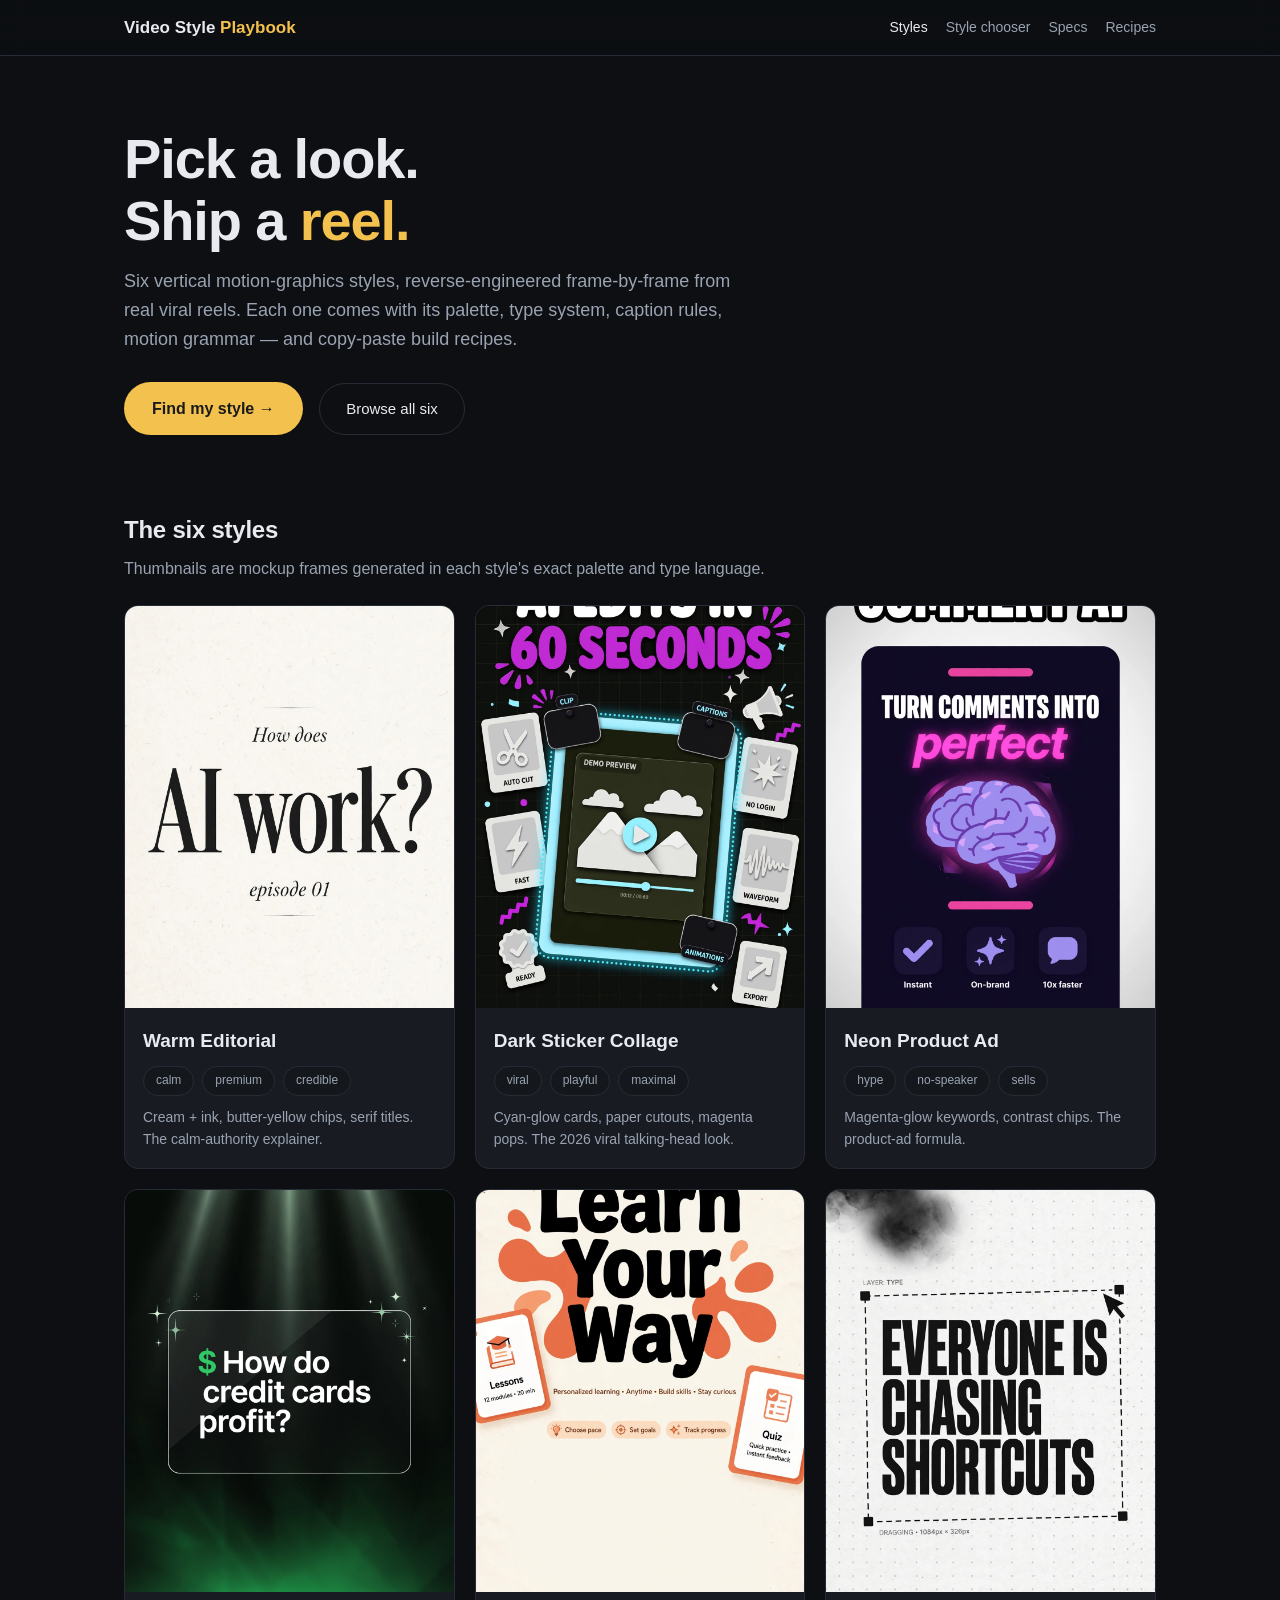
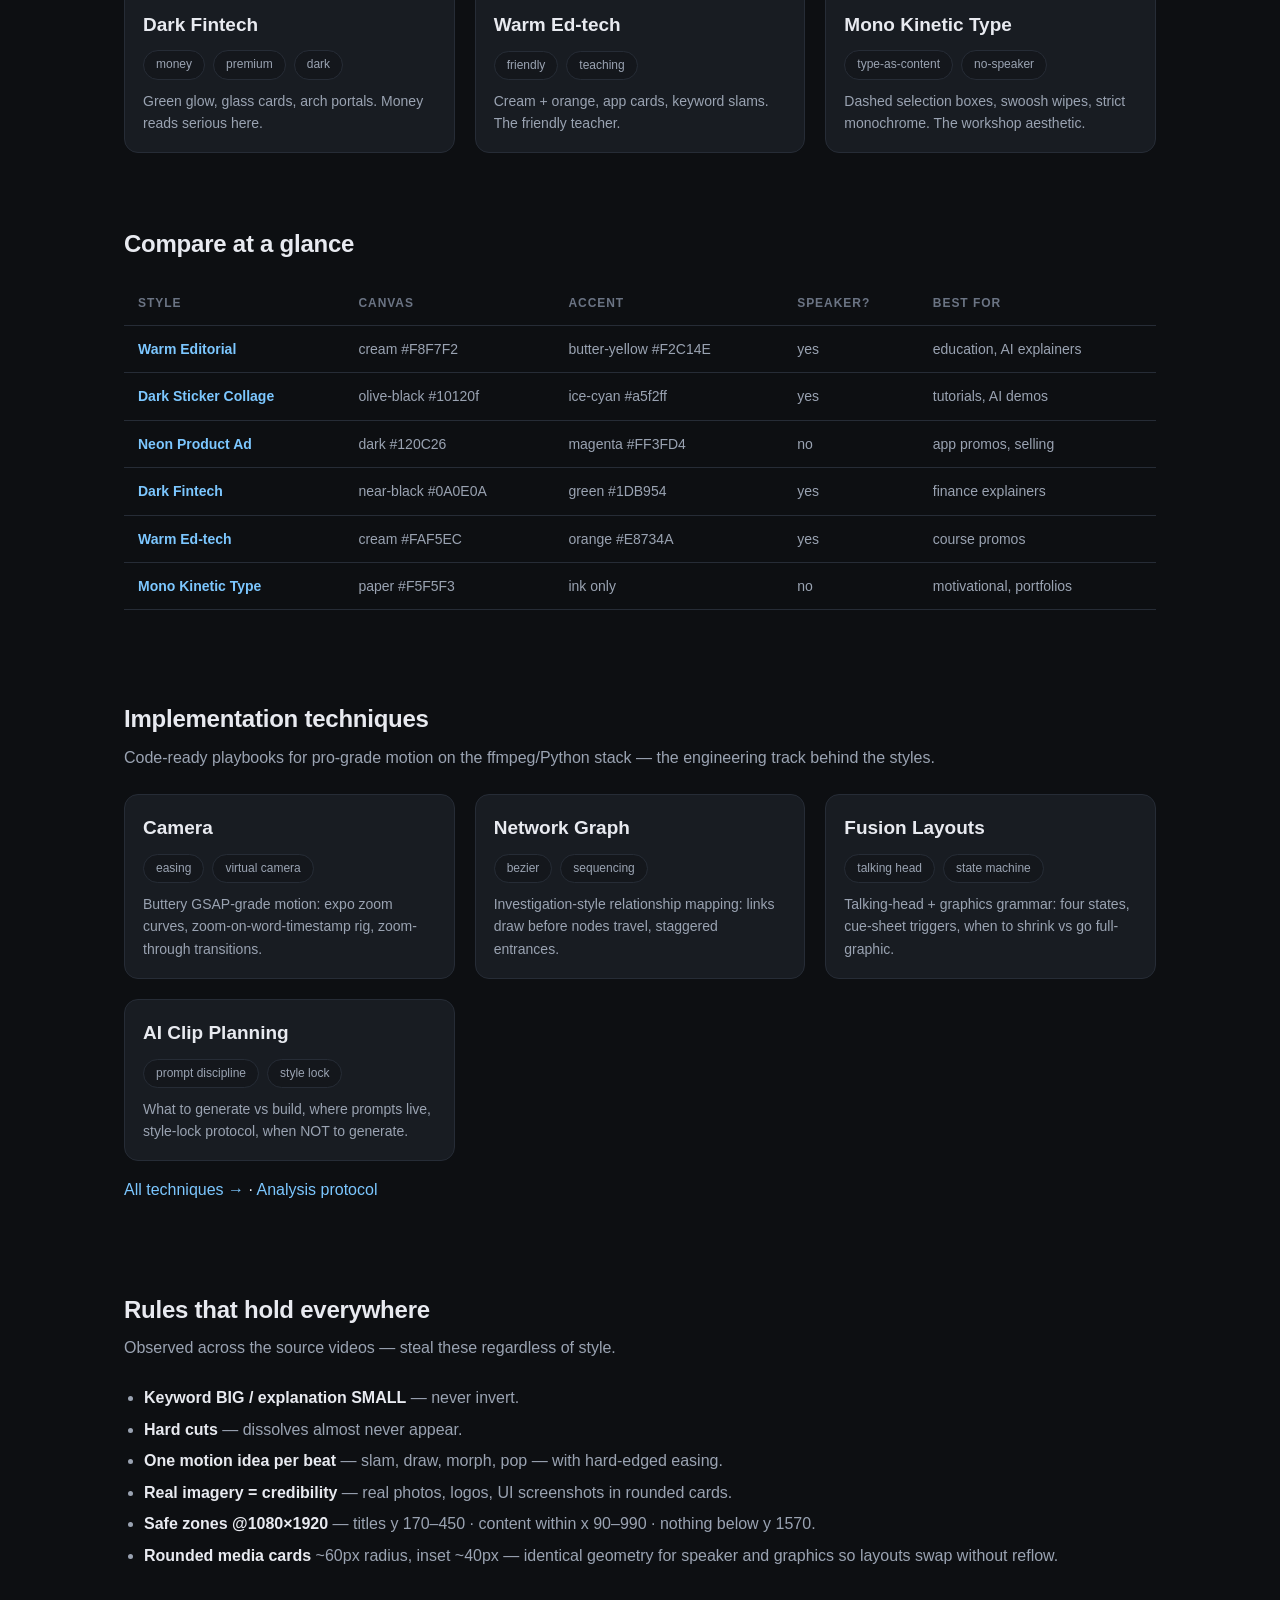
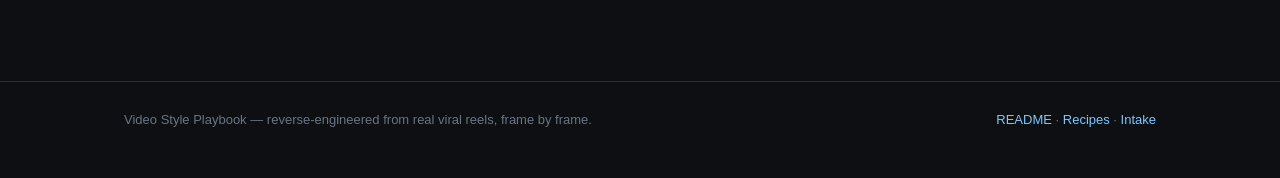
<file: docs/index.html>
<!DOCTYPE html>
<html lang="en">
<head>
<meta charset="utf-8">
<meta name="viewport" content="width=device-width, initial-scale=1">
<title>Video Style Playbook — pick a look, ship a reel</title>
<link rel="stylesheet" href="assets/style.css">
</head>
<body>
<nav class="nav"><div class="nav-inner">
  <a class="brand" href="index.html">Video Style <span>Playbook</span></a>
  <div class="nav-links">
    <a href="index.html" class="active">Styles</a>
    <a href="chooser.html">Style chooser</a>
    <a href="../STYLES.md">Specs</a>
    <a href="../RECIPES.md">Recipes</a>
  </div>
</div></nav>

<div class="wrap">
  <header class="hero">
    <h1>Pick a look.<br>Ship a <em>reel.</em></h1>
    <p>Six vertical motion-graphics styles, reverse-engineered frame-by-frame
    from real viral reels. Each one comes with its palette, type system,
    caption rules, motion grammar — and copy-paste build recipes.</p>
    <a class="btn" href="chooser.html">Find my style →</a>
    <a class="btn-ghost" href="#styles">Browse all six</a>
  </header>

  <section class="block" id="styles">
    <h2 class="sec">The six styles</h2>
    <p class="lead">Thumbnails are mockup frames generated in each style's exact palette and type language.</p>
    <div class="grid">
      <div class="card">
        <a href="styles/warm-editorial.html"><img src="examples/warm-editorial/01-hook.webp" alt="Warm Editorial"></a>
        <div class="card-body">
          <h3><a href="styles/warm-editorial.html">Warm Editorial</a></h3>
          <div class="tags"><span class="tag">calm</span><span class="tag">premium</span><span class="tag">credible</span></div>
          <p>Cream + ink, butter-yellow chips, serif titles. The calm-authority explainer.</p>
        </div>
      </div>
      <div class="card">
        <a href="styles/dark-sticker-collage.html"><img src="examples/dark-sticker-collage/01-hook.webp" alt="Dark Sticker Collage"></a>
        <div class="card-body">
          <h3><a href="styles/dark-sticker-collage.html">Dark Sticker Collage</a></h3>
          <div class="tags"><span class="tag">viral</span><span class="tag">playful</span><span class="tag">maximal</span></div>
          <p>Cyan-glow cards, paper cutouts, magenta pops. The 2026 viral talking-head look.</p>
        </div>
      </div>
      <div class="card">
        <a href="styles/neon-product-ad.html"><img src="examples/neon-product-ad/01-hook.webp" alt="Neon Product Ad"></a>
        <div class="card-body">
          <h3><a href="styles/neon-product-ad.html">Neon Product Ad</a></h3>
          <div class="tags"><span class="tag">hype</span><span class="tag">no-speaker</span><span class="tag">sells</span></div>
          <p>Magenta-glow keywords, contrast chips. The product-ad formula.</p>
        </div>
      </div>
      <div class="card">
        <a href="styles/dark-fintech.html"><img src="examples/dark-fintech/01-hook.webp" alt="Dark Fintech"></a>
        <div class="card-body">
          <h3><a href="styles/dark-fintech.html">Dark Fintech</a></h3>
          <div class="tags"><span class="tag">money</span><span class="tag">premium</span><span class="tag">dark</span></div>
          <p>Green glow, glass cards, arch portals. Money reads serious here.</p>
        </div>
      </div>
      <div class="card">
        <a href="styles/warm-edtech.html"><img src="examples/warm-edtech/01-hook.webp" alt="Warm Ed-tech"></a>
        <div class="card-body">
          <h3><a href="styles/warm-edtech.html">Warm Ed-tech</a></h3>
          <div class="tags"><span class="tag">friendly</span><span class="tag">teaching</span></div>
          <p>Cream + orange, app cards, keyword slams. The friendly teacher.</p>
        </div>
      </div>
      <div class="card">
        <a href="styles/mono-kinetic.html"><img src="examples/mono-kinetic/01-hook.webp" alt="Mono Kinetic Type"></a>
        <div class="card-body">
          <h3><a href="styles/mono-kinetic.html">Mono Kinetic Type</a></h3>
          <div class="tags"><span class="tag">type-as-content</span><span class="tag">no-speaker</span></div>
          <p>Dashed selection boxes, swoosh wipes, strict monochrome. The workshop aesthetic.</p>
        </div>
      </div>
    </div>
  </section>

  <section class="block">
    <h2 class="sec">Compare at a glance</h2>
    <table class="cmp">
      <tr><th>Style</th><th>Canvas</th><th>Accent</th><th>Speaker?</th><th>Best for</th></tr>
      <tr><td><a href="styles/warm-editorial.html">Warm Editorial</a></td><td>cream #F8F7F2</td><td>butter-yellow #F2C14E</td><td>yes</td><td>education, AI explainers</td></tr>
      <tr><td><a href="styles/dark-sticker-collage.html">Dark Sticker Collage</a></td><td>olive-black #10120f</td><td>ice-cyan #a5f2ff</td><td>yes</td><td>tutorials, AI demos</td></tr>
      <tr><td><a href="styles/neon-product-ad.html">Neon Product Ad</a></td><td>dark #120C26</td><td>magenta #FF3FD4</td><td>no</td><td>app promos, selling</td></tr>
      <tr><td><a href="styles/dark-fintech.html">Dark Fintech</a></td><td>near-black #0A0E0A</td><td>green #1DB954</td><td>yes</td><td>finance explainers</td></tr>
      <tr><td><a href="styles/warm-edtech.html">Warm Ed-tech</a></td><td>cream #FAF5EC</td><td>orange #E8734A</td><td>yes</td><td>course promos</td></tr>
      <tr><td><a href="styles/mono-kinetic.html">Mono Kinetic Type</a></td><td>paper #F5F5F3</td><td>ink only</td><td>no</td><td>motivational, portfolios</td></tr>
    </table>
  </section>

  <section class="block">
    <h2 class="sec">Implementation techniques</h2>
    <p class="lead">Code-ready playbooks for pro-grade motion on the ffmpeg/Python stack — the engineering track behind the styles.</p>
    <div class="grid">
      <div class="card"><div class="card-body">
        <h3><a href="techniques/camera.html">Camera</a></h3>
        <div class="tags"><span class="tag">easing</span><span class="tag">virtual camera</span></div>
        <p>Buttery GSAP-grade motion: expo zoom curves, zoom-on-word-timestamp rig, zoom-through transitions.</p>
      </div></div>
      <div class="card"><div class="card-body">
        <h3><a href="techniques/network-graph.html">Network Graph</a></h3>
        <div class="tags"><span class="tag">bezier</span><span class="tag">sequencing</span></div>
        <p>Investigation-style relationship mapping: links draw before nodes travel, staggered entrances.</p>
      </div></div>
      <div class="card"><div class="card-body">
        <h3><a href="techniques/fusion-layouts.html">Fusion Layouts</a></h3>
        <div class="tags"><span class="tag">talking head</span><span class="tag">state machine</span></div>
        <p>Talking-head + graphics grammar: four states, cue-sheet triggers, when to shrink vs go full-graphic.</p>
      </div></div>
      <div class="card"><div class="card-body">
        <h3><a href="techniques/ai-clip-planning.html">AI Clip Planning</a></h3>
        <div class="tags"><span class="tag">prompt discipline</span><span class="tag">style lock</span></div>
        <p>What to generate vs build, where prompts live, style-lock protocol, when NOT to generate.</p>
      </div></div>
    </div>
    <p style="margin-top:16px"><a href="techniques/index.html">All techniques →</a> · <a href="techniques/ANALYSIS-PROTOCOL.html">Analysis protocol</a></p>
  </section>

  <section class="block">
    <h2 class="sec">Rules that hold everywhere</h2>
    <p class="lead">Observed across the source videos — steal these regardless of style.</p>
    <ul class="tight">
      <li><b>Keyword BIG / explanation SMALL</b> — never invert.</li>
      <li><b>Hard cuts</b> — dissolves almost never appear.</li>
      <li><b>One motion idea per beat</b> — slam, draw, morph, pop — with hard-edged easing.</li>
      <li><b>Real imagery = credibility</b> — real photos, logos, UI screenshots in rounded cards.</li>
      <li><b>Safe zones @1080×1920</b> — titles y 170–450 · content within x 90–990 · nothing below y 1570.</li>
      <li><b>Rounded media cards</b> ~60px radius, inset ~40px — identical geometry for speaker and graphics so layouts swap without reflow.</li>
    </ul>
  </section>
</div>

<footer><div class="wrap">
  <span>Video Style Playbook — reverse-engineered from real viral reels, frame by frame.</span>
  <span><a href="../README.md">README</a> · <a href="../RECIPES.md">Recipes</a> · <a href="../INTAKE.md">Intake</a></span>
</div></footer>
<script src="assets/site.js"></script>
</body>
</html>
</file>
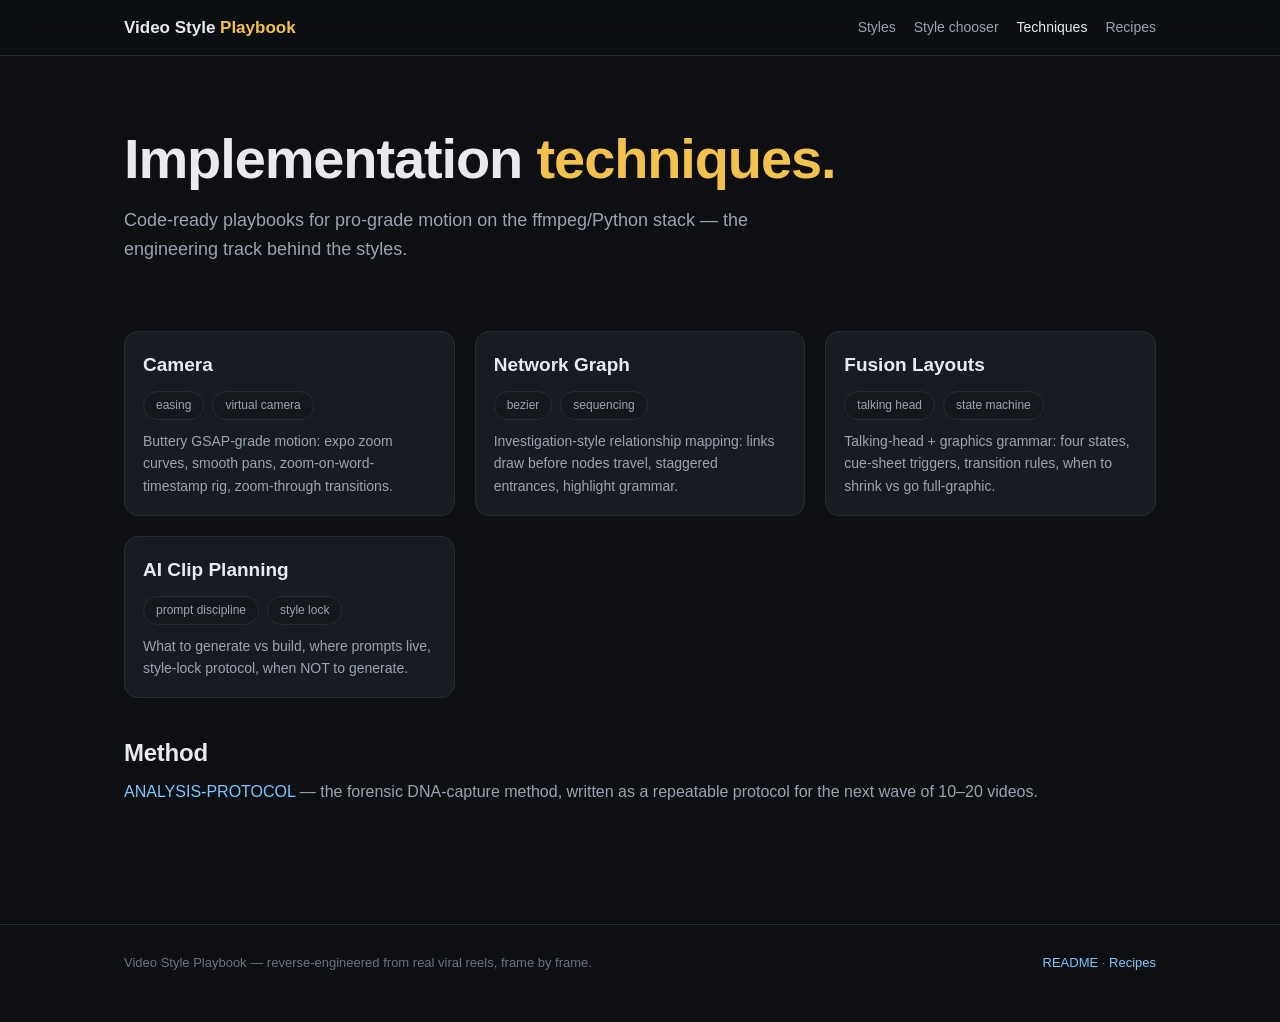
<file: docs/techniques/index.html>
<!DOCTYPE html>
<html lang="en">
<head>
<meta charset="utf-8">
<meta name="viewport" content="width=device-width, initial-scale=1">
<title>Techniques — Video Style Playbook</title>
<link rel="stylesheet" href="../assets/style.css">
</head>
<body>
<nav class="nav"><div class="nav-inner">
  <a class="brand" href="../index.html">Video Style <span>Playbook</span></a>
  <div class="nav-links">
    <a href="../index.html">Styles</a>
    <a href="../chooser.html">Style chooser</a>
    <a href="index.html" class="active">Techniques</a>
    <a href="../../RECIPES.md">Recipes</a>
  </div>
</div></nav>
<div class="wrap">
  <header class="hero">
    <h1>Implementation <em>techniques.</em></h1>
    <p>Code-ready playbooks for pro-grade motion on the ffmpeg/Python stack — the engineering track behind the styles.</p>
  </header>
  <div class="grid">
    <div class="card"><div class="card-body">
      <h3><a href="camera.html">Camera</a></h3>
      <div class="tags"><span class="tag">easing</span><span class="tag">virtual camera</span></div>
      <p>Buttery GSAP-grade motion: expo zoom curves, smooth pans, zoom-on-word-timestamp rig, zoom-through transitions.</p>
    </div></div>
    <div class="card"><div class="card-body">
      <h3><a href="network-graph.html">Network Graph</a></h3>
      <div class="tags"><span class="tag">bezier</span><span class="tag">sequencing</span></div>
      <p>Investigation-style relationship mapping: links draw before nodes travel, staggered entrances, highlight grammar.</p>
    </div></div>
    <div class="card"><div class="card-body">
      <h3><a href="fusion-layouts.html">Fusion Layouts</a></h3>
      <div class="tags"><span class="tag">talking head</span><span class="tag">state machine</span></div>
      <p>Talking-head + graphics grammar: four states, cue-sheet triggers, transition rules, when to shrink vs go full-graphic.</p>
    </div></div>
    <div class="card"><div class="card-body">
      <h3><a href="ai-clip-planning.html">AI Clip Planning</a></h3>
      <div class="tags"><span class="tag">prompt discipline</span><span class="tag">style lock</span></div>
      <p>What to generate vs build, where prompts live, style-lock protocol, when NOT to generate.</p>
    </div></div>
  </div>
  <section class="block">
    <h2 class="sec">Method</h2>
    <p class="lead"><a href="analysis-protocol.html">ANALYSIS-PROTOCOL</a> — the forensic DNA-capture method, written as a repeatable protocol for the next wave of 10–20 videos.</p>
  </section>
</div>
<footer><div class="wrap">
  <span>Video Style Playbook — reverse-engineered from real viral reels, frame by frame.</span>
  <span><a href="../../README.md">README</a> · <a href="../../RECIPES.md">Recipes</a></span>
</div></footer>
<script src="../assets/site.js"></script>
</body>
</html>
</file>
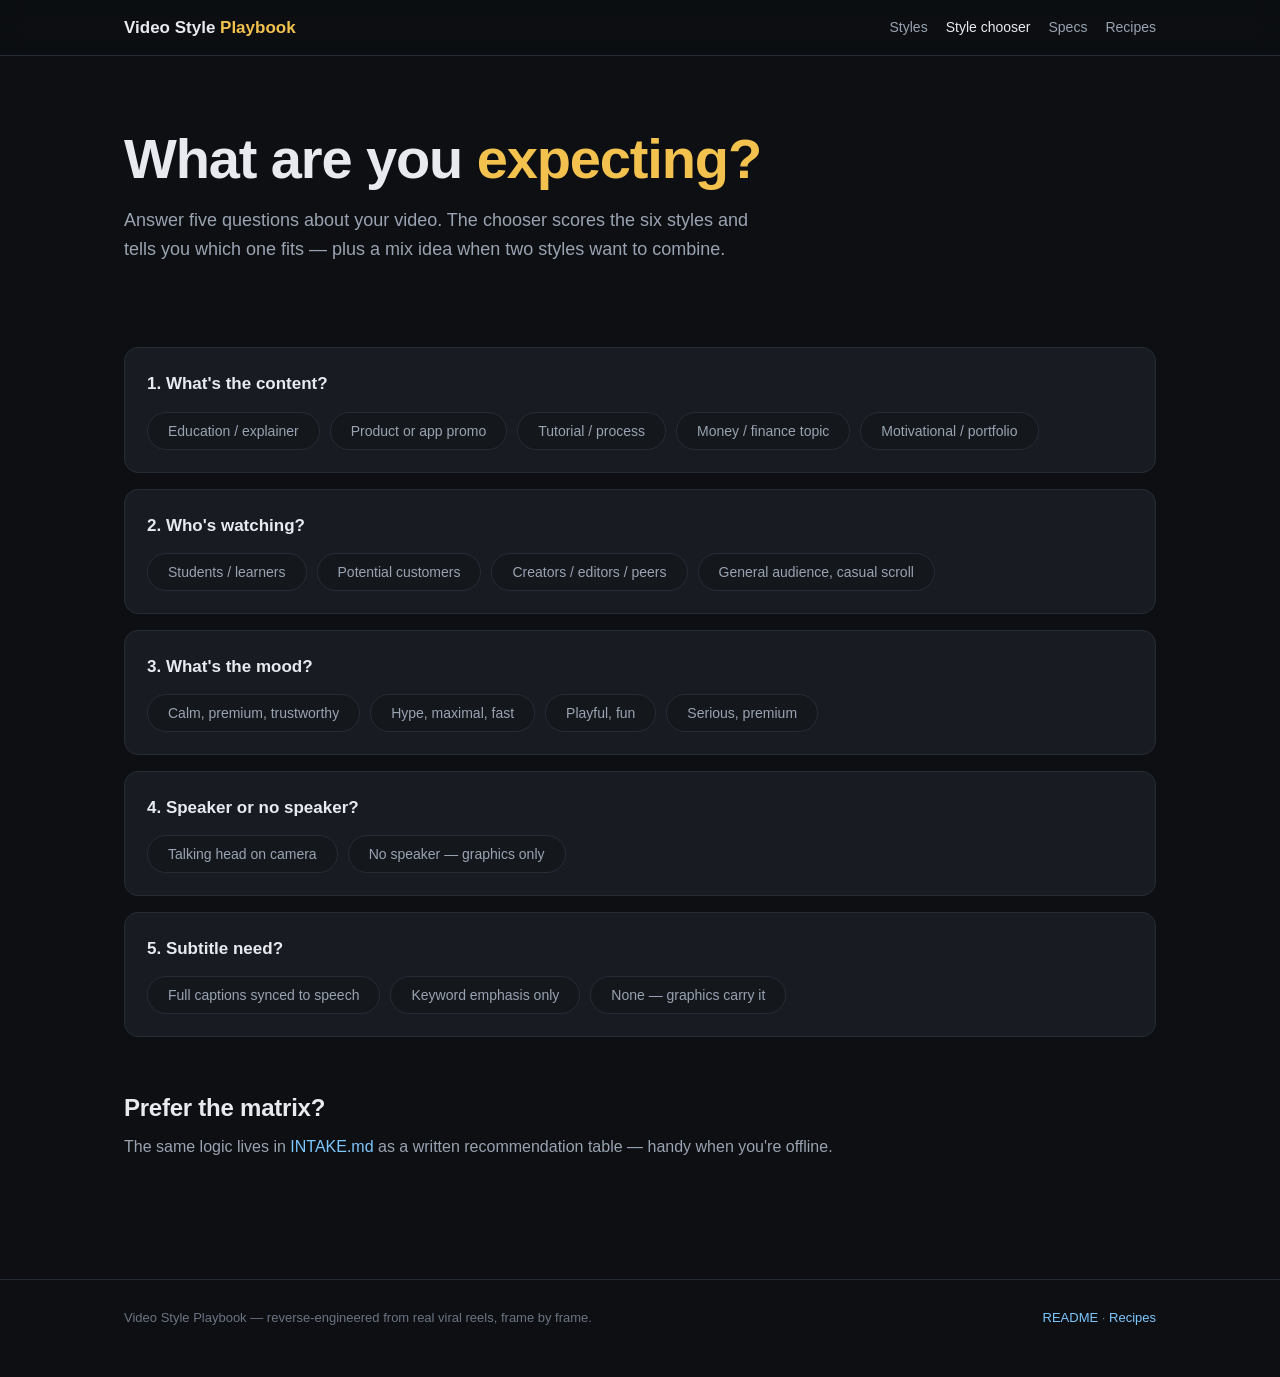
<file: docs/chooser.html>
<!DOCTYPE html>
<html lang="en">
<head>
<meta charset="utf-8">
<meta name="viewport" content="width=device-width, initial-scale=1">
<title>Style chooser — Video Style Playbook</title>
<link rel="stylesheet" href="assets/style.css">
</head>
<body>
<nav class="nav"><div class="nav-inner">
  <a class="brand" href="index.html">Video Style <span>Playbook</span></a>
  <div class="nav-links">
    <a href="index.html">Styles</a>
    <a href="chooser.html" class="active">Style chooser</a>
    <a href="../STYLES.md">Specs</a>
    <a href="../RECIPES.md">Recipes</a>
  </div>
</div></nav>

<div class="wrap" id="chooser">
  <header class="hero">
    <h1>What are you <em>expecting?</em></h1>
    <p>Answer five questions about your video. The chooser scores the six
    styles and tells you which one fits — plus a mix idea when two styles
    want to combine.</p>
  </header>

  <div class="q" data-q="q1">
    <h3>1. What's the content?</h3>
    <div class="opts">
      <button class="opt" data-v="education">Education / explainer</button>
      <button class="opt" data-v="product">Product or app promo</button>
      <button class="opt" data-v="tutorial">Tutorial / process</button>
      <button class="opt" data-v="money">Money / finance topic</button>
      <button class="opt" data-v="motivate">Motivational / portfolio</button>
    </div>
  </div>

  <div class="q" data-q="q2">
    <h3>2. Who's watching?</h3>
    <div class="opts">
      <button class="opt" data-v="learners">Students / learners</button>
      <button class="opt" data-v="customers">Potential customers</button>
      <button class="opt" data-v="creators">Creators / editors / peers</button>
      <button class="opt" data-v="casual">General audience, casual scroll</button>
    </div>
  </div>

  <div class="q" data-q="q3">
    <h3>3. What's the mood?</h3>
    <div class="opts">
      <button class="opt" data-v="calm">Calm, premium, trustworthy</button>
      <button class="opt" data-v="hype">Hype, maximal, fast</button>
      <button class="opt" data-v="playful">Playful, fun</button>
      <button class="opt" data-v="serious">Serious, premium</button>
    </div>
  </div>

  <div class="q" data-q="q4">
    <h3>4. Speaker or no speaker?</h3>
    <div class="opts">
      <button class="opt" data-v="speaker">Talking head on camera</button>
      <button class="opt" data-v="nospeaker">No speaker — graphics only</button>
    </div>
  </div>

  <div class="q" data-q="q5">
    <h3>5. Subtitle need?</h3>
    <div class="opts">
      <button class="opt" data-v="full">Full captions synced to speech</button>
      <button class="opt" data-v="keywords">Keyword emphasis only</button>
      <button class="opt" data-v="none">None — graphics carry it</button>
    </div>
  </div>

  <div id="result"></div>

  <section class="block">
    <h2 class="sec">Prefer the matrix?</h2>
    <p class="lead">The same logic lives in <a href="../INTAKE.md">INTAKE.md</a> as a written recommendation table — handy when you're offline.</p>
  </section>
</div>

<footer><div class="wrap">
  <span>Video Style Playbook — reverse-engineered from real viral reels, frame by frame.</span>
  <span><a href="../README.md">README</a> · <a href="../RECIPES.md">Recipes</a></span>
</div></footer>
<script src="assets/site.js"></script>
</body>
</html>
</file>
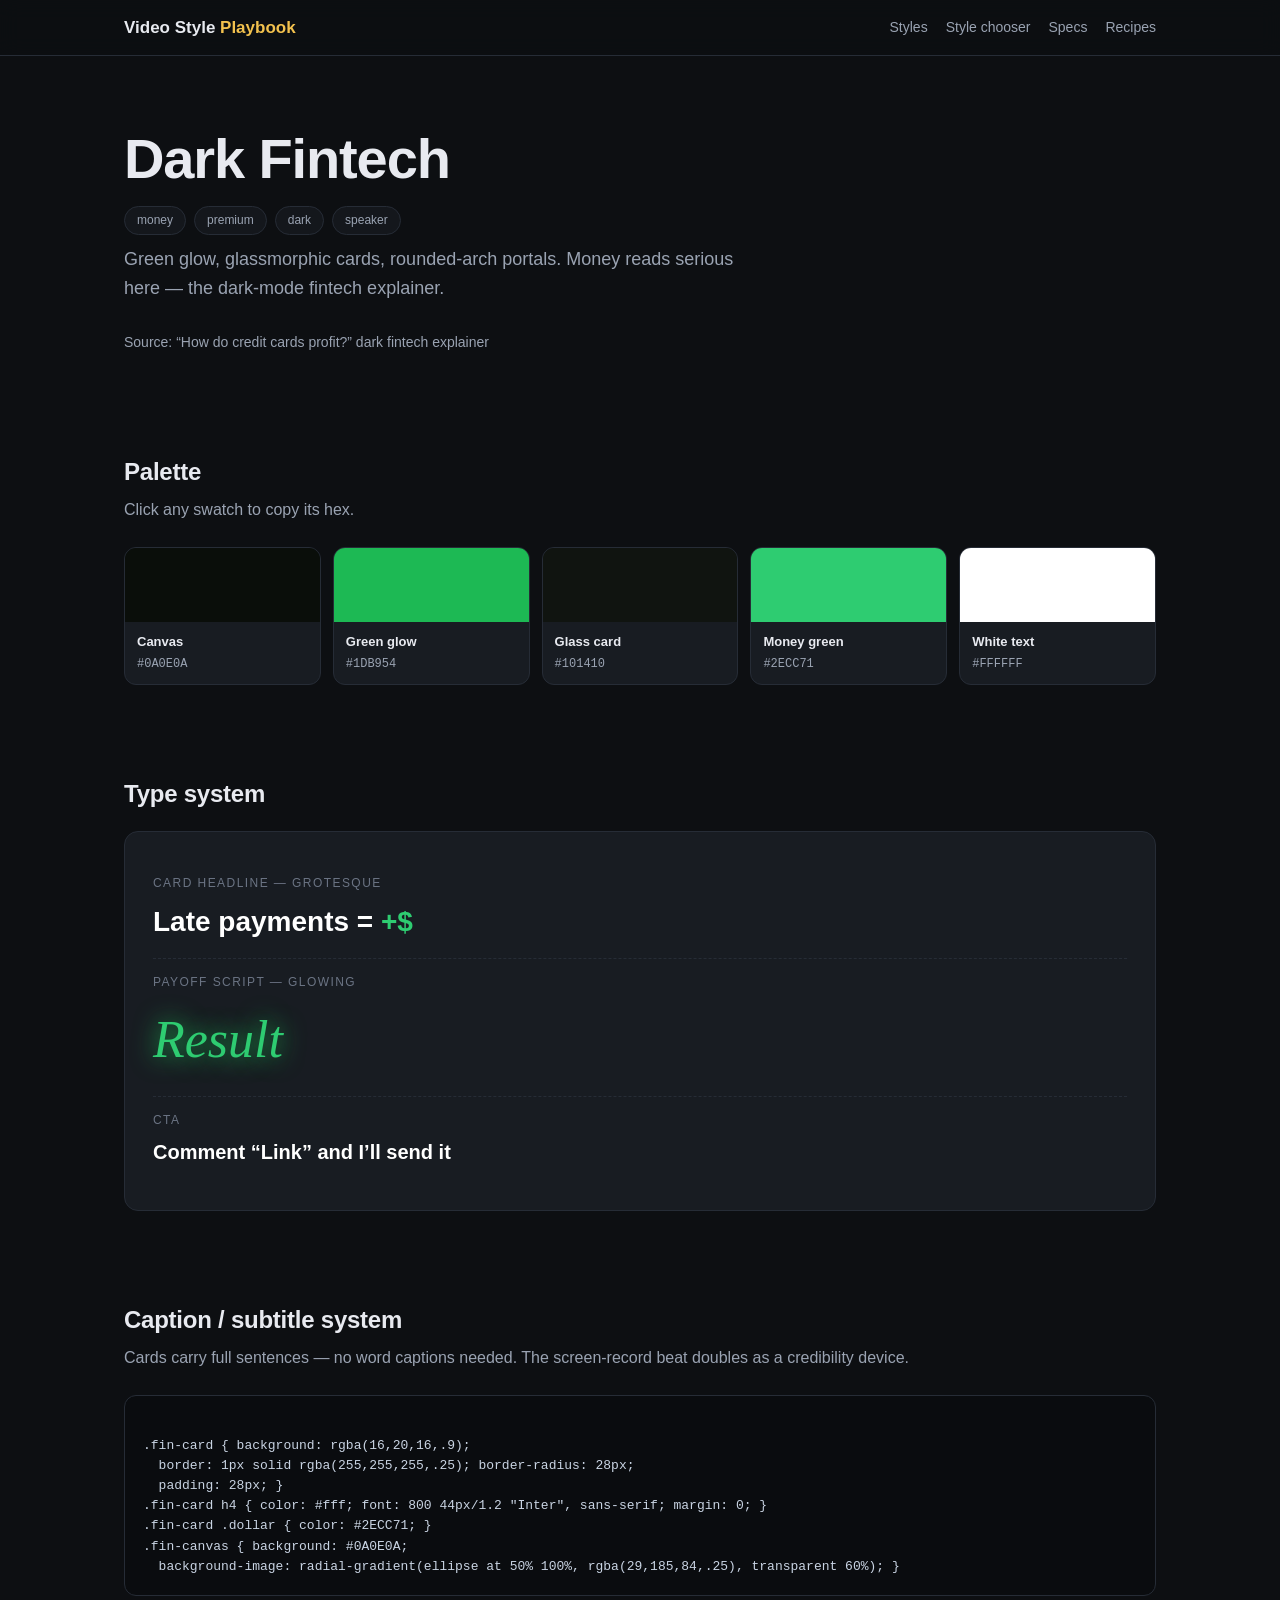
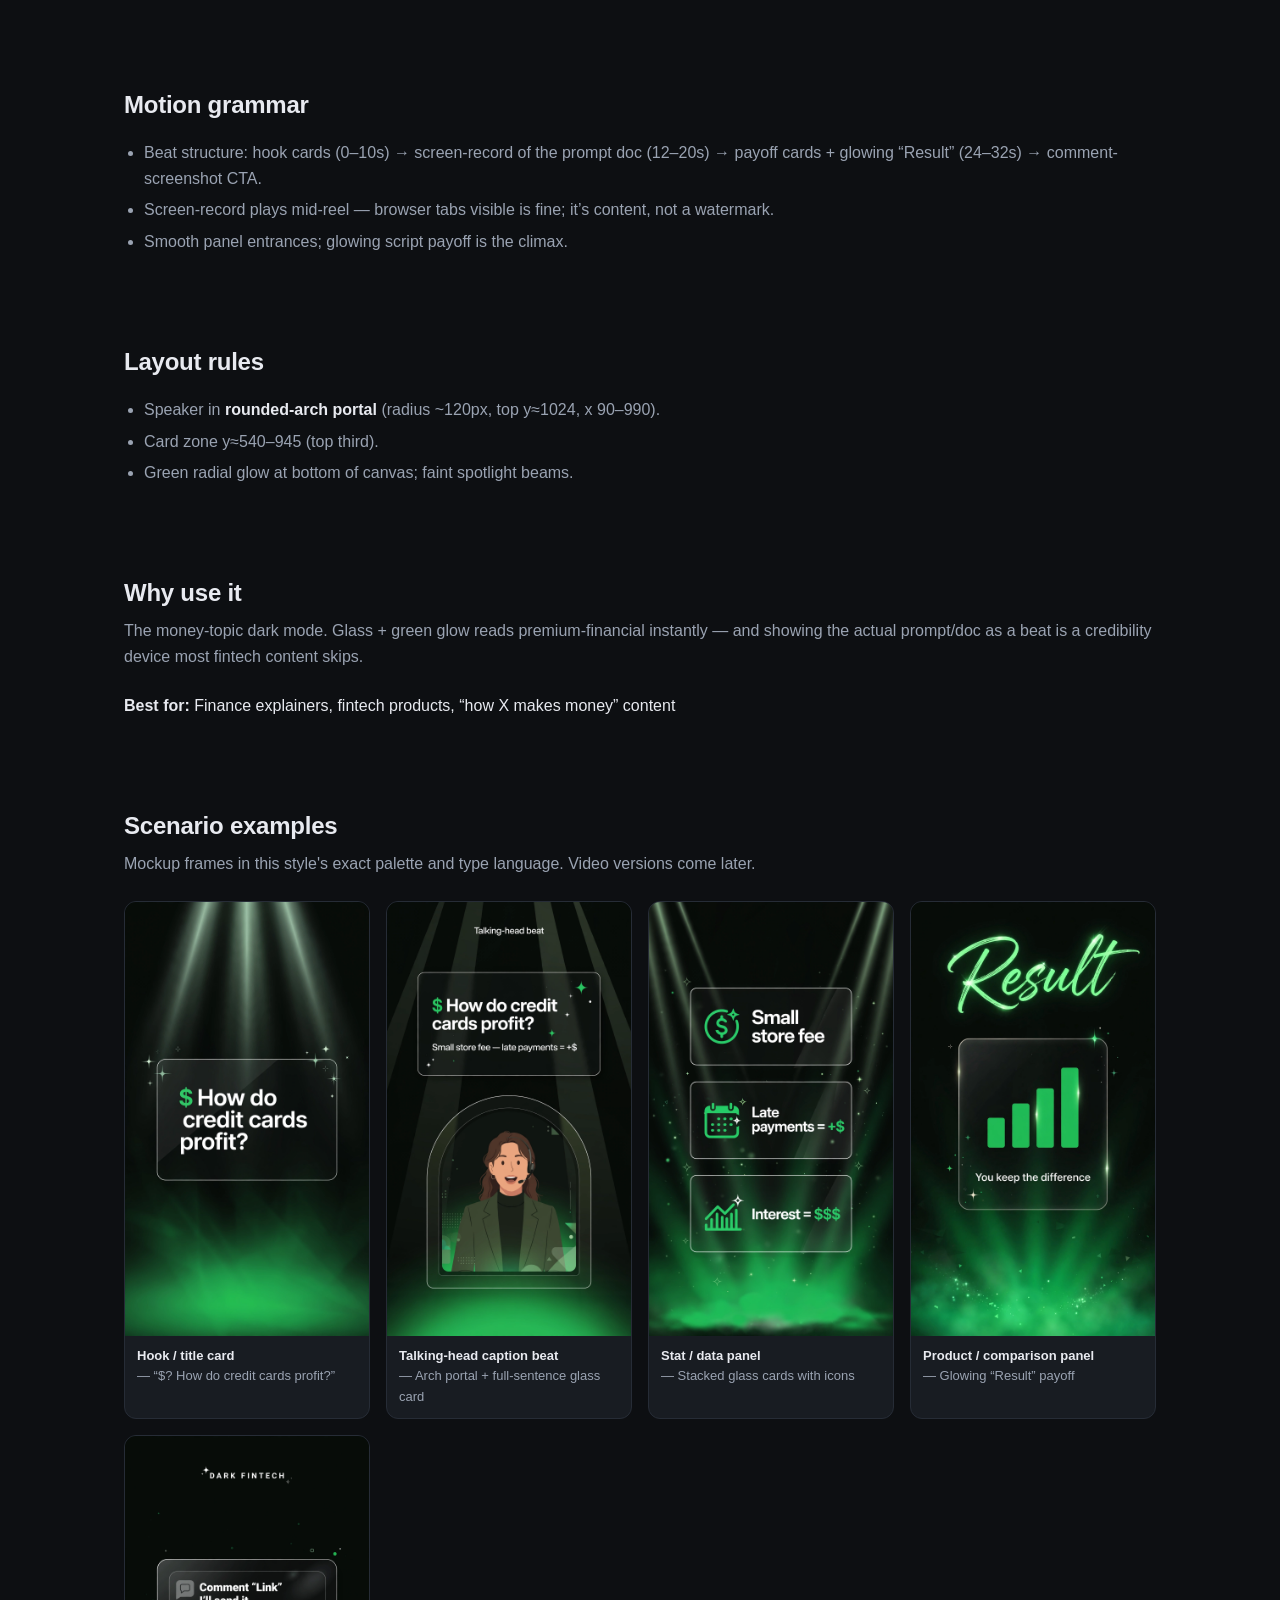
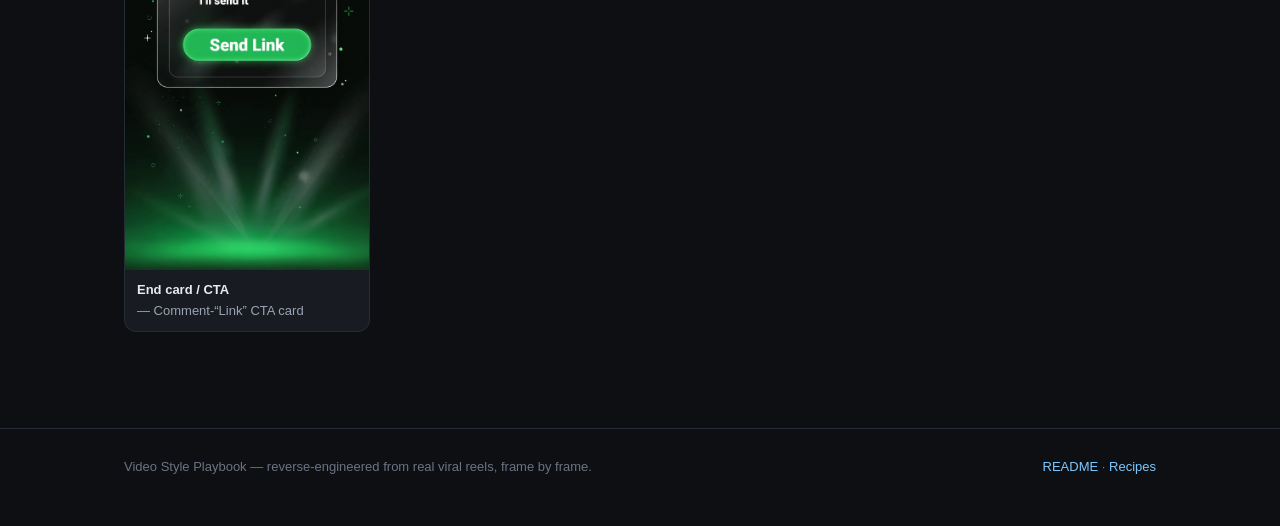
<file: docs/styles/dark-fintech.html>
<!DOCTYPE html>
<html lang="en">
<head>
<meta charset="utf-8">
<meta name="viewport" content="width=device-width, initial-scale=1">
<title>Dark Fintech — Video Style Playbook</title>
<link rel="stylesheet" href="../assets/style.css">
</head>
<body>
<nav class="nav"><div class="nav-inner">
  <a class="brand" href="../index.html">Video Style <span>Playbook</span></a>
  <div class="nav-links">
    <a href="../index.html">Styles</a>
    <a href="../chooser.html">Style chooser</a>
    <a href="../../STYLES.md">Specs</a>
    <a href="../../RECIPES.md">Recipes</a>
  </div>
</div></nav>
<div class="wrap">
  <header class="hero">
    <h1>Dark Fintech</h1>
    <div class="tags"><span class="tag">money</span><span class="tag">premium</span><span class="tag">dark</span><span class="tag">speaker</span></div>
    <p>Green glow, glassmorphic cards, rounded-arch portals. Money reads serious here — the dark-mode fintech explainer.</p>
    <p class="lead" style="font-size:14px">Source: “How do credit cards profit?” dark fintech explainer</p>
  </header>

  <section class="block">
    <h2 class="sec">Palette</h2>
    <p class="lead">Click any swatch to copy its hex.</p>
    <div class="swatches">
      <div class="swatch" data-copy="#0A0E0A">
        <div class="color" style="background:#0A0E0A"></div>
        <div class="meta"><b>Canvas</b><code>#0A0E0A</code></div>
      </div>
      <div class="swatch" data-copy="#1DB954">
        <div class="color" style="background:#1DB954"></div>
        <div class="meta"><b>Green glow</b><code>#1DB954</code></div>
      </div>
      <div class="swatch" data-copy="#101410">
        <div class="color" style="background:#101410"></div>
        <div class="meta"><b>Glass card</b><code>#101410</code></div>
      </div>
      <div class="swatch" data-copy="#2ECC71">
        <div class="color" style="background:#2ECC71"></div>
        <div class="meta"><b>Money green</b><code>#2ECC71</code></div>
      </div>
      <div class="swatch" data-copy="#FFFFFF">
        <div class="color" style="background:#FFFFFF"></div>
        <div class="meta"><b>White text</b><code>#FFFFFF</code></div>
      </div>
    </div>
  </section>

  <section class="block">
    <h2 class="sec">Type system</h2>
    <div class="specimen">
      <div class="row">
        <div class="lbl">Card headline — grotesque</div>
        <div style="font-family: Arial, sans-serif; font-weight: 800; font-size: 28px; color: #fff">Late payments = <span style='color:#2ECC71'>+$</span></div>
      </div>
      <div class="row">
        <div class="lbl">Payoff script — glowing</div>
        <div style="font-family: Georgia, serif; font-style: italic; font-size: 52px; color: #2ECC71; text-shadow: 0 0 24px #1DB954">Result</div>
      </div>
      <div class="row">
        <div class="lbl">CTA</div>
        <div style="font-family: Arial, sans-serif; font-weight: 700; font-size: 20px; color: #fff">Comment “Link” and I’ll send it</div>
      </div>
    </div>
  </section>

  <section class="block">
    <h2 class="sec">Caption / subtitle system</h2>
    <p class="lead">Cards carry full sentences — no word captions needed. The screen-record beat doubles as a credibility device.</p>
    <div class="code-wrap">
      <button class="copy-btn" data-copy=".fin-card { background: rgba(16,20,16,.9);
  border: 1px solid rgba(255,255,255,.25); border-radius: 28px;
  padding: 28px; }
.fin-card h4 { color: #fff; font: 800 44px/1.2 &quot;Inter&quot;, sans-serif; margin: 0; }
.fin-card .dollar { color: #2ECC71; }
.fin-canvas { background: #0A0E0A;
  background-image: radial-gradient(ellipse at 50% 100%, rgba(29,185,84,.25), transparent 60%); }">Copy CSS</button>
      <pre class="code">.fin-card { background: rgba(16,20,16,.9);
  border: 1px solid rgba(255,255,255,.25); border-radius: 28px;
  padding: 28px; }
.fin-card h4 { color: #fff; font: 800 44px/1.2 &quot;Inter&quot;, sans-serif; margin: 0; }
.fin-card .dollar { color: #2ECC71; }
.fin-canvas { background: #0A0E0A;
  background-image: radial-gradient(ellipse at 50% 100%, rgba(29,185,84,.25), transparent 60%); }</pre>
    </div>
  </section>

  <section class="block">
    <h2 class="sec">Motion grammar</h2>
    <ul class="tight">
      <li>Beat structure: hook cards (0–10s) → screen-record of the prompt doc (12–20s) → payoff cards + glowing “Result” (24–32s) → comment-screenshot CTA.</li>
      <li>Screen-record plays mid-reel — browser tabs visible is fine; it’s content, not a watermark.</li>
      <li>Smooth panel entrances; glowing script payoff is the climax.</li>
    </ul>
  </section>

  <section class="block">
    <h2 class="sec">Layout rules</h2>
    <ul class="tight">
      <li>Speaker in <b>rounded-arch portal</b> (radius ~120px, top y≈1024, x 90–990).</li>
      <li>Card zone y≈540–945 (top third).</li>
      <li>Green radial glow at bottom of canvas; faint spotlight beams.</li>
    </ul>
  </section>

  <section class="block why">
    <h2 class="sec">Why use it</h2>
    <p class="lead">The money-topic dark mode. Glass + green glow reads premium-financial instantly — and showing the actual prompt/doc as a beat is a credibility device most fintech content skips.</p>
    <p><b>Best for:</b> Finance explainers, fintech products, “how X makes money” content</p>
  </section>

  <section class="block">
    <h2 class="sec">Scenario examples</h2>
    <p class="lead">Mockup frames in this style's exact palette and type language. Video versions come later.</p>
    <div class="scen-grid">
      <div class="scen">
        <img src="../examples/dark-fintech/01-hook.webp" alt="Hook / title card">
        <div class="cap"><b>Hook / title card</b> — “$? How do credit cards profit?”</div>
      </div>
      <div class="scen">
        <img src="../examples/dark-fintech/02-caption-beat.webp" alt="Talking-head caption beat">
        <div class="cap"><b>Talking-head caption beat</b> — Arch portal + full-sentence glass card</div>
      </div>
      <div class="scen">
        <img src="../examples/dark-fintech/03-data-panel.webp" alt="Stat / data panel">
        <div class="cap"><b>Stat / data panel</b> — Stacked glass cards with icons</div>
      </div>
      <div class="scen">
        <img src="../examples/dark-fintech/04-comparison-panel.webp" alt="Product / comparison panel">
        <div class="cap"><b>Product / comparison panel</b> — Glowing “Result” payoff</div>
      </div>
      <div class="scen">
        <img src="../examples/dark-fintech/05-end-card.webp" alt="End card / CTA">
        <div class="cap"><b>End card / CTA</b> — Comment-“Link” CTA card</div>
      </div>
    </div>
  </section>
</div>
<footer><div class="wrap">
  <span>Video Style Playbook — reverse-engineered from real viral reels, frame by frame.</span>
  <span><a href="../../README.md">README</a> · <a href="../../RECIPES.md">Recipes</a></span>
</div></footer>
<script src="../assets/site.js"></script>
</body>
</html>
</file>
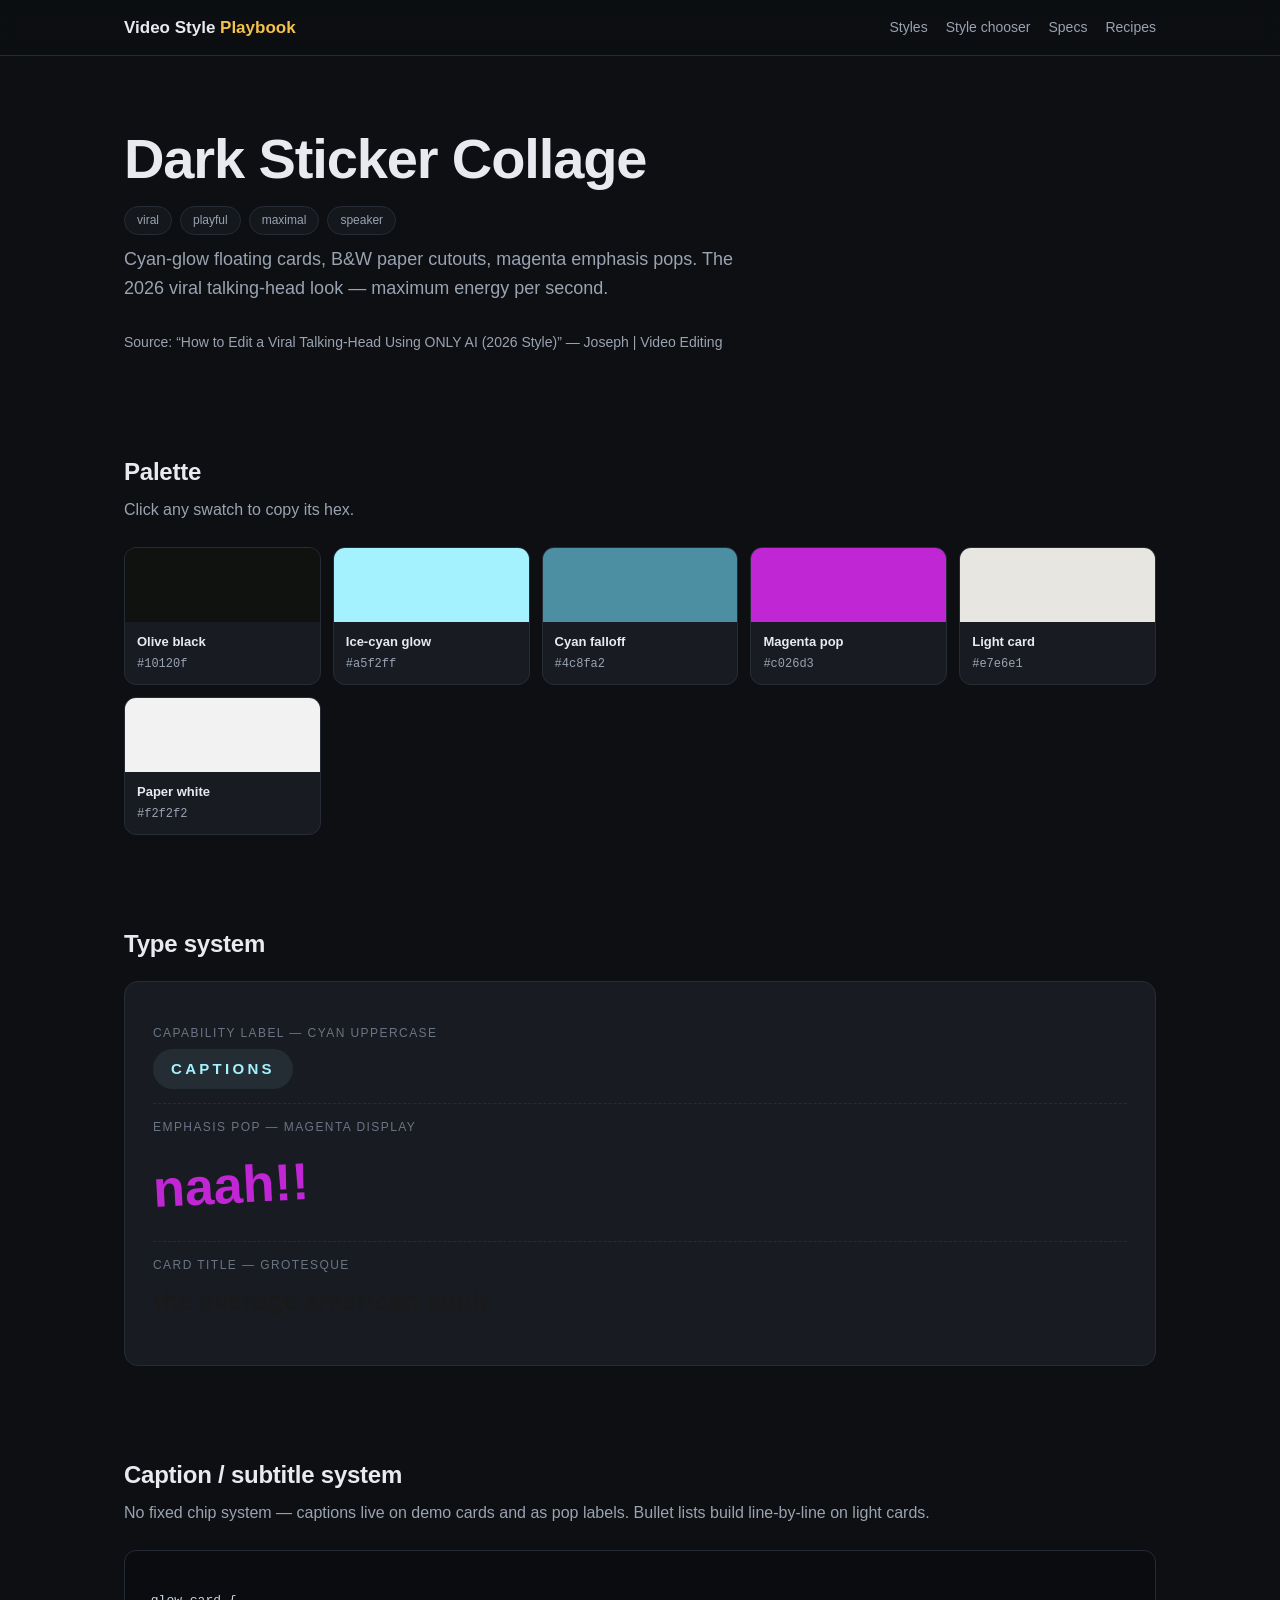
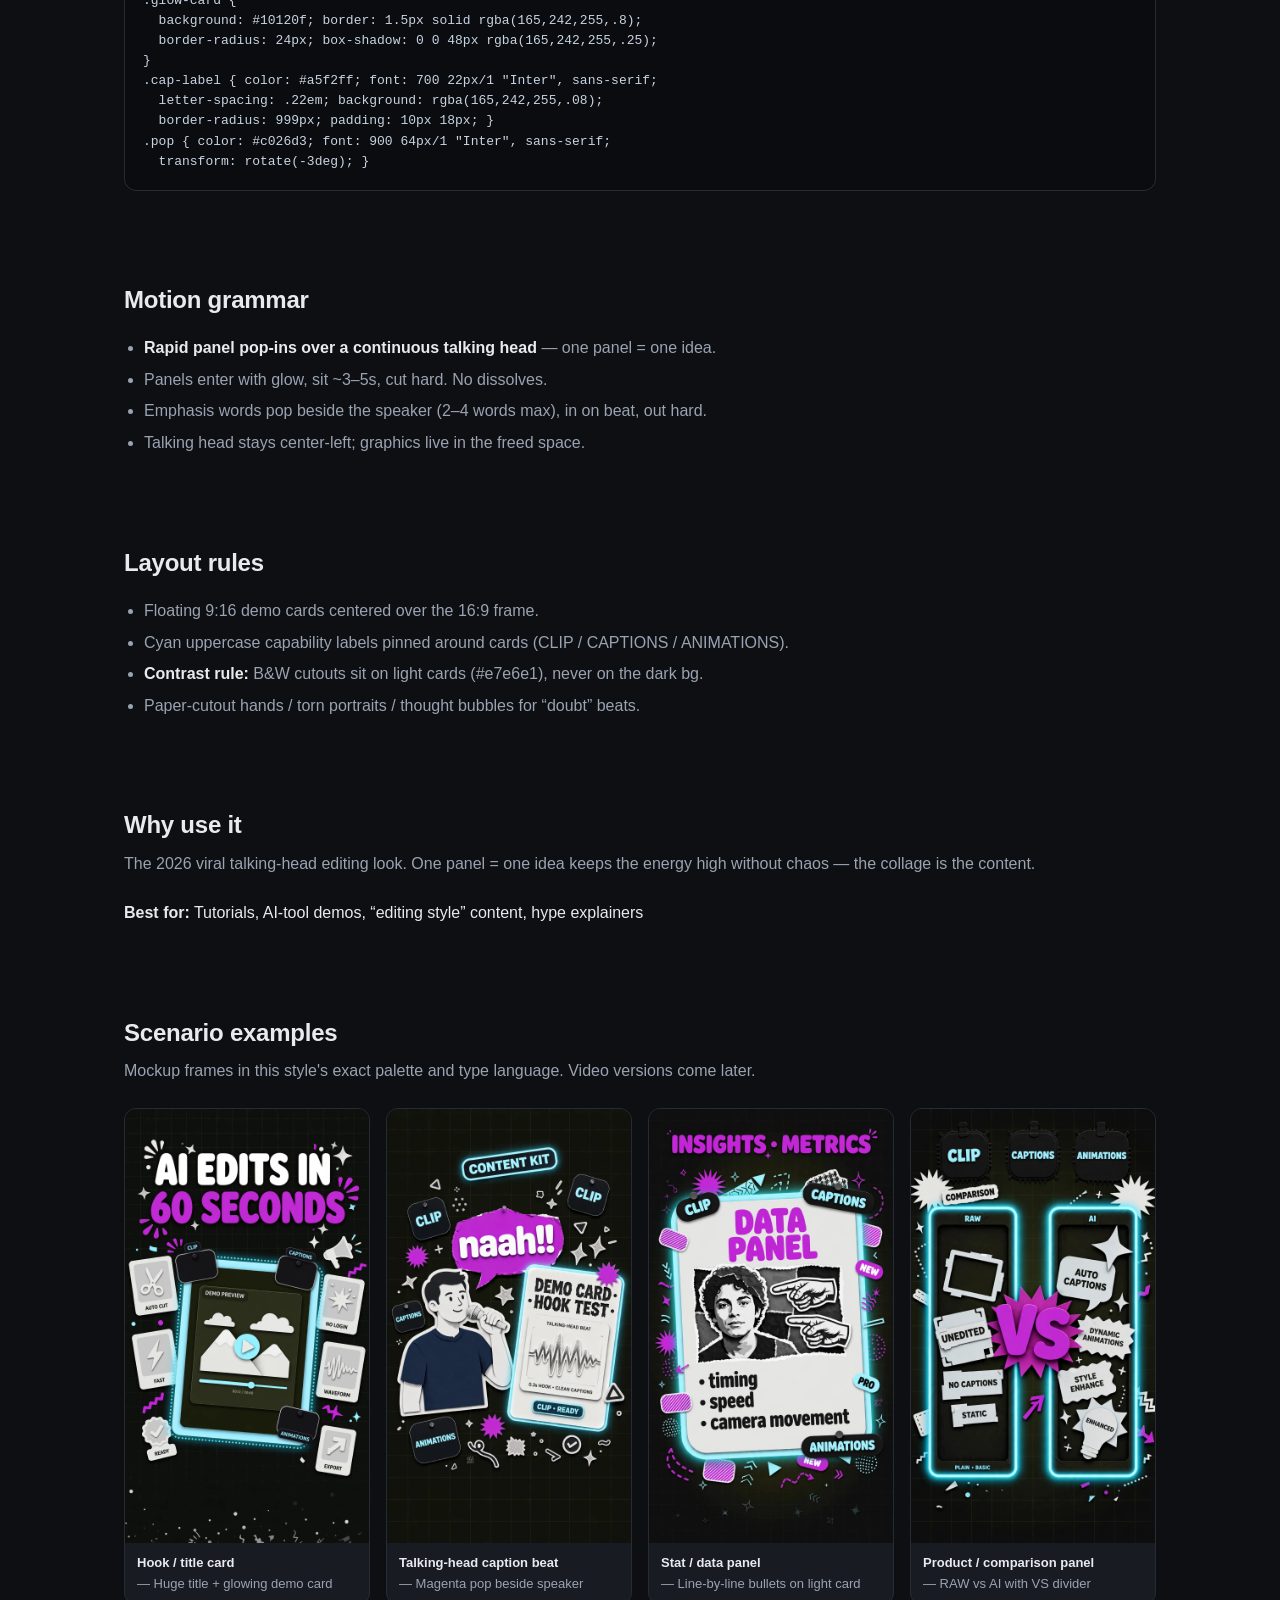
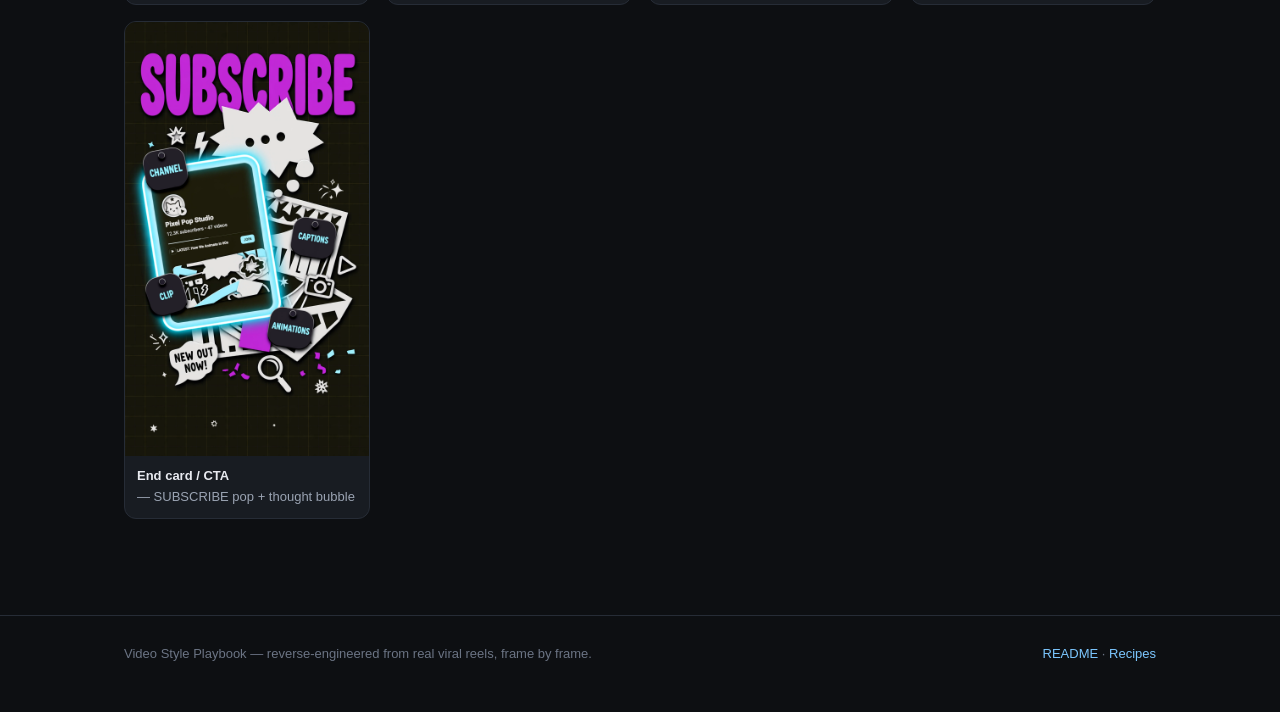
<file: docs/styles/dark-sticker-collage.html>
<!DOCTYPE html>
<html lang="en">
<head>
<meta charset="utf-8">
<meta name="viewport" content="width=device-width, initial-scale=1">
<title>Dark Sticker Collage — Video Style Playbook</title>
<link rel="stylesheet" href="../assets/style.css">
</head>
<body>
<nav class="nav"><div class="nav-inner">
  <a class="brand" href="../index.html">Video Style <span>Playbook</span></a>
  <div class="nav-links">
    <a href="../index.html">Styles</a>
    <a href="../chooser.html">Style chooser</a>
    <a href="../../STYLES.md">Specs</a>
    <a href="../../RECIPES.md">Recipes</a>
  </div>
</div></nav>
<div class="wrap">
  <header class="hero">
    <h1>Dark Sticker Collage</h1>
    <div class="tags"><span class="tag">viral</span><span class="tag">playful</span><span class="tag">maximal</span><span class="tag">speaker</span></div>
    <p>Cyan-glow floating cards, B&amp;W paper cutouts, magenta emphasis pops. The 2026 viral talking-head look — maximum energy per second.</p>
    <p class="lead" style="font-size:14px">Source: “How to Edit a Viral Talking-Head Using ONLY AI (2026 Style)” — Joseph | Video Editing</p>
  </header>

  <section class="block">
    <h2 class="sec">Palette</h2>
    <p class="lead">Click any swatch to copy its hex.</p>
    <div class="swatches">
      <div class="swatch" data-copy="#10120f">
        <div class="color" style="background:#10120f"></div>
        <div class="meta"><b>Olive black</b><code>#10120f</code></div>
      </div>
      <div class="swatch" data-copy="#a5f2ff">
        <div class="color" style="background:#a5f2ff"></div>
        <div class="meta"><b>Ice-cyan glow</b><code>#a5f2ff</code></div>
      </div>
      <div class="swatch" data-copy="#4c8fa2">
        <div class="color" style="background:#4c8fa2"></div>
        <div class="meta"><b>Cyan falloff</b><code>#4c8fa2</code></div>
      </div>
      <div class="swatch" data-copy="#c026d3">
        <div class="color" style="background:#c026d3"></div>
        <div class="meta"><b>Magenta pop</b><code>#c026d3</code></div>
      </div>
      <div class="swatch" data-copy="#e7e6e1">
        <div class="color" style="background:#e7e6e1"></div>
        <div class="meta"><b>Light card</b><code>#e7e6e1</code></div>
      </div>
      <div class="swatch" data-copy="#f2f2f2">
        <div class="color" style="background:#f2f2f2"></div>
        <div class="meta"><b>Paper white</b><code>#f2f2f2</code></div>
      </div>
    </div>
  </section>

  <section class="block">
    <h2 class="sec">Type system</h2>
    <div class="specimen">
      <div class="row">
        <div class="lbl">Capability label — cyan uppercase</div>
        <div style="font-family: Arial, sans-serif; font-weight: 700; font-size: 15px; letter-spacing: .22em; color: #a5f2ff; background: rgba(165,242,255,.08); display: inline-block; padding: 8px 18px; border-radius: 999px">CAPTIONS</div>
      </div>
      <div class="row">
        <div class="lbl">Emphasis pop — magenta display</div>
        <div style="font-family: Arial, sans-serif; font-weight: 900; font-size: 52px; color: #c026d3; transform: rotate(-3deg); display: inline-block">naah!!</div>
      </div>
      <div class="row">
        <div class="lbl">Card title — grotesque</div>
        <div style="font-family: Arial, sans-serif; font-weight: 800; font-size: 26px; color: #1a1a1a">the average american adult</div>
      </div>
    </div>
  </section>

  <section class="block">
    <h2 class="sec">Caption / subtitle system</h2>
    <p class="lead">No fixed chip system — captions live on demo cards and as pop labels. Bullet lists build line-by-line on light cards.</p>
    <div class="code-wrap">
      <button class="copy-btn" data-copy=".glow-card {
  background: #10120f; border: 1.5px solid rgba(165,242,255,.8);
  border-radius: 24px; box-shadow: 0 0 48px rgba(165,242,255,.25);
}
.cap-label { color: #a5f2ff; font: 700 22px/1 &quot;Inter&quot;, sans-serif;
  letter-spacing: .22em; background: rgba(165,242,255,.08);
  border-radius: 999px; padding: 10px 18px; }
.pop { color: #c026d3; font: 900 64px/1 &quot;Inter&quot;, sans-serif;
  transform: rotate(-3deg); }">Copy CSS</button>
      <pre class="code">.glow-card {
  background: #10120f; border: 1.5px solid rgba(165,242,255,.8);
  border-radius: 24px; box-shadow: 0 0 48px rgba(165,242,255,.25);
}
.cap-label { color: #a5f2ff; font: 700 22px/1 &quot;Inter&quot;, sans-serif;
  letter-spacing: .22em; background: rgba(165,242,255,.08);
  border-radius: 999px; padding: 10px 18px; }
.pop { color: #c026d3; font: 900 64px/1 &quot;Inter&quot;, sans-serif;
  transform: rotate(-3deg); }</pre>
    </div>
  </section>

  <section class="block">
    <h2 class="sec">Motion grammar</h2>
    <ul class="tight">
      <li><b>Rapid panel pop-ins over a continuous talking head</b> — one panel = one idea.</li>
      <li>Panels enter with glow, sit ~3–5s, cut hard. No dissolves.</li>
      <li>Emphasis words pop beside the speaker (2–4 words max), in on beat, out hard.</li>
      <li>Talking head stays center-left; graphics live in the freed space.</li>
    </ul>
  </section>

  <section class="block">
    <h2 class="sec">Layout rules</h2>
    <ul class="tight">
      <li>Floating 9:16 demo cards centered over the 16:9 frame.</li>
      <li>Cyan uppercase capability labels pinned around cards (CLIP / CAPTIONS / ANIMATIONS).</li>
      <li><b>Contrast rule:</b> B&W cutouts sit on light cards (#e7e6e1), never on the dark bg.</li>
      <li>Paper-cutout hands / torn portraits / thought bubbles for “doubt” beats.</li>
    </ul>
  </section>

  <section class="block why">
    <h2 class="sec">Why use it</h2>
    <p class="lead">The 2026 viral talking-head editing look. One panel = one idea keeps the energy high without chaos — the collage is the content.</p>
    <p><b>Best for:</b> Tutorials, AI-tool demos, “editing style” content, hype explainers</p>
  </section>

  <section class="block">
    <h2 class="sec">Scenario examples</h2>
    <p class="lead">Mockup frames in this style's exact palette and type language. Video versions come later.</p>
    <div class="scen-grid">
      <div class="scen">
        <img src="../examples/dark-sticker-collage/01-hook.webp" alt="Hook / title card">
        <div class="cap"><b>Hook / title card</b> — Huge title + glowing demo card</div>
      </div>
      <div class="scen">
        <img src="../examples/dark-sticker-collage/02-caption-beat.webp" alt="Talking-head caption beat">
        <div class="cap"><b>Talking-head caption beat</b> — Magenta pop beside speaker</div>
      </div>
      <div class="scen">
        <img src="../examples/dark-sticker-collage/03-data-panel.webp" alt="Stat / data panel">
        <div class="cap"><b>Stat / data panel</b> — Line-by-line bullets on light card</div>
      </div>
      <div class="scen">
        <img src="../examples/dark-sticker-collage/04-comparison-panel.webp" alt="Product / comparison panel">
        <div class="cap"><b>Product / comparison panel</b> — RAW vs AI with VS divider</div>
      </div>
      <div class="scen">
        <img src="../examples/dark-sticker-collage/05-end-card.webp" alt="End card / CTA">
        <div class="cap"><b>End card / CTA</b> — SUBSCRIBE pop + thought bubble</div>
      </div>
    </div>
  </section>
</div>
<footer><div class="wrap">
  <span>Video Style Playbook — reverse-engineered from real viral reels, frame by frame.</span>
  <span><a href="../../README.md">README</a> · <a href="../../RECIPES.md">Recipes</a></span>
</div></footer>
<script src="../assets/site.js"></script>
</body>
</html>
</file>
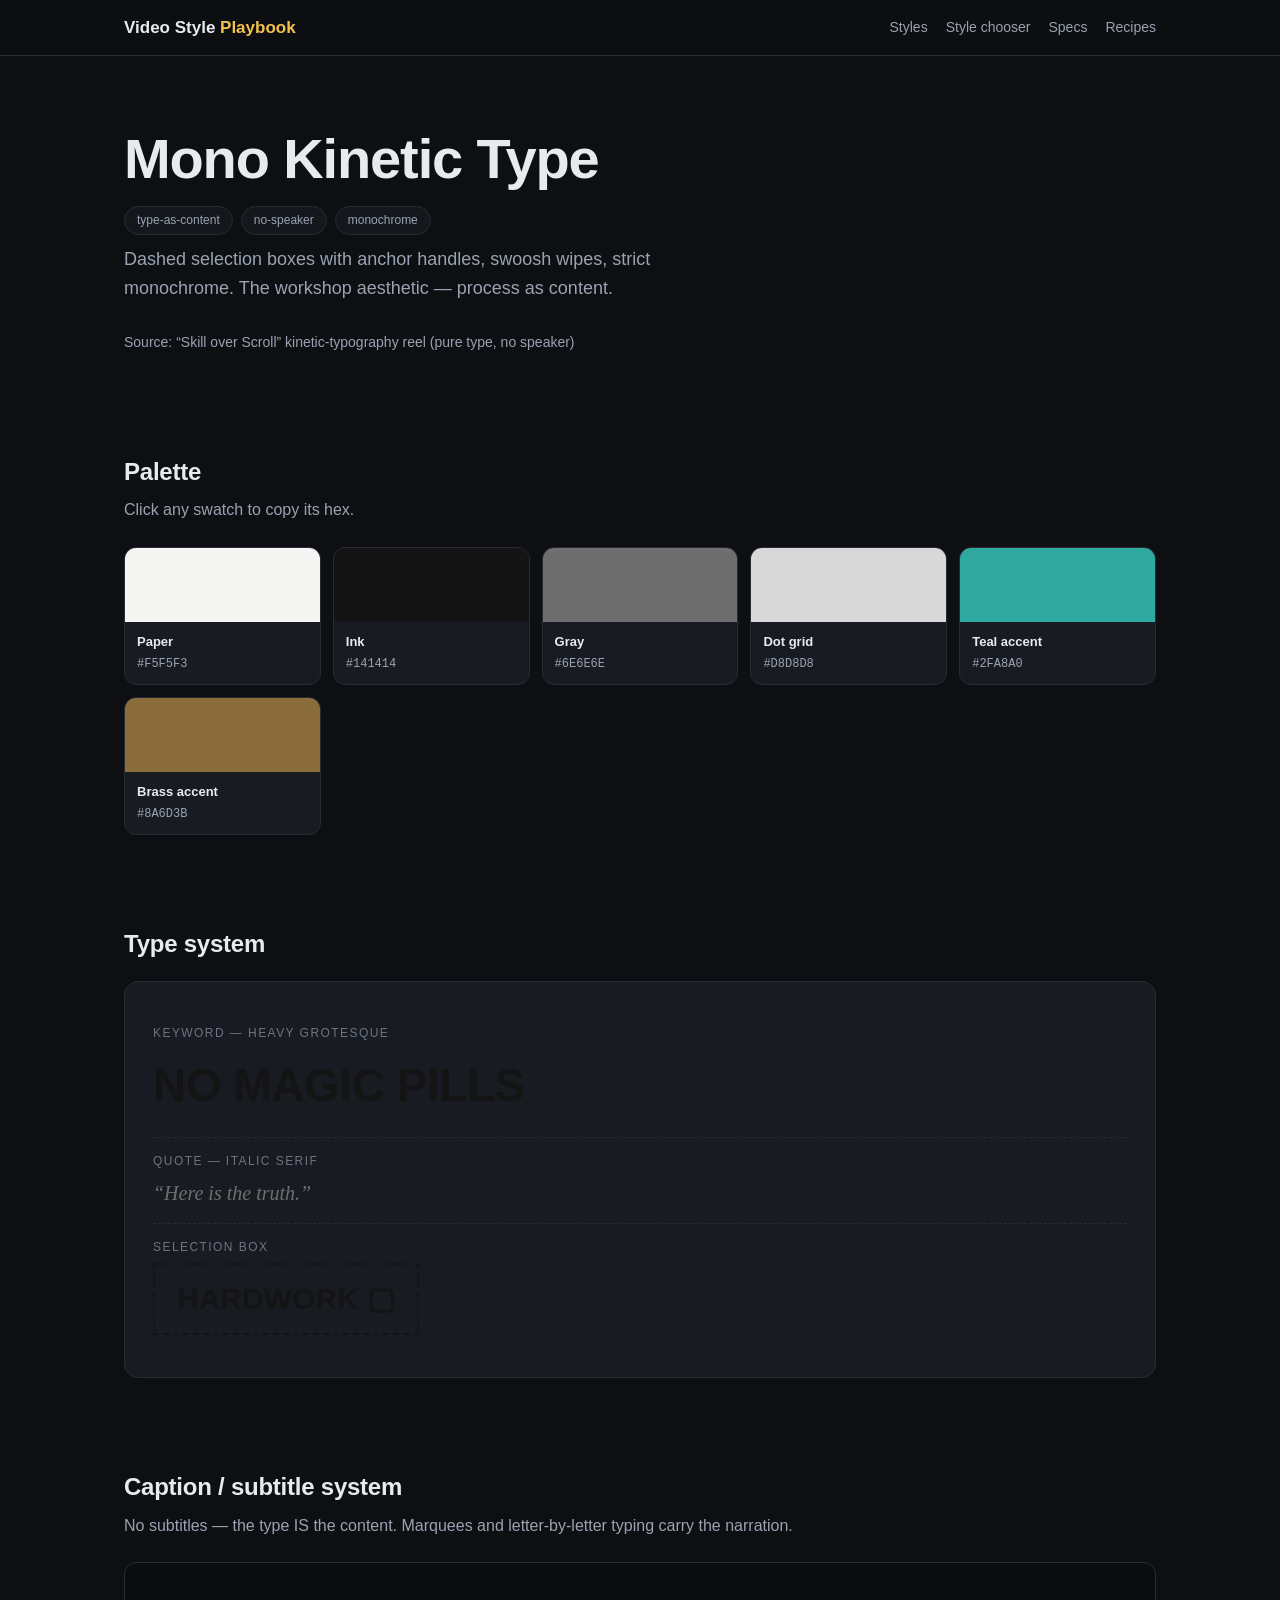
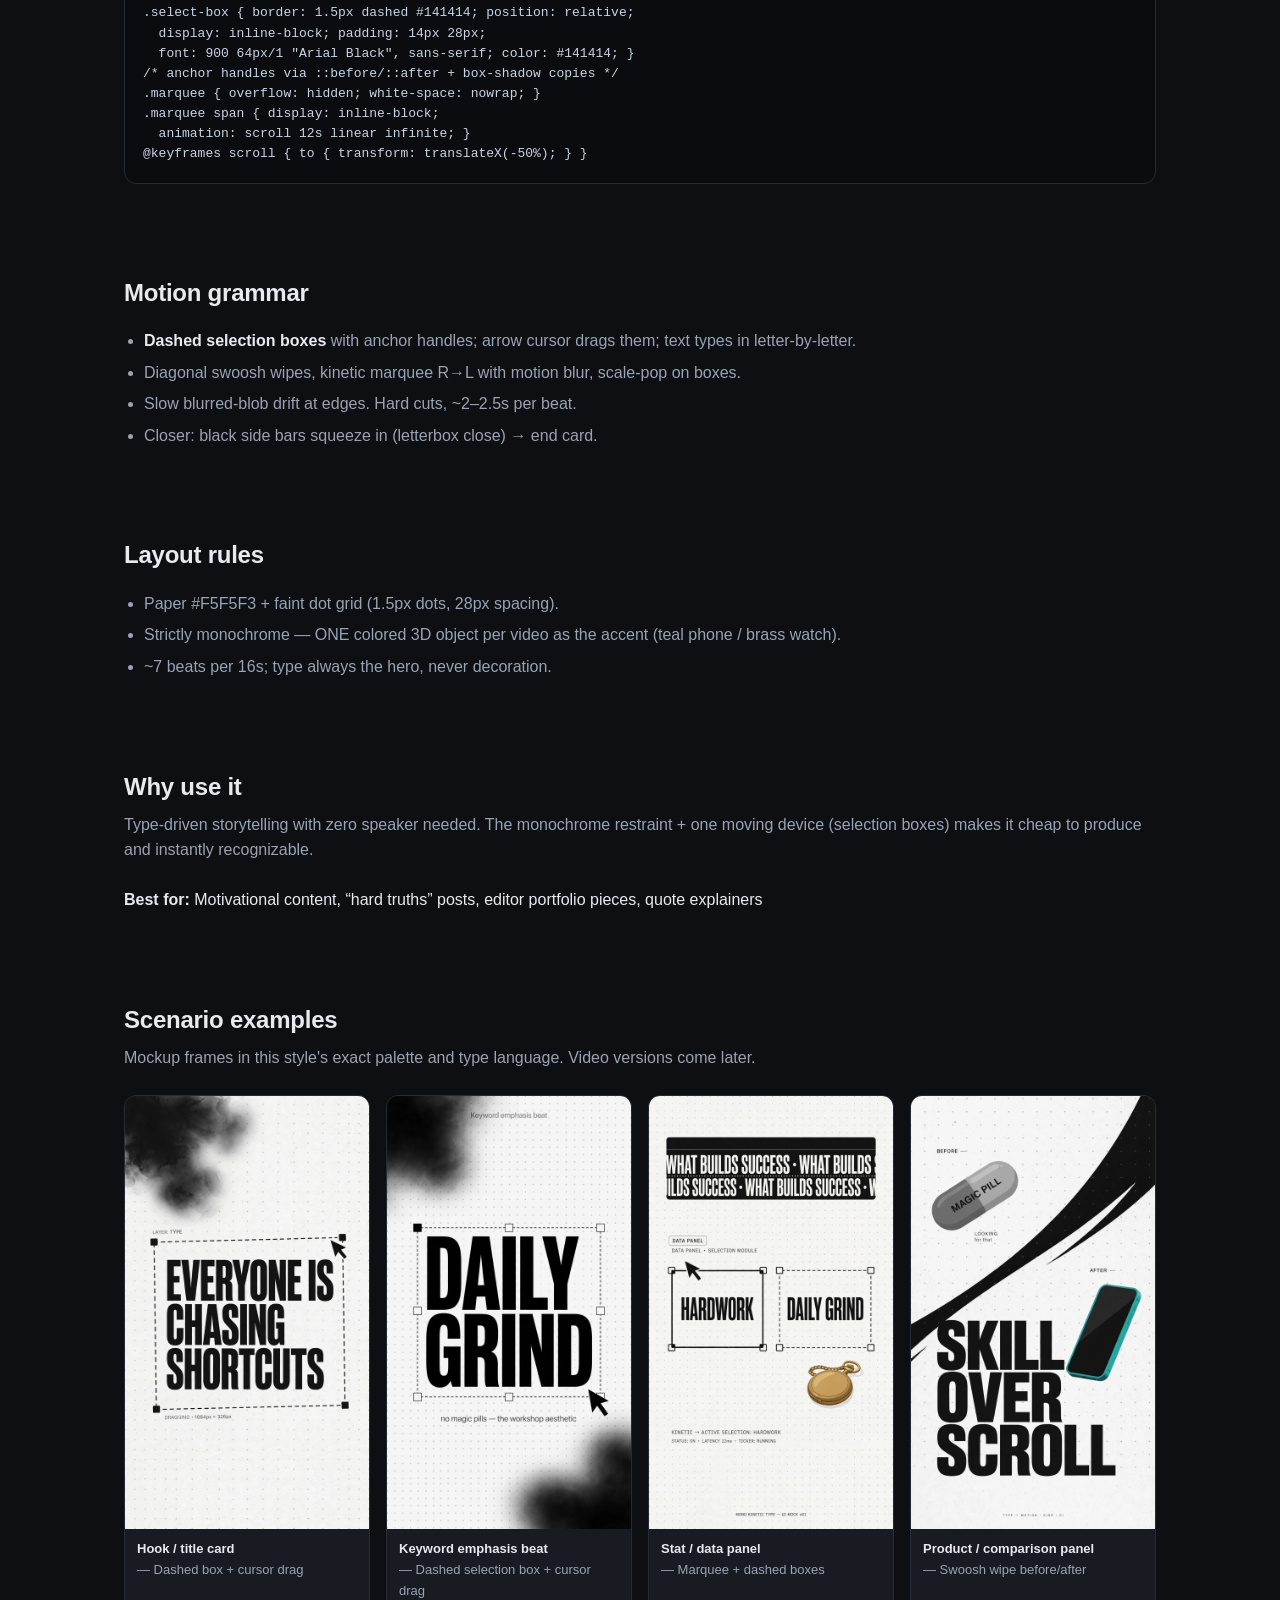
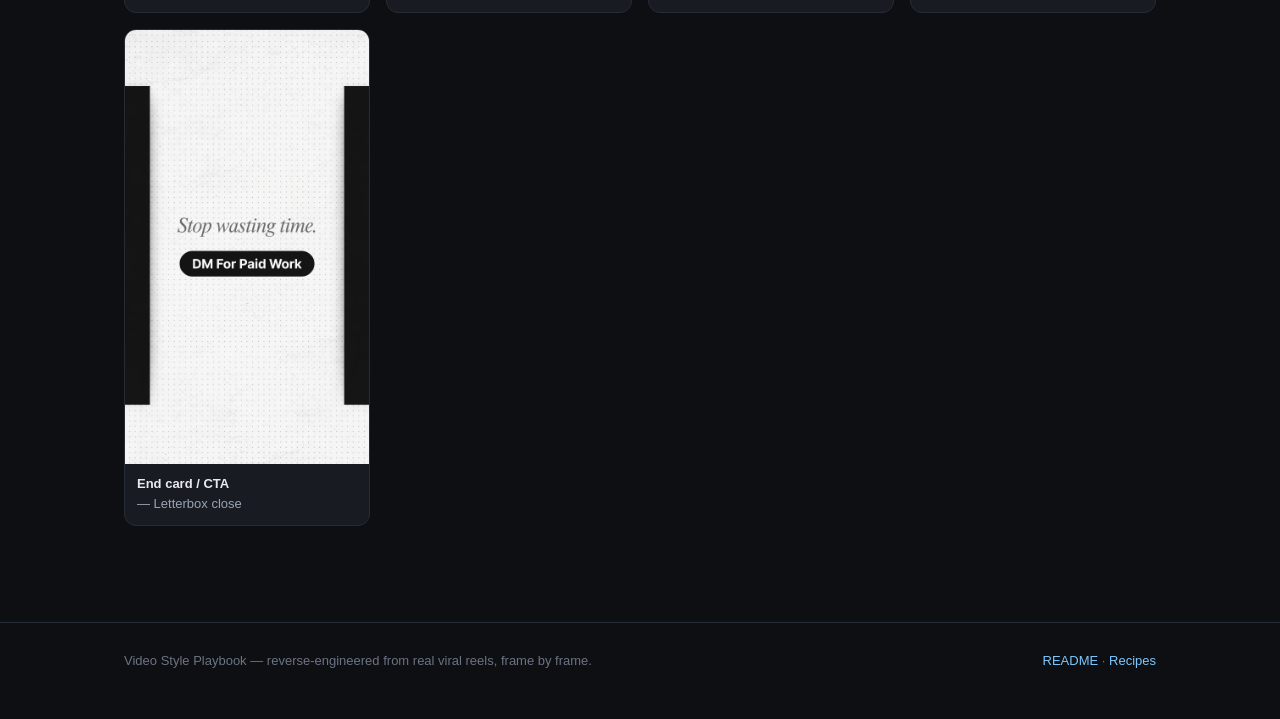
<file: docs/styles/mono-kinetic.html>
<!DOCTYPE html>
<html lang="en">
<head>
<meta charset="utf-8">
<meta name="viewport" content="width=device-width, initial-scale=1">
<title>Mono Kinetic Type — Video Style Playbook</title>
<link rel="stylesheet" href="../assets/style.css">
</head>
<body>
<nav class="nav"><div class="nav-inner">
  <a class="brand" href="../index.html">Video Style <span>Playbook</span></a>
  <div class="nav-links">
    <a href="../index.html">Styles</a>
    <a href="../chooser.html">Style chooser</a>
    <a href="../../STYLES.md">Specs</a>
    <a href="../../RECIPES.md">Recipes</a>
  </div>
</div></nav>
<div class="wrap">
  <header class="hero">
    <h1>Mono Kinetic Type</h1>
    <div class="tags"><span class="tag">type-as-content</span><span class="tag">no-speaker</span><span class="tag">monochrome</span></div>
    <p>Dashed selection boxes with anchor handles, swoosh wipes, strict monochrome. The workshop aesthetic — process as content.</p>
    <p class="lead" style="font-size:14px">Source: “Skill over Scroll” kinetic-typography reel (pure type, no speaker)</p>
  </header>

  <section class="block">
    <h2 class="sec">Palette</h2>
    <p class="lead">Click any swatch to copy its hex.</p>
    <div class="swatches">
      <div class="swatch" data-copy="#F5F5F3">
        <div class="color" style="background:#F5F5F3"></div>
        <div class="meta"><b>Paper</b><code>#F5F5F3</code></div>
      </div>
      <div class="swatch" data-copy="#141414">
        <div class="color" style="background:#141414"></div>
        <div class="meta"><b>Ink</b><code>#141414</code></div>
      </div>
      <div class="swatch" data-copy="#6E6E6E">
        <div class="color" style="background:#6E6E6E"></div>
        <div class="meta"><b>Gray</b><code>#6E6E6E</code></div>
      </div>
      <div class="swatch" data-copy="#D8D8D8">
        <div class="color" style="background:#D8D8D8"></div>
        <div class="meta"><b>Dot grid</b><code>#D8D8D8</code></div>
      </div>
      <div class="swatch" data-copy="#2FA8A0">
        <div class="color" style="background:#2FA8A0"></div>
        <div class="meta"><b>Teal accent</b><code>#2FA8A0</code></div>
      </div>
      <div class="swatch" data-copy="#8A6D3B">
        <div class="color" style="background:#8A6D3B"></div>
        <div class="meta"><b>Brass accent</b><code>#8A6D3B</code></div>
      </div>
    </div>
  </section>

  <section class="block">
    <h2 class="sec">Type system</h2>
    <div class="specimen">
      <div class="row">
        <div class="lbl">Keyword — heavy grotesque</div>
        <div style="font-family: 'Arial Black', Arial, sans-serif; font-weight: 900; font-size: 46px; color: #141414; letter-spacing: -.01em">NO MAGIC PILLS</div>
      </div>
      <div class="row">
        <div class="lbl">Quote — italic serif</div>
        <div style="font-family: Georgia, serif; font-style: italic; font-size: 20px; color: #6E6E6E">“Here is the truth.”</div>
      </div>
      <div class="row">
        <div class="lbl">Selection box</div>
        <div style="font-family: 'Arial Black', Arial, sans-serif; font-weight: 900; font-size: 30px; color: #141414; border: 2px dashed #141414; display: inline-block; padding: 10px 22px; position: relative">HARDWORK ▢</div>
      </div>
    </div>
  </section>

  <section class="block">
    <h2 class="sec">Caption / subtitle system</h2>
    <p class="lead">No subtitles — the type IS the content. Marquees and letter-by-letter typing carry the narration.</p>
    <div class="code-wrap">
      <button class="copy-btn" data-copy=".select-box { border: 1.5px dashed #141414; position: relative;
  display: inline-block; padding: 14px 28px;
  font: 900 64px/1 &quot;Arial Black&quot;, sans-serif; color: #141414; }
/* anchor handles via ::before/::after + box-shadow copies */
.marquee { overflow: hidden; white-space: nowrap; }
.marquee span { display: inline-block;
  animation: scroll 12s linear infinite; }
@keyframes scroll { to { transform: translateX(-50%); } }">Copy CSS</button>
      <pre class="code">.select-box { border: 1.5px dashed #141414; position: relative;
  display: inline-block; padding: 14px 28px;
  font: 900 64px/1 &quot;Arial Black&quot;, sans-serif; color: #141414; }
/* anchor handles via ::before/::after + box-shadow copies */
.marquee { overflow: hidden; white-space: nowrap; }
.marquee span { display: inline-block;
  animation: scroll 12s linear infinite; }
@keyframes scroll { to { transform: translateX(-50%); } }</pre>
    </div>
  </section>

  <section class="block">
    <h2 class="sec">Motion grammar</h2>
    <ul class="tight">
      <li><b>Dashed selection boxes</b> with anchor handles; arrow cursor drags them; text types in letter-by-letter.</li>
      <li>Diagonal swoosh wipes, kinetic marquee R→L with motion blur, scale-pop on boxes.</li>
      <li>Slow blurred-blob drift at edges. Hard cuts, ~2–2.5s per beat.</li>
      <li>Closer: black side bars squeeze in (letterbox close) → end card.</li>
    </ul>
  </section>

  <section class="block">
    <h2 class="sec">Layout rules</h2>
    <ul class="tight">
      <li>Paper #F5F5F3 + faint dot grid (1.5px dots, 28px spacing).</li>
      <li>Strictly monochrome — ONE colored 3D object per video as the accent (teal phone / brass watch).</li>
      <li>~7 beats per 16s; type always the hero, never decoration.</li>
    </ul>
  </section>

  <section class="block why">
    <h2 class="sec">Why use it</h2>
    <p class="lead">Type-driven storytelling with zero speaker needed. The monochrome restraint + one moving device (selection boxes) makes it cheap to produce and instantly recognizable.</p>
    <p><b>Best for:</b> Motivational content, “hard truths” posts, editor portfolio pieces, quote explainers</p>
  </section>

  <section class="block">
    <h2 class="sec">Scenario examples</h2>
    <p class="lead">Mockup frames in this style's exact palette and type language. Video versions come later.</p>
    <div class="scen-grid">
      <div class="scen">
        <img src="../examples/mono-kinetic/01-hook.webp" alt="Hook / title card">
        <div class="cap"><b>Hook / title card</b> — Dashed box + cursor drag</div>
      </div>
      <div class="scen">
        <img src="../examples/mono-kinetic/02-caption-beat.webp" alt="Keyword emphasis beat">
        <div class="cap"><b>Keyword emphasis beat</b> — Dashed selection box + cursor drag</div>
      </div>
      <div class="scen">
        <img src="../examples/mono-kinetic/03-data-panel.webp" alt="Stat / data panel">
        <div class="cap"><b>Stat / data panel</b> — Marquee + dashed boxes</div>
      </div>
      <div class="scen">
        <img src="../examples/mono-kinetic/04-comparison-panel.webp" alt="Product / comparison panel">
        <div class="cap"><b>Product / comparison panel</b> — Swoosh wipe before/after</div>
      </div>
      <div class="scen">
        <img src="../examples/mono-kinetic/05-end-card.webp" alt="End card / CTA">
        <div class="cap"><b>End card / CTA</b> — Letterbox close</div>
      </div>
    </div>
  </section>
</div>
<footer><div class="wrap">
  <span>Video Style Playbook — reverse-engineered from real viral reels, frame by frame.</span>
  <span><a href="../../README.md">README</a> · <a href="../../RECIPES.md">Recipes</a></span>
</div></footer>
<script src="../assets/site.js"></script>
</body>
</html>
</file>
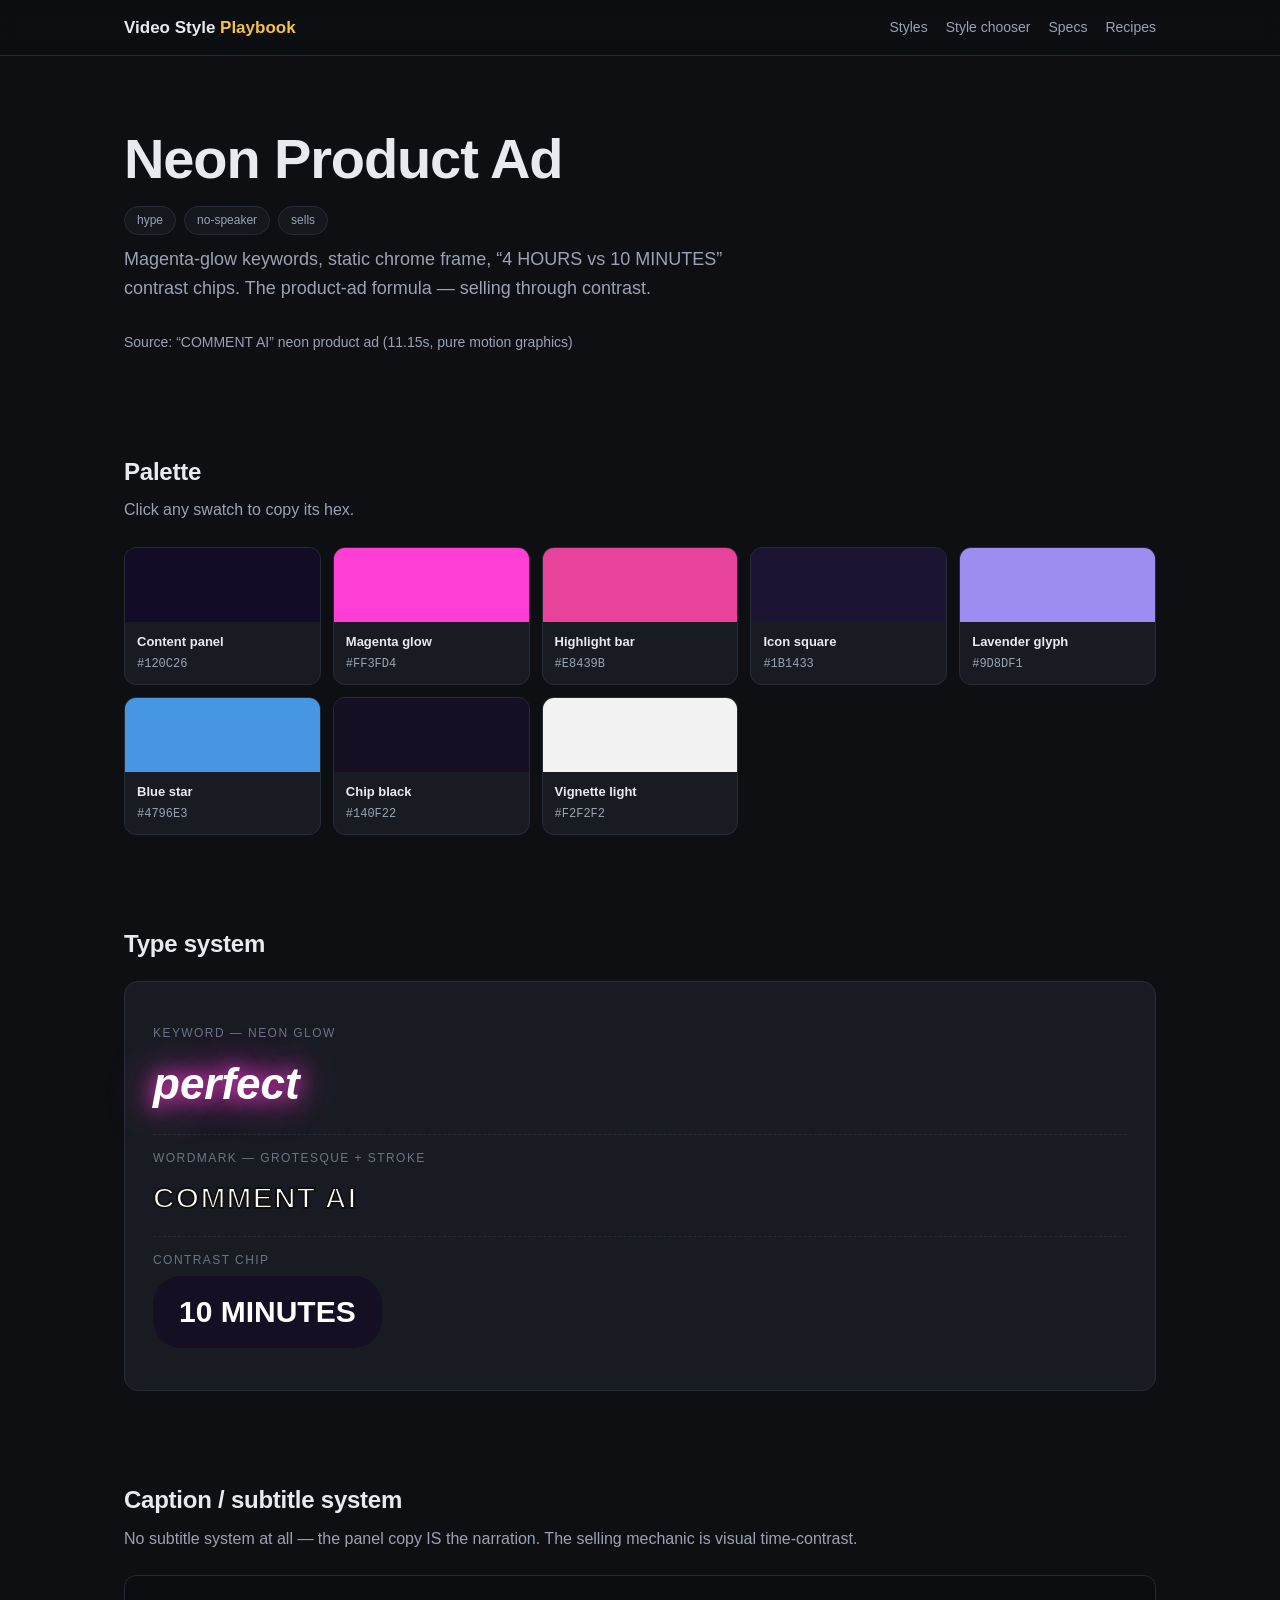
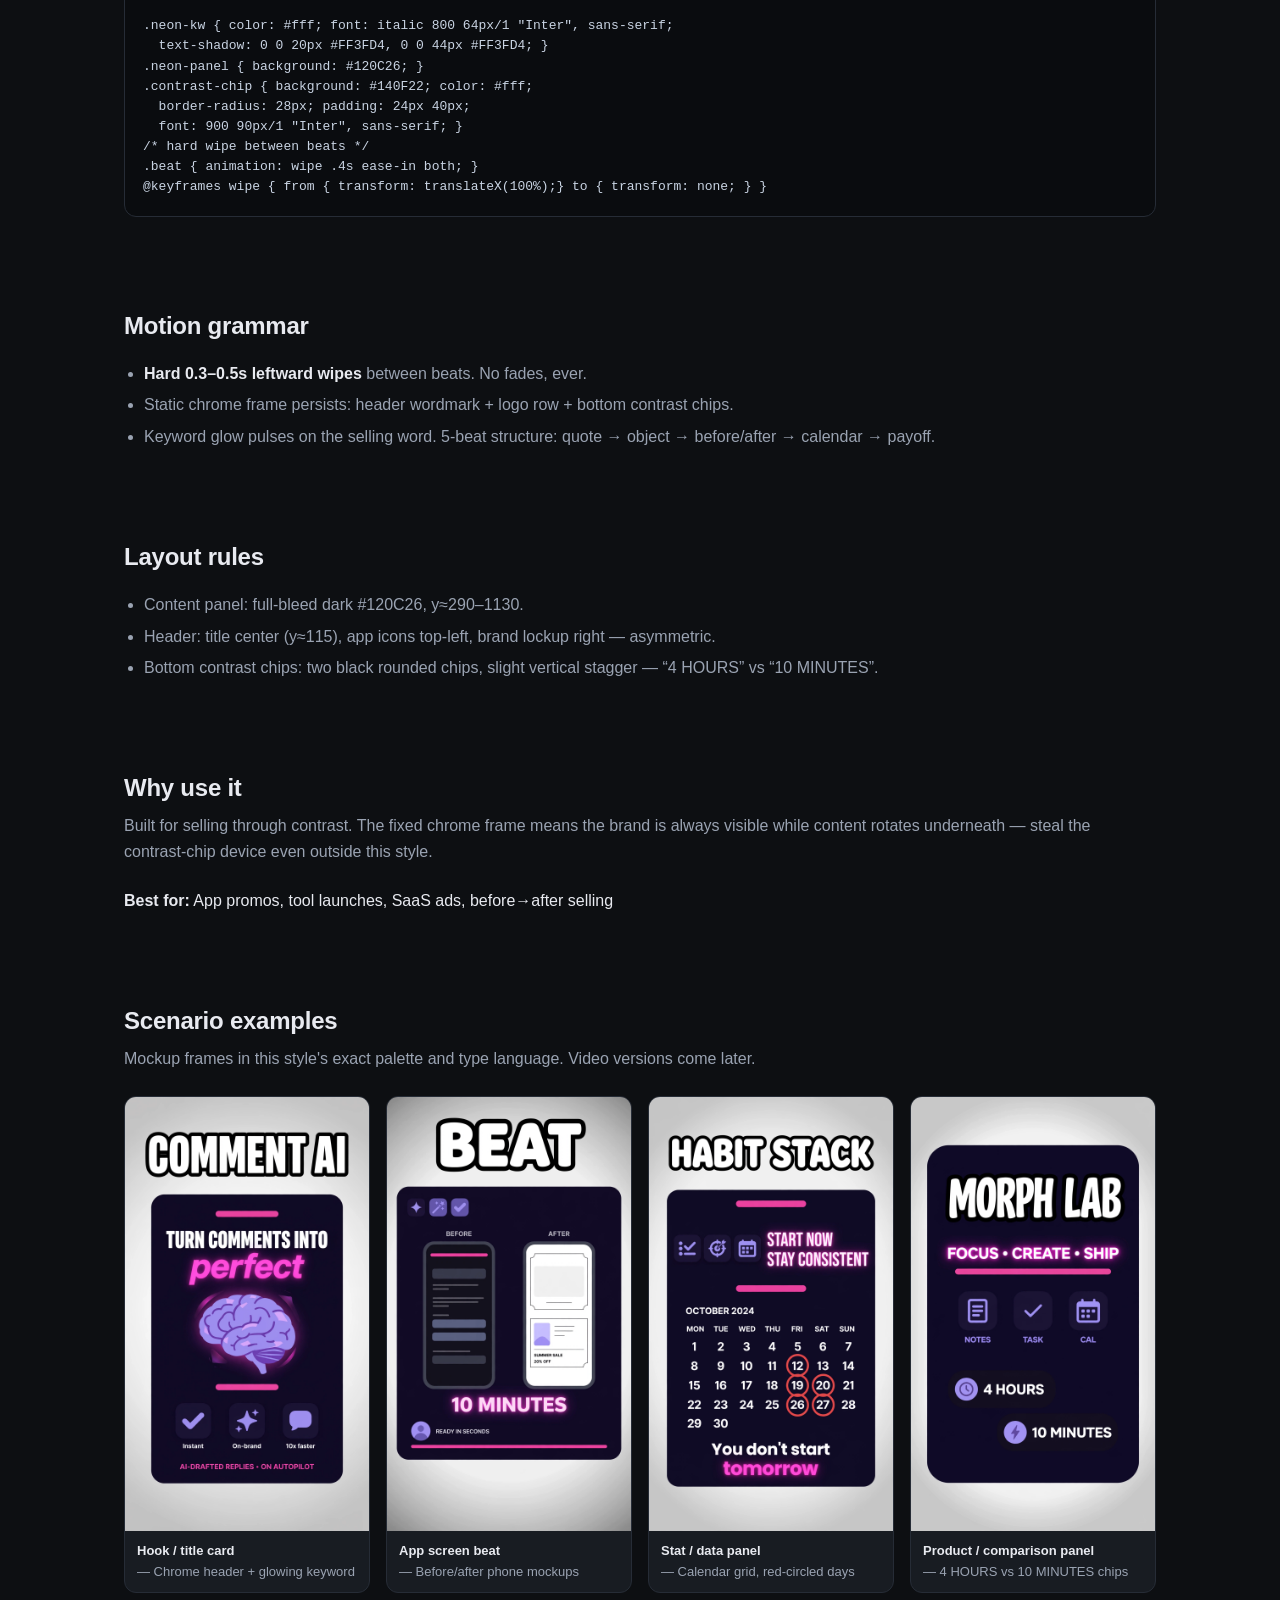
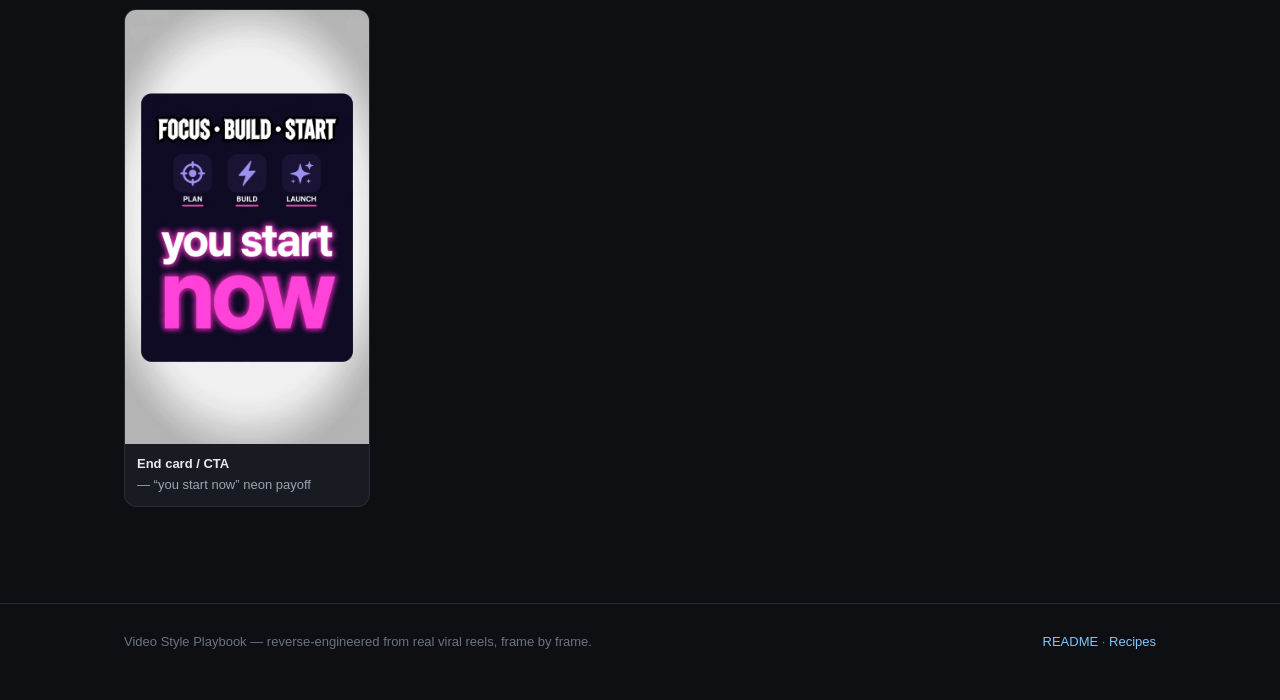
<file: docs/styles/neon-product-ad.html>
<!DOCTYPE html>
<html lang="en">
<head>
<meta charset="utf-8">
<meta name="viewport" content="width=device-width, initial-scale=1">
<title>Neon Product Ad — Video Style Playbook</title>
<link rel="stylesheet" href="../assets/style.css">
</head>
<body>
<nav class="nav"><div class="nav-inner">
  <a class="brand" href="../index.html">Video Style <span>Playbook</span></a>
  <div class="nav-links">
    <a href="../index.html">Styles</a>
    <a href="../chooser.html">Style chooser</a>
    <a href="../../STYLES.md">Specs</a>
    <a href="../../RECIPES.md">Recipes</a>
  </div>
</div></nav>
<div class="wrap">
  <header class="hero">
    <h1>Neon Product Ad</h1>
    <div class="tags"><span class="tag">hype</span><span class="tag">no-speaker</span><span class="tag">sells</span></div>
    <p>Magenta-glow keywords, static chrome frame, “4 HOURS vs 10 MINUTES” contrast chips. The product-ad formula — selling through contrast.</p>
    <p class="lead" style="font-size:14px">Source: “COMMENT AI” neon product ad (11.15s, pure motion graphics)</p>
  </header>

  <section class="block">
    <h2 class="sec">Palette</h2>
    <p class="lead">Click any swatch to copy its hex.</p>
    <div class="swatches">
      <div class="swatch" data-copy="#120C26">
        <div class="color" style="background:#120C26"></div>
        <div class="meta"><b>Content panel</b><code>#120C26</code></div>
      </div>
      <div class="swatch" data-copy="#FF3FD4">
        <div class="color" style="background:#FF3FD4"></div>
        <div class="meta"><b>Magenta glow</b><code>#FF3FD4</code></div>
      </div>
      <div class="swatch" data-copy="#E8439B">
        <div class="color" style="background:#E8439B"></div>
        <div class="meta"><b>Highlight bar</b><code>#E8439B</code></div>
      </div>
      <div class="swatch" data-copy="#1B1433">
        <div class="color" style="background:#1B1433"></div>
        <div class="meta"><b>Icon square</b><code>#1B1433</code></div>
      </div>
      <div class="swatch" data-copy="#9D8DF1">
        <div class="color" style="background:#9D8DF1"></div>
        <div class="meta"><b>Lavender glyph</b><code>#9D8DF1</code></div>
      </div>
      <div class="swatch" data-copy="#4796E3">
        <div class="color" style="background:#4796E3"></div>
        <div class="meta"><b>Blue star</b><code>#4796E3</code></div>
      </div>
      <div class="swatch" data-copy="#140F22">
        <div class="color" style="background:#140F22"></div>
        <div class="meta"><b>Chip black</b><code>#140F22</code></div>
      </div>
      <div class="swatch" data-copy="#F2F2F2">
        <div class="color" style="background:#F2F2F2"></div>
        <div class="meta"><b>Vignette light</b><code>#F2F2F2</code></div>
      </div>
    </div>
  </section>

  <section class="block">
    <h2 class="sec">Type system</h2>
    <div class="specimen">
      <div class="row">
        <div class="lbl">Keyword — neon glow</div>
        <div style="font-family: Arial, sans-serif; font-weight: 800; font-style: italic; font-size: 44px; color: #fff; text-shadow: 0 0 20px #FF3FD4, 0 0 44px #FF3FD4">perfect</div>
      </div>
      <div class="row">
        <div class="lbl">Wordmark — grotesque + stroke</div>
        <div style="font-family: Arial, sans-serif; font-weight: 900; font-size: 30px; color: #fff; -webkit-text-stroke: 2px #111; letter-spacing: .04em">COMMENT AI</div>
      </div>
      <div class="row">
        <div class="lbl">Contrast chip</div>
        <div style="font-family: Arial, sans-serif; font-weight: 900; font-size: 30px; color: #fff; background: #140F22; display: inline-block; padding: 12px 26px; border-radius: 28px">10 MINUTES</div>
      </div>
    </div>
  </section>

  <section class="block">
    <h2 class="sec">Caption / subtitle system</h2>
    <p class="lead">No subtitle system at all — the panel copy IS the narration. The selling mechanic is visual time-contrast.</p>
    <div class="code-wrap">
      <button class="copy-btn" data-copy=".neon-kw { color: #fff; font: italic 800 64px/1 &quot;Inter&quot;, sans-serif;
  text-shadow: 0 0 20px #FF3FD4, 0 0 44px #FF3FD4; }
.neon-panel { background: #120C26; }
.contrast-chip { background: #140F22; color: #fff;
  border-radius: 28px; padding: 24px 40px;
  font: 900 90px/1 &quot;Inter&quot;, sans-serif; }
/* hard wipe between beats */
.beat { animation: wipe .4s ease-in both; }
@keyframes wipe { from { transform: translateX(100%);} to { transform: none; } }">Copy CSS</button>
      <pre class="code">.neon-kw { color: #fff; font: italic 800 64px/1 &quot;Inter&quot;, sans-serif;
  text-shadow: 0 0 20px #FF3FD4, 0 0 44px #FF3FD4; }
.neon-panel { background: #120C26; }
.contrast-chip { background: #140F22; color: #fff;
  border-radius: 28px; padding: 24px 40px;
  font: 900 90px/1 &quot;Inter&quot;, sans-serif; }
/* hard wipe between beats */
.beat { animation: wipe .4s ease-in both; }
@keyframes wipe { from { transform: translateX(100%);} to { transform: none; } }</pre>
    </div>
  </section>

  <section class="block">
    <h2 class="sec">Motion grammar</h2>
    <ul class="tight">
      <li><b>Hard 0.3–0.5s leftward wipes</b> between beats. No fades, ever.</li>
      <li>Static chrome frame persists: header wordmark + logo row + bottom contrast chips.</li>
      <li>Keyword glow pulses on the selling word. 5-beat structure: quote → object → before/after → calendar → payoff.</li>
    </ul>
  </section>

  <section class="block">
    <h2 class="sec">Layout rules</h2>
    <ul class="tight">
      <li>Content panel: full-bleed dark #120C26, y≈290–1130.</li>
      <li>Header: title center (y≈115), app icons top-left, brand lockup right — asymmetric.</li>
      <li>Bottom contrast chips: two black rounded chips, slight vertical stagger — “4 HOURS” vs “10 MINUTES”.</li>
    </ul>
  </section>

  <section class="block why">
    <h2 class="sec">Why use it</h2>
    <p class="lead">Built for selling through contrast. The fixed chrome frame means the brand is always visible while content rotates underneath — steal the contrast-chip device even outside this style.</p>
    <p><b>Best for:</b> App promos, tool launches, SaaS ads, before→after selling</p>
  </section>

  <section class="block">
    <h2 class="sec">Scenario examples</h2>
    <p class="lead">Mockup frames in this style's exact palette and type language. Video versions come later.</p>
    <div class="scen-grid">
      <div class="scen">
        <img src="../examples/neon-product-ad/01-hook.webp" alt="Hook / title card">
        <div class="cap"><b>Hook / title card</b> — Chrome header + glowing keyword</div>
      </div>
      <div class="scen">
        <img src="../examples/neon-product-ad/02-app-beat.webp" alt="App screen beat">
        <div class="cap"><b>App screen beat</b> — Before/after phone mockups</div>
      </div>
      <div class="scen">
        <img src="../examples/neon-product-ad/03-data-panel.webp" alt="Stat / data panel">
        <div class="cap"><b>Stat / data panel</b> — Calendar grid, red-circled days</div>
      </div>
      <div class="scen">
        <img src="../examples/neon-product-ad/04-comparison-panel.webp" alt="Product / comparison panel">
        <div class="cap"><b>Product / comparison panel</b> — 4 HOURS vs 10 MINUTES chips</div>
      </div>
      <div class="scen">
        <img src="../examples/neon-product-ad/05-end-card.webp" alt="End card / CTA">
        <div class="cap"><b>End card / CTA</b> — “you start now” neon payoff</div>
      </div>
    </div>
  </section>
</div>
<footer><div class="wrap">
  <span>Video Style Playbook — reverse-engineered from real viral reels, frame by frame.</span>
  <span><a href="../../README.md">README</a> · <a href="../../RECIPES.md">Recipes</a></span>
</div></footer>
<script src="../assets/site.js"></script>
</body>
</html>
</file>
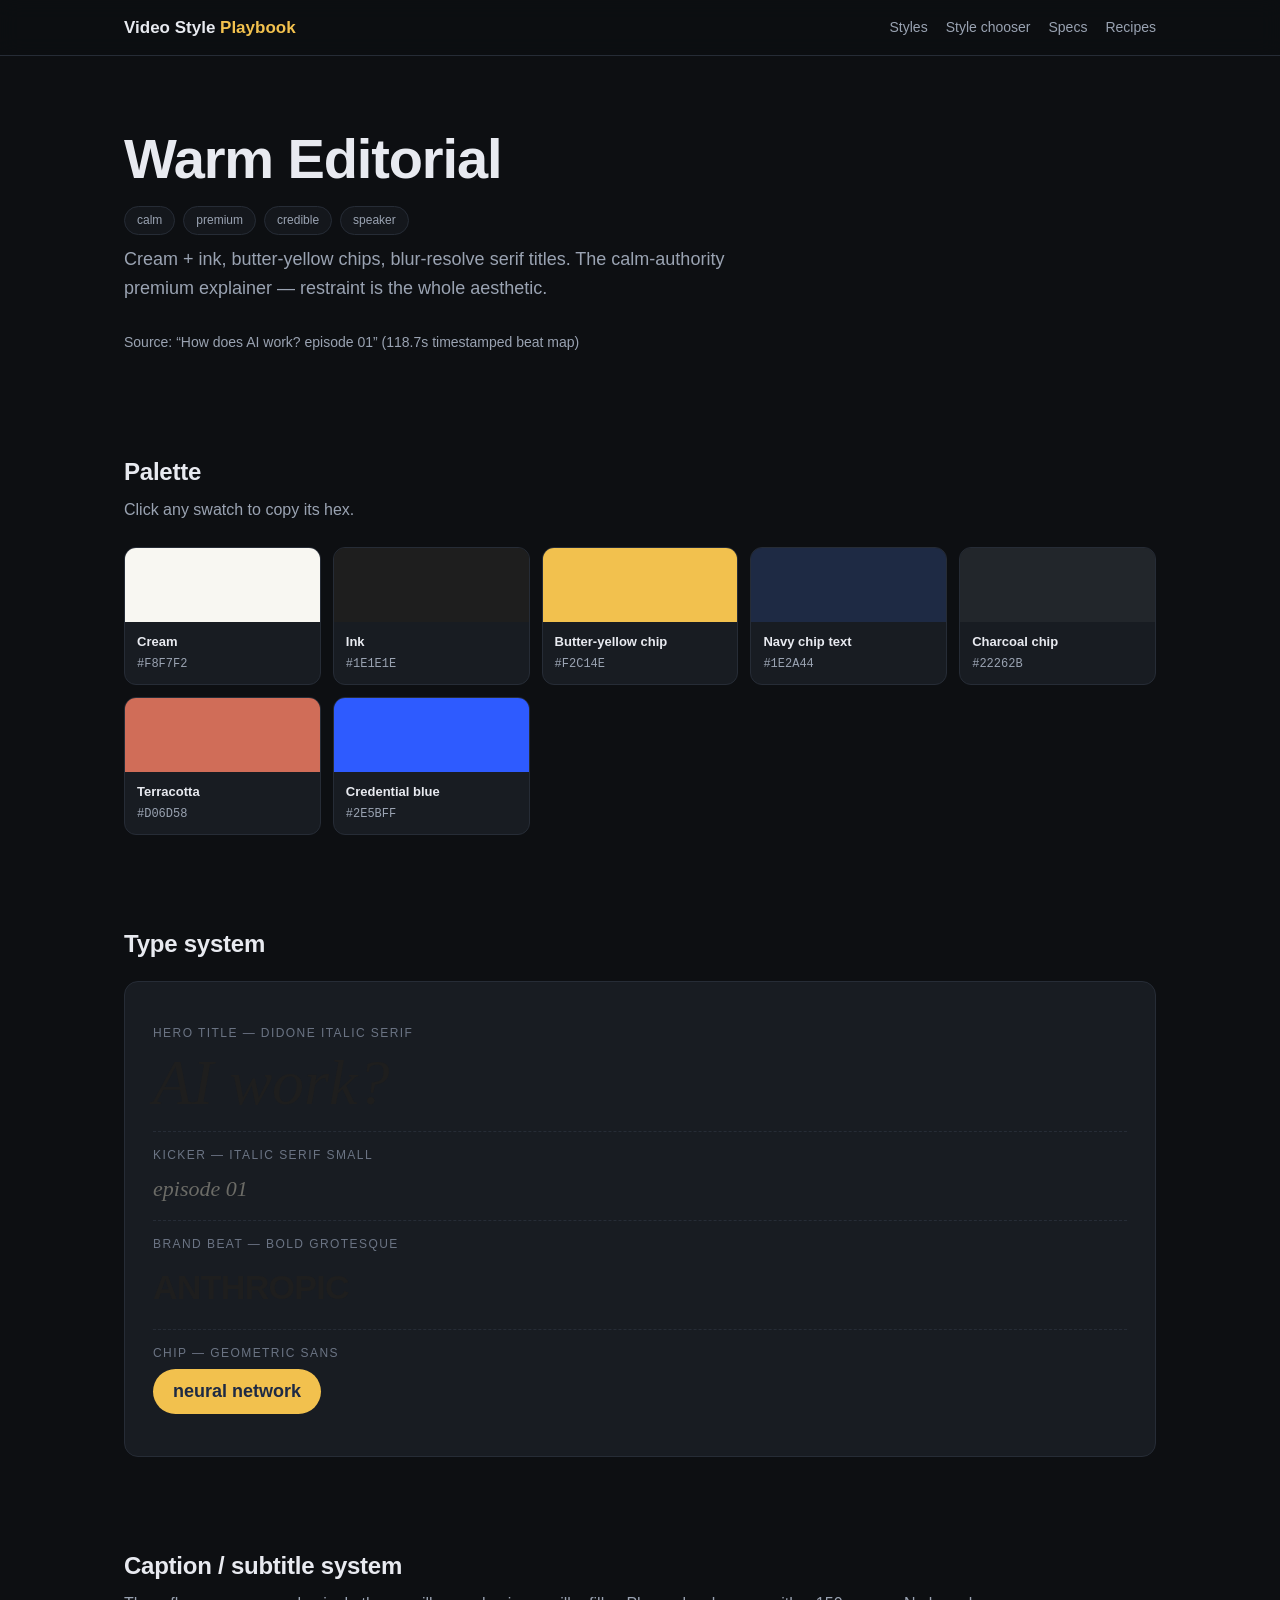
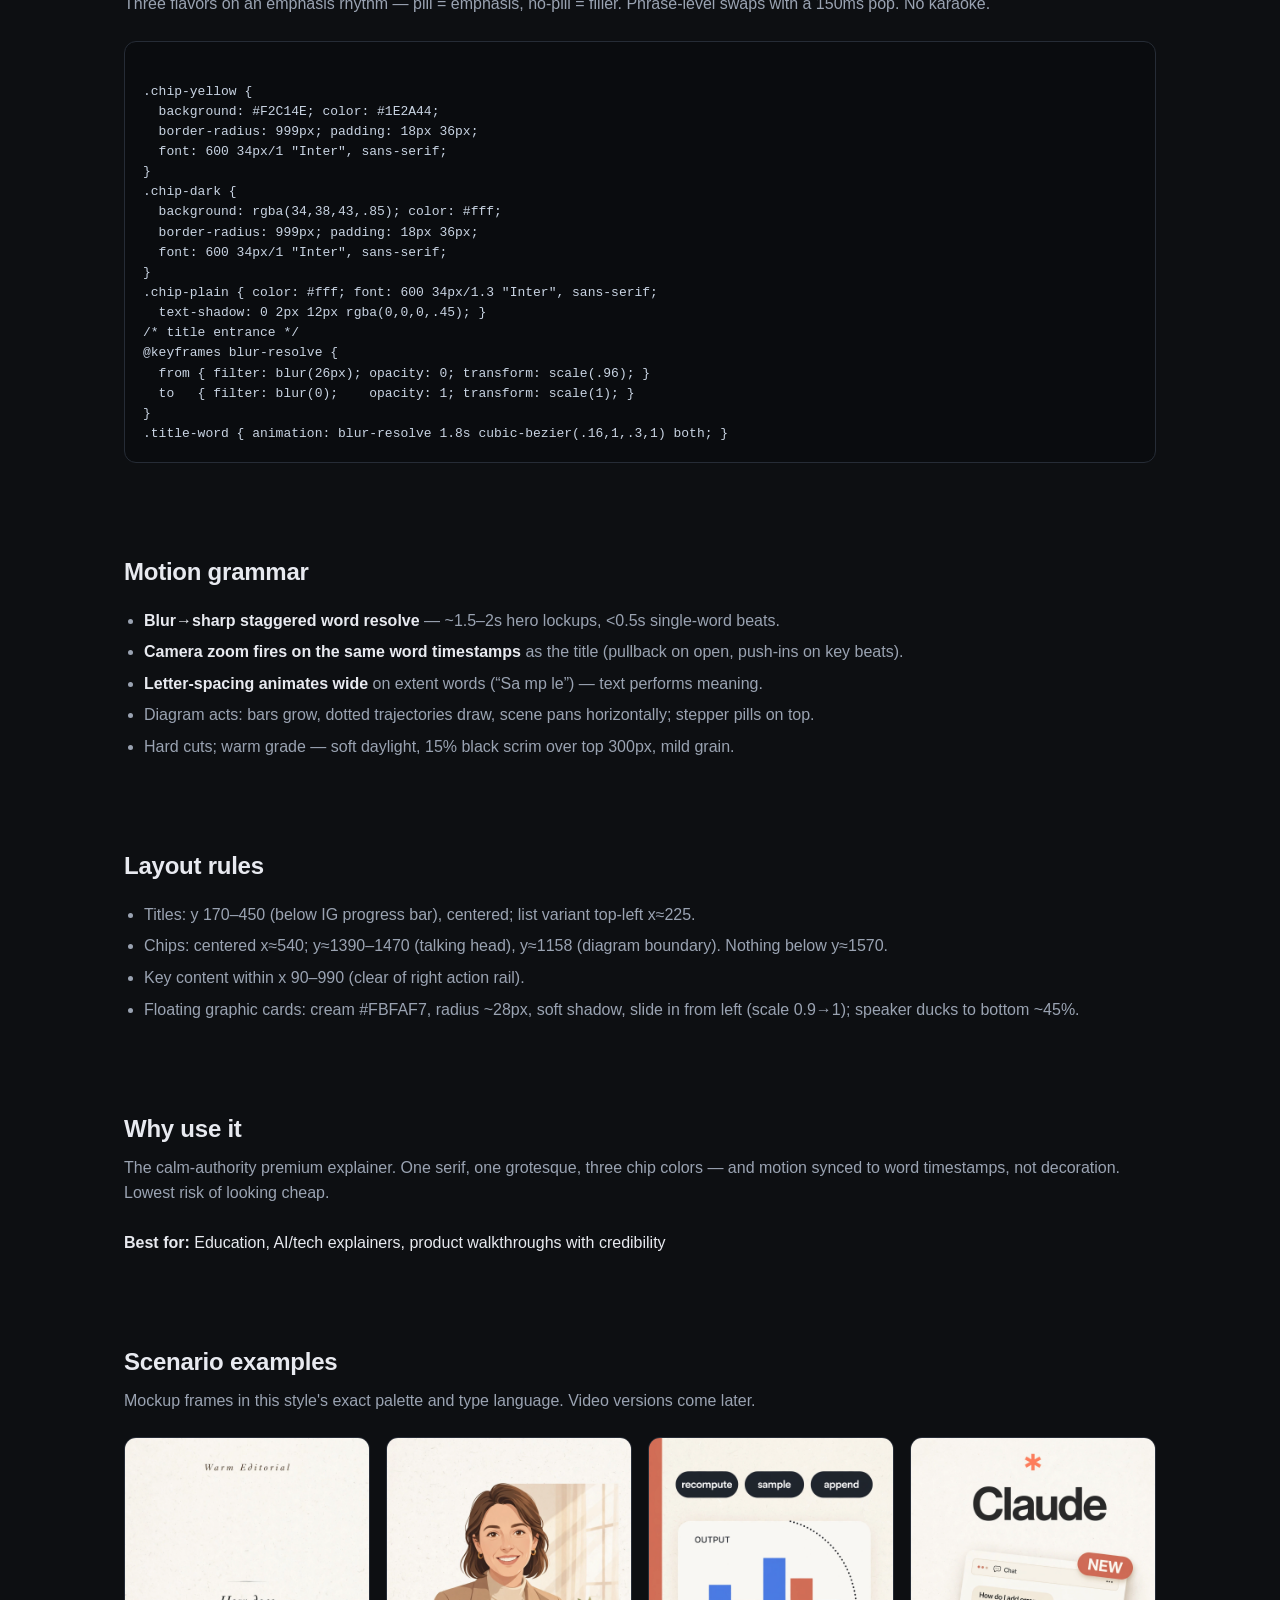
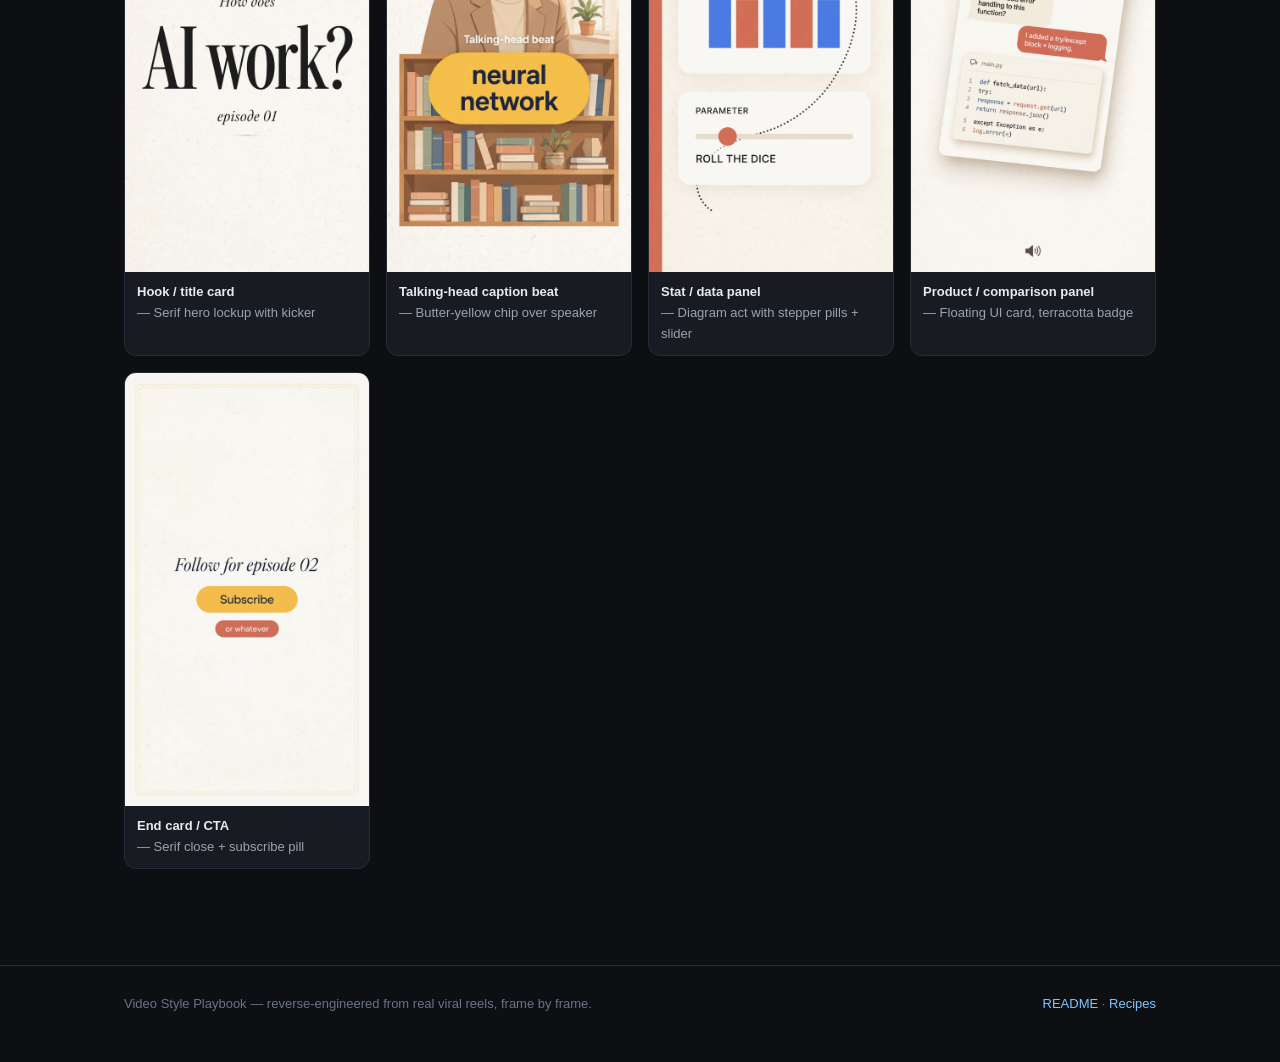
<file: docs/styles/warm-editorial.html>
<!DOCTYPE html>
<html lang="en">
<head>
<meta charset="utf-8">
<meta name="viewport" content="width=device-width, initial-scale=1">
<title>Warm Editorial — Video Style Playbook</title>
<link rel="stylesheet" href="../assets/style.css">
</head>
<body>
<nav class="nav"><div class="nav-inner">
  <a class="brand" href="../index.html">Video Style <span>Playbook</span></a>
  <div class="nav-links">
    <a href="../index.html">Styles</a>
    <a href="../chooser.html">Style chooser</a>
    <a href="../../STYLES.md">Specs</a>
    <a href="../../RECIPES.md">Recipes</a>
  </div>
</div></nav>
<div class="wrap">
  <header class="hero">
    <h1>Warm Editorial</h1>
    <div class="tags"><span class="tag">calm</span><span class="tag">premium</span><span class="tag">credible</span><span class="tag">speaker</span></div>
    <p>Cream + ink, butter-yellow chips, blur-resolve serif titles. The calm-authority premium explainer — restraint is the whole aesthetic.</p>
    <p class="lead" style="font-size:14px">Source: “How does AI work? episode 01” (118.7s timestamped beat map)</p>
  </header>

  <section class="block">
    <h2 class="sec">Palette</h2>
    <p class="lead">Click any swatch to copy its hex.</p>
    <div class="swatches">
      <div class="swatch" data-copy="#F8F7F2">
        <div class="color" style="background:#F8F7F2"></div>
        <div class="meta"><b>Cream</b><code>#F8F7F2</code></div>
      </div>
      <div class="swatch" data-copy="#1E1E1E">
        <div class="color" style="background:#1E1E1E"></div>
        <div class="meta"><b>Ink</b><code>#1E1E1E</code></div>
      </div>
      <div class="swatch" data-copy="#F2C14E">
        <div class="color" style="background:#F2C14E"></div>
        <div class="meta"><b>Butter-yellow chip</b><code>#F2C14E</code></div>
      </div>
      <div class="swatch" data-copy="#1E2A44">
        <div class="color" style="background:#1E2A44"></div>
        <div class="meta"><b>Navy chip text</b><code>#1E2A44</code></div>
      </div>
      <div class="swatch" data-copy="#22262B">
        <div class="color" style="background:#22262B"></div>
        <div class="meta"><b>Charcoal chip</b><code>#22262B</code></div>
      </div>
      <div class="swatch" data-copy="#D06D58">
        <div class="color" style="background:#D06D58"></div>
        <div class="meta"><b>Terracotta</b><code>#D06D58</code></div>
      </div>
      <div class="swatch" data-copy="#2E5BFF">
        <div class="color" style="background:#2E5BFF"></div>
        <div class="meta"><b>Credential blue</b><code>#2E5BFF</code></div>
      </div>
    </div>
  </section>

  <section class="block">
    <h2 class="sec">Type system</h2>
    <div class="specimen">
      <div class="row">
        <div class="lbl">Hero title — Didone italic serif</div>
        <div style="font-family: Georgia, 'Times New Roman', serif; font-style: italic; font-size: 64px; color: #1E1E1E; line-height: 1.05">AI work?</div>
      </div>
      <div class="row">
        <div class="lbl">Kicker — italic serif small</div>
        <div style="font-family: Georgia, serif; font-style: italic; font-size: 22px; color: #6b6b66">episode 01</div>
      </div>
      <div class="row">
        <div class="lbl">Brand beat — bold grotesque</div>
        <div style="font-family: Arial, sans-serif; font-weight: 900; font-size: 34px; letter-spacing: -0.02em; color: #1E1E1E">ANTHROPIC</div>
      </div>
      <div class="row">
        <div class="lbl">Chip — geometric sans</div>
        <div style="font-family: Verdana, sans-serif; font-weight: 600; font-size: 18px; background: #F2C14E; color: #1E2A44; display: inline-block; padding: 8px 20px; border-radius: 999px">neural network</div>
      </div>
    </div>
  </section>

  <section class="block">
    <h2 class="sec">Caption / subtitle system</h2>
    <p class="lead">Three flavors on an emphasis rhythm — pill = emphasis, no-pill = filler. Phrase-level swaps with a 150ms pop. No karaoke.</p>
    <div class="code-wrap">
      <button class="copy-btn" data-copy=".chip-yellow {
  background: #F2C14E; color: #1E2A44;
  border-radius: 999px; padding: 18px 36px;
  font: 600 34px/1 &quot;Inter&quot;, sans-serif;
}
.chip-dark {
  background: rgba(34,38,43,.85); color: #fff;
  border-radius: 999px; padding: 18px 36px;
  font: 600 34px/1 &quot;Inter&quot;, sans-serif;
}
.chip-plain { color: #fff; font: 600 34px/1.3 &quot;Inter&quot;, sans-serif;
  text-shadow: 0 2px 12px rgba(0,0,0,.45); }
/* title entrance */
@keyframes blur-resolve {
  from { filter: blur(26px); opacity: 0; transform: scale(.96); }
  to   { filter: blur(0);    opacity: 1; transform: scale(1); }
}
.title-word { animation: blur-resolve 1.8s cubic-bezier(.16,1,.3,1) both; }">Copy CSS</button>
      <pre class="code">.chip-yellow {
  background: #F2C14E; color: #1E2A44;
  border-radius: 999px; padding: 18px 36px;
  font: 600 34px/1 &quot;Inter&quot;, sans-serif;
}
.chip-dark {
  background: rgba(34,38,43,.85); color: #fff;
  border-radius: 999px; padding: 18px 36px;
  font: 600 34px/1 &quot;Inter&quot;, sans-serif;
}
.chip-plain { color: #fff; font: 600 34px/1.3 &quot;Inter&quot;, sans-serif;
  text-shadow: 0 2px 12px rgba(0,0,0,.45); }
/* title entrance */
@keyframes blur-resolve {
  from { filter: blur(26px); opacity: 0; transform: scale(.96); }
  to   { filter: blur(0);    opacity: 1; transform: scale(1); }
}
.title-word { animation: blur-resolve 1.8s cubic-bezier(.16,1,.3,1) both; }</pre>
    </div>
  </section>

  <section class="block">
    <h2 class="sec">Motion grammar</h2>
    <ul class="tight">
      <li><b>Blur→sharp staggered word resolve</b> — ~1.5–2s hero lockups, &lt;0.5s single-word beats.</li>
      <li><b>Camera zoom fires on the same word timestamps</b> as the title (pullback on open, push-ins on key beats).</li>
      <li><b>Letter-spacing animates wide</b> on extent words (“Sa mp le”) — text performs meaning.</li>
      <li>Diagram acts: bars grow, dotted trajectories draw, scene pans horizontally; stepper pills on top.</li>
      <li>Hard cuts; warm grade — soft daylight, 15% black scrim over top 300px, mild grain.</li>
    </ul>
  </section>

  <section class="block">
    <h2 class="sec">Layout rules</h2>
    <ul class="tight">
      <li>Titles: y 170–450 (below IG progress bar), centered; list variant top-left x≈225.</li>
      <li>Chips: centered x≈540; y≈1390–1470 (talking head), y≈1158 (diagram boundary). Nothing below y≈1570.</li>
      <li>Key content within x 90–990 (clear of right action rail).</li>
      <li>Floating graphic cards: cream #FBFAF7, radius ~28px, soft shadow, slide in from left (scale 0.9→1); speaker ducks to bottom ~45%.</li>
    </ul>
  </section>

  <section class="block why">
    <h2 class="sec">Why use it</h2>
    <p class="lead">The calm-authority premium explainer. One serif, one grotesque, three chip colors — and motion synced to word timestamps, not decoration. Lowest risk of looking cheap.</p>
    <p><b>Best for:</b> Education, AI/tech explainers, product walkthroughs with credibility</p>
  </section>

  <section class="block">
    <h2 class="sec">Scenario examples</h2>
    <p class="lead">Mockup frames in this style's exact palette and type language. Video versions come later.</p>
    <div class="scen-grid">
      <div class="scen">
        <img src="../examples/warm-editorial/01-hook.webp" alt="Hook / title card">
        <div class="cap"><b>Hook / title card</b> — Serif hero lockup with kicker</div>
      </div>
      <div class="scen">
        <img src="../examples/warm-editorial/02-caption-beat.webp" alt="Talking-head caption beat">
        <div class="cap"><b>Talking-head caption beat</b> — Butter-yellow chip over speaker</div>
      </div>
      <div class="scen">
        <img src="../examples/warm-editorial/03-data-panel.webp" alt="Stat / data panel">
        <div class="cap"><b>Stat / data panel</b> — Diagram act with stepper pills + slider</div>
      </div>
      <div class="scen">
        <img src="../examples/warm-editorial/04-comparison-panel.webp" alt="Product / comparison panel">
        <div class="cap"><b>Product / comparison panel</b> — Floating UI card, terracotta badge</div>
      </div>
      <div class="scen">
        <img src="../examples/warm-editorial/05-end-card.webp" alt="End card / CTA">
        <div class="cap"><b>End card / CTA</b> — Serif close + subscribe pill</div>
      </div>
    </div>
  </section>
</div>
<footer><div class="wrap">
  <span>Video Style Playbook — reverse-engineered from real viral reels, frame by frame.</span>
  <span><a href="../../README.md">README</a> · <a href="../../RECIPES.md">Recipes</a></span>
</div></footer>
<script src="../assets/site.js"></script>
</body>
</html>
</file>
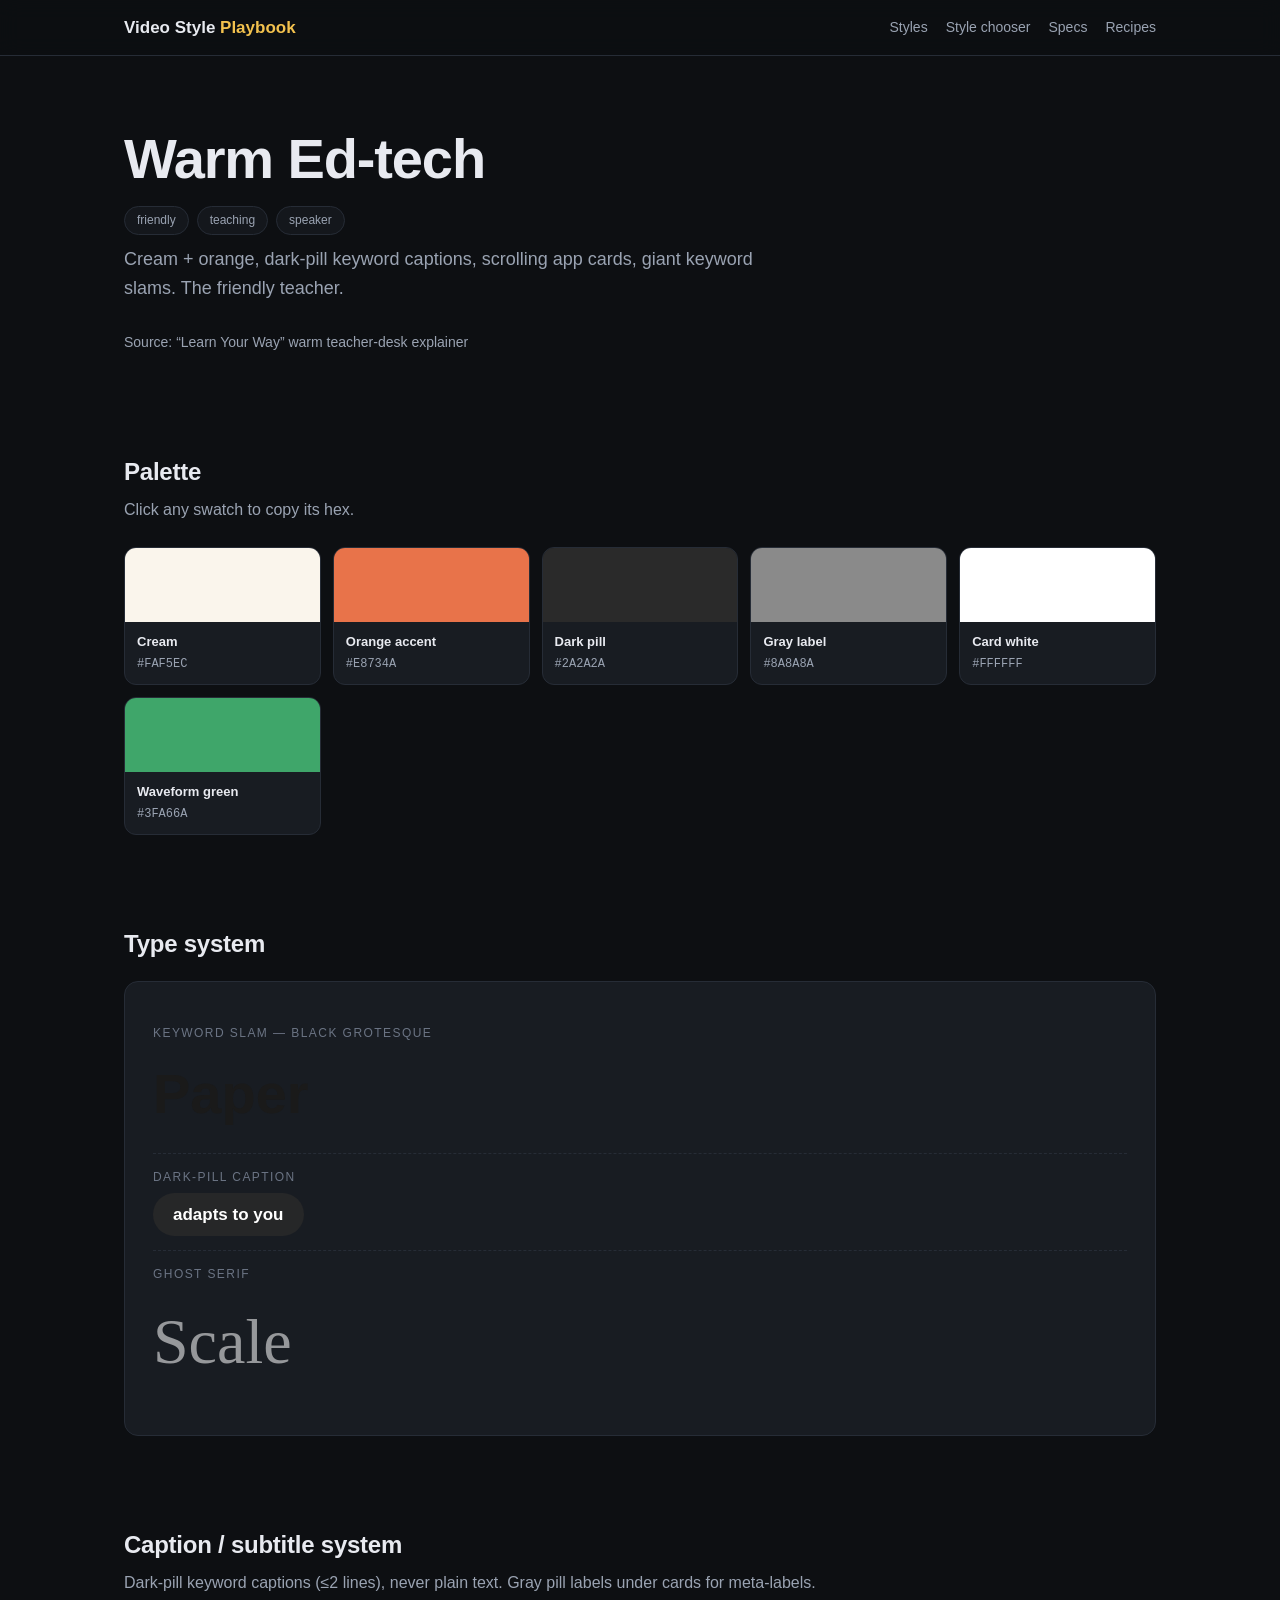
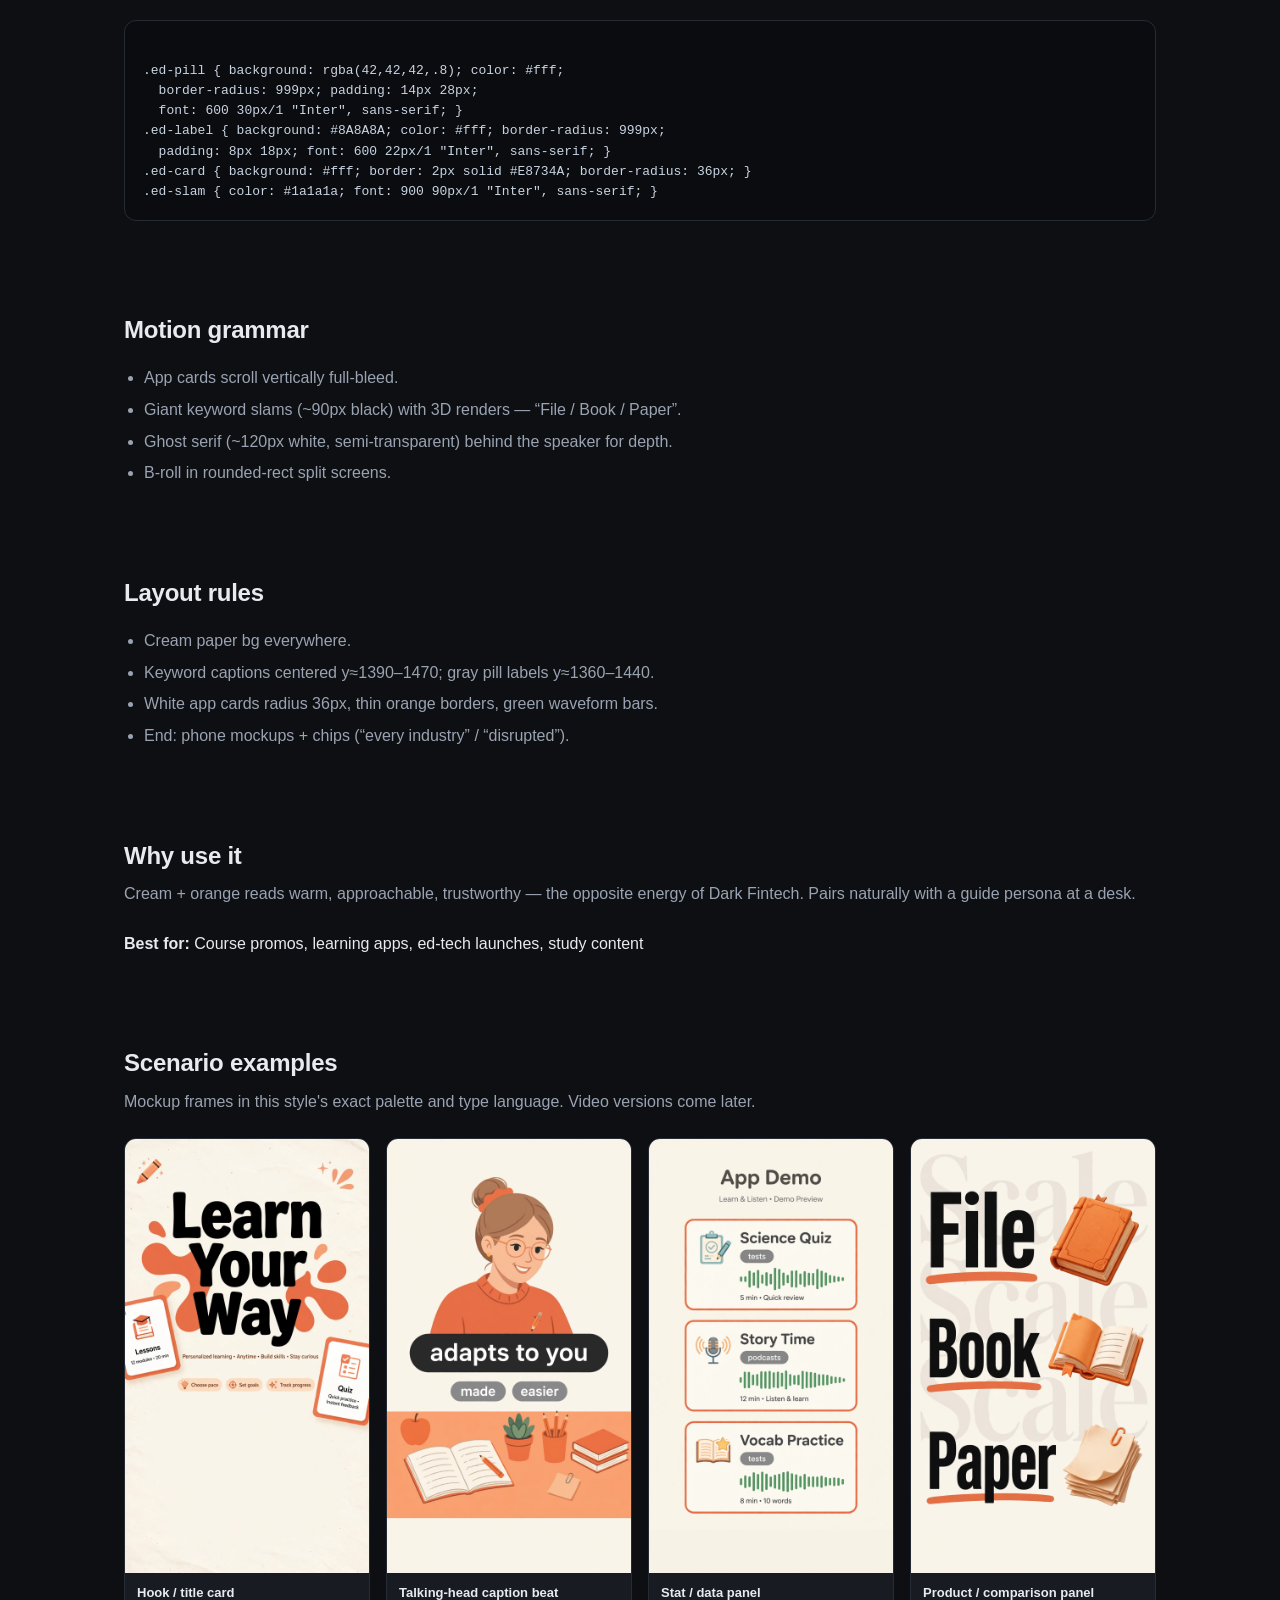
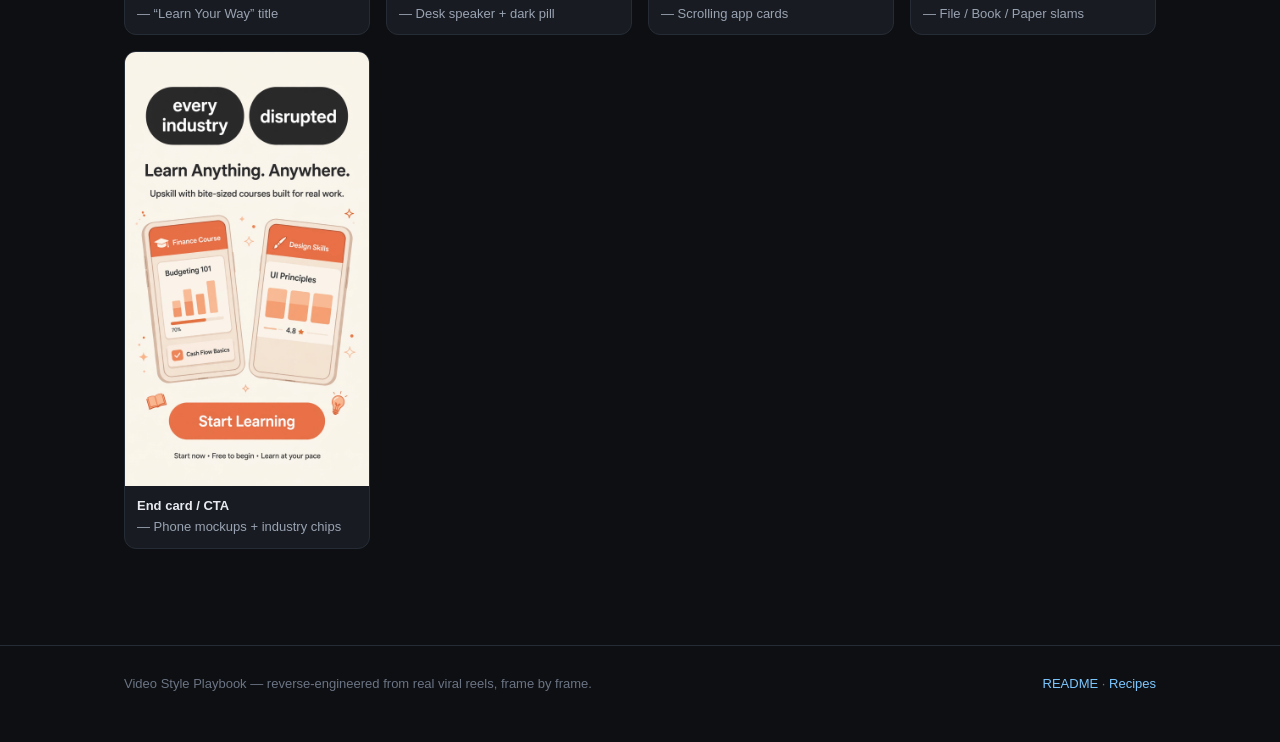
<file: docs/styles/warm-edtech.html>
<!DOCTYPE html>
<html lang="en">
<head>
<meta charset="utf-8">
<meta name="viewport" content="width=device-width, initial-scale=1">
<title>Warm Ed-tech — Video Style Playbook</title>
<link rel="stylesheet" href="../assets/style.css">
</head>
<body>
<nav class="nav"><div class="nav-inner">
  <a class="brand" href="../index.html">Video Style <span>Playbook</span></a>
  <div class="nav-links">
    <a href="../index.html">Styles</a>
    <a href="../chooser.html">Style chooser</a>
    <a href="../../STYLES.md">Specs</a>
    <a href="../../RECIPES.md">Recipes</a>
  </div>
</div></nav>
<div class="wrap">
  <header class="hero">
    <h1>Warm Ed-tech</h1>
    <div class="tags"><span class="tag">friendly</span><span class="tag">teaching</span><span class="tag">speaker</span></div>
    <p>Cream + orange, dark-pill keyword captions, scrolling app cards, giant keyword slams. The friendly teacher.</p>
    <p class="lead" style="font-size:14px">Source: “Learn Your Way” warm teacher-desk explainer</p>
  </header>

  <section class="block">
    <h2 class="sec">Palette</h2>
    <p class="lead">Click any swatch to copy its hex.</p>
    <div class="swatches">
      <div class="swatch" data-copy="#FAF5EC">
        <div class="color" style="background:#FAF5EC"></div>
        <div class="meta"><b>Cream</b><code>#FAF5EC</code></div>
      </div>
      <div class="swatch" data-copy="#E8734A">
        <div class="color" style="background:#E8734A"></div>
        <div class="meta"><b>Orange accent</b><code>#E8734A</code></div>
      </div>
      <div class="swatch" data-copy="#2A2A2A">
        <div class="color" style="background:#2A2A2A"></div>
        <div class="meta"><b>Dark pill</b><code>#2A2A2A</code></div>
      </div>
      <div class="swatch" data-copy="#8A8A8A">
        <div class="color" style="background:#8A8A8A"></div>
        <div class="meta"><b>Gray label</b><code>#8A8A8A</code></div>
      </div>
      <div class="swatch" data-copy="#FFFFFF">
        <div class="color" style="background:#FFFFFF"></div>
        <div class="meta"><b>Card white</b><code>#FFFFFF</code></div>
      </div>
      <div class="swatch" data-copy="#3FA66A">
        <div class="color" style="background:#3FA66A"></div>
        <div class="meta"><b>Waveform green</b><code>#3FA66A</code></div>
      </div>
    </div>
  </section>

  <section class="block">
    <h2 class="sec">Type system</h2>
    <div class="specimen">
      <div class="row">
        <div class="lbl">Keyword slam — black grotesque</div>
        <div style="font-family: Arial, sans-serif; font-weight: 900; font-size: 56px; color: #1a1a1a">Paper</div>
      </div>
      <div class="row">
        <div class="lbl">Dark-pill caption</div>
        <div style="font-family: Arial, sans-serif; font-weight: 600; font-size: 17px; color: #fff; background: rgba(42,42,42,.8); display: inline-block; padding: 8px 20px; border-radius: 999px">adapts to you</div>
      </div>
      <div class="row">
        <div class="lbl">Ghost serif</div>
        <div style="font-family: Georgia, serif; font-size: 64px; color: rgba(255,255,255,.55)">Scale</div>
      </div>
    </div>
  </section>

  <section class="block">
    <h2 class="sec">Caption / subtitle system</h2>
    <p class="lead">Dark-pill keyword captions (≤2 lines), never plain text. Gray pill labels under cards for meta-labels.</p>
    <div class="code-wrap">
      <button class="copy-btn" data-copy=".ed-pill { background: rgba(42,42,42,.8); color: #fff;
  border-radius: 999px; padding: 14px 28px;
  font: 600 30px/1 &quot;Inter&quot;, sans-serif; }
.ed-label { background: #8A8A8A; color: #fff; border-radius: 999px;
  padding: 8px 18px; font: 600 22px/1 &quot;Inter&quot;, sans-serif; }
.ed-card { background: #fff; border: 2px solid #E8734A; border-radius: 36px; }
.ed-slam { color: #1a1a1a; font: 900 90px/1 &quot;Inter&quot;, sans-serif; }">Copy CSS</button>
      <pre class="code">.ed-pill { background: rgba(42,42,42,.8); color: #fff;
  border-radius: 999px; padding: 14px 28px;
  font: 600 30px/1 &quot;Inter&quot;, sans-serif; }
.ed-label { background: #8A8A8A; color: #fff; border-radius: 999px;
  padding: 8px 18px; font: 600 22px/1 &quot;Inter&quot;, sans-serif; }
.ed-card { background: #fff; border: 2px solid #E8734A; border-radius: 36px; }
.ed-slam { color: #1a1a1a; font: 900 90px/1 &quot;Inter&quot;, sans-serif; }</pre>
    </div>
  </section>

  <section class="block">
    <h2 class="sec">Motion grammar</h2>
    <ul class="tight">
      <li>App cards scroll vertically full-bleed.</li>
      <li>Giant keyword slams (~90px black) with 3D renders — “File / Book / Paper”.</li>
      <li>Ghost serif (~120px white, semi-transparent) behind the speaker for depth.</li>
      <li>B-roll in rounded-rect split screens.</li>
    </ul>
  </section>

  <section class="block">
    <h2 class="sec">Layout rules</h2>
    <ul class="tight">
      <li>Cream paper bg everywhere.</li>
      <li>Keyword captions centered y≈1390–1470; gray pill labels y≈1360–1440.</li>
      <li>White app cards radius 36px, thin orange borders, green waveform bars.</li>
      <li>End: phone mockups + chips (“every industry” / “disrupted”).</li>
    </ul>
  </section>

  <section class="block why">
    <h2 class="sec">Why use it</h2>
    <p class="lead">Cream + orange reads warm, approachable, trustworthy — the opposite energy of Dark Fintech. Pairs naturally with a guide persona at a desk.</p>
    <p><b>Best for:</b> Course promos, learning apps, ed-tech launches, study content</p>
  </section>

  <section class="block">
    <h2 class="sec">Scenario examples</h2>
    <p class="lead">Mockup frames in this style's exact palette and type language. Video versions come later.</p>
    <div class="scen-grid">
      <div class="scen">
        <img src="../examples/warm-edtech/01-hook.webp" alt="Hook / title card">
        <div class="cap"><b>Hook / title card</b> — “Learn Your Way” title</div>
      </div>
      <div class="scen">
        <img src="../examples/warm-edtech/02-caption-beat.webp" alt="Talking-head caption beat">
        <div class="cap"><b>Talking-head caption beat</b> — Desk speaker + dark pill</div>
      </div>
      <div class="scen">
        <img src="../examples/warm-edtech/03-data-panel.webp" alt="Stat / data panel">
        <div class="cap"><b>Stat / data panel</b> — Scrolling app cards</div>
      </div>
      <div class="scen">
        <img src="../examples/warm-edtech/04-comparison-panel.webp" alt="Product / comparison panel">
        <div class="cap"><b>Product / comparison panel</b> — File / Book / Paper slams</div>
      </div>
      <div class="scen">
        <img src="../examples/warm-edtech/05-end-card.webp" alt="End card / CTA">
        <div class="cap"><b>End card / CTA</b> — Phone mockups + industry chips</div>
      </div>
    </div>
  </section>
</div>
<footer><div class="wrap">
  <span>Video Style Playbook — reverse-engineered from real viral reels, frame by frame.</span>
  <span><a href="../../README.md">README</a> · <a href="../../RECIPES.md">Recipes</a></span>
</div></footer>
<script src="../assets/site.js"></script>
</body>
</html>
</file>
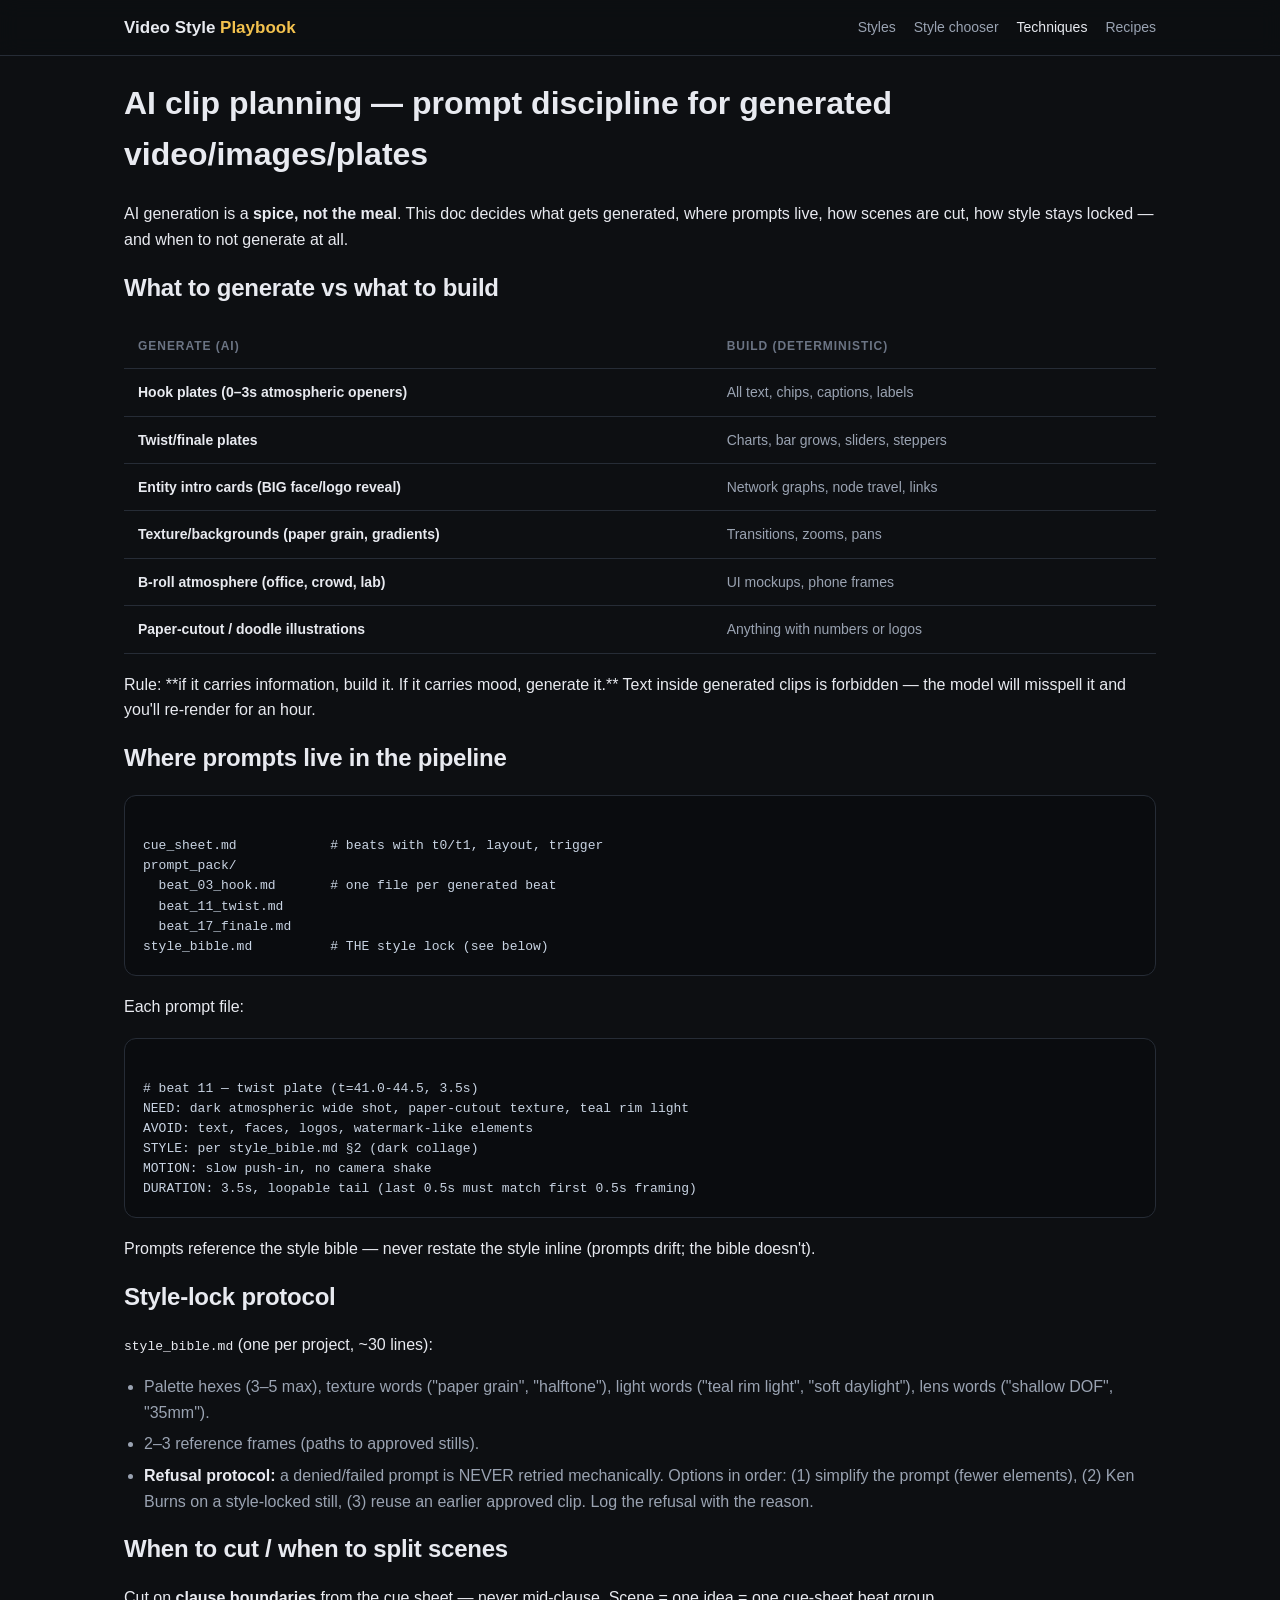
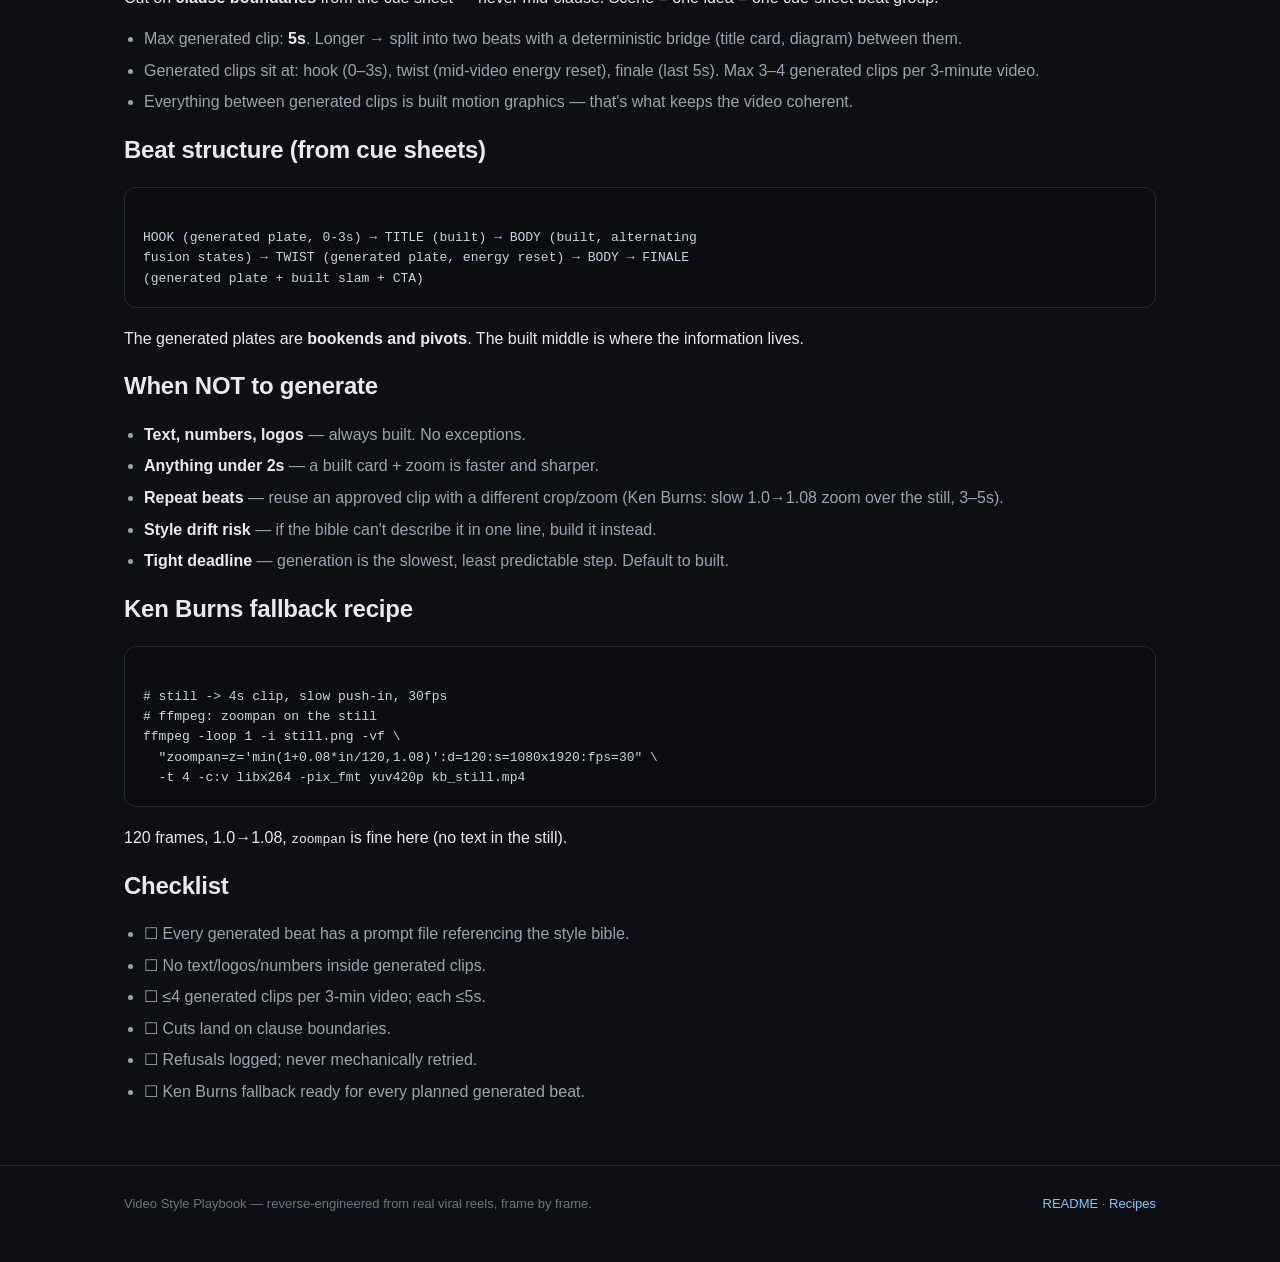
<file: docs/techniques/ai-clip-planning.html>
<!DOCTYPE html>
<html lang="en">
<head>
<meta charset="utf-8">
<meta name="viewport" content="width=device-width, initial-scale=1">
<title>Ai Clip Planning — Video Style Playbook</title>
<link rel="stylesheet" href="../assets/style.css">
</head>
<body>
<nav class="nav"><div class="nav-inner">
  <a class="brand" href="../index.html">Video Style <span>Playbook</span></a>
  <div class="nav-links">
    <a href="../index.html">Styles</a>
    <a href="../chooser.html">Style chooser</a>
    <a href="index.html" class="active">Techniques</a>
    <a href="../../RECIPES.md">Recipes</a>
  </div>
</div></nav>
<div class="wrap">
<h1>AI clip planning — prompt discipline for generated video/images/plates</h1>
<p>AI generation is a <b>spice, not the meal</b>. This doc decides what gets generated, where prompts live, how scenes are cut, how style stays locked — and when to not generate at all.</p>
<h2 class="sec">What to generate vs what to build</h2>
<table class="cmp"><tr><th>Generate (AI)</th><th>Build (deterministic)</th></tr>
<tr><td>Hook plates (0–3s atmospheric openers)</td><td>All text, chips, captions, labels</td></tr>
<tr><td>Twist/finale plates</td><td>Charts, bar grows, sliders, steppers</td></tr>
<tr><td>Entity intro cards (BIG face/logo reveal)</td><td>Network graphs, node travel, links</td></tr>
<tr><td>Texture/backgrounds (paper grain, gradients)</td><td>Transitions, zooms, pans</td></tr>
<tr><td>B-roll atmosphere (office, crowd, lab)</td><td>UI mockups, phone frames</td></tr>
<tr><td>Paper-cutout / doodle illustrations</td><td>Anything with numbers or logos</td></tr>
</table>
<p>Rule: **if it carries information, build it. If it carries mood, generate it.** Text inside generated clips is forbidden — the model will misspell it and you&#x27;ll re-render for an hour.</p>
<h2 class="sec">Where prompts live in the pipeline</h2>
<div class="code-wrap"><pre class="code">
cue_sheet.md            # beats with t0/t1, layout, trigger
prompt_pack/
  beat_03_hook.md       # one file per generated beat
  beat_11_twist.md
  beat_17_finale.md
style_bible.md          # THE style lock (see below)
</pre></div>
<p>Each prompt file:</p>
<div class="code-wrap"><pre class="code">
# beat 11 — twist plate (t=41.0-44.5, 3.5s)
NEED: dark atmospheric wide shot, paper-cutout texture, teal rim light
AVOID: text, faces, logos, watermark-like elements
STYLE: per style_bible.md §2 (dark collage)
MOTION: slow push-in, no camera shake
DURATION: 3.5s, loopable tail (last 0.5s must match first 0.5s framing)
</pre></div>
<p>Prompts reference the style bible — never restate the style inline (prompts drift; the bible doesn&#x27;t).</p>
<h2 class="sec">Style-lock protocol</h2>
<p><code>style_bible.md</code> (one per project, ~30 lines):</p>
<ul class="tight">
<li>Palette hexes (3–5 max), texture words (&quot;paper grain&quot;, &quot;halftone&quot;), light words (&quot;teal rim light&quot;, &quot;soft daylight&quot;), lens words (&quot;shallow DOF&quot;, &quot;35mm&quot;).</li>
<li>2–3 reference frames (paths to approved stills).</li>
<li><b>Refusal protocol:</b> a denied/failed prompt is NEVER retried mechanically. Options in order: (1) simplify the prompt (fewer elements), (2) Ken Burns on a style-locked still, (3) reuse an earlier approved clip. Log the refusal with the reason.</li>
</ul>
<h2 class="sec">When to cut / when to split scenes</h2>
<p>Cut on <b>clause boundaries</b> from the cue sheet — never mid-clause. Scene = one idea = one cue-sheet beat group.</p>
<ul class="tight">
<li>Max generated clip: <b>5s</b>. Longer → split into two beats with a deterministic bridge (title card, diagram) between them.</li>
<li>Generated clips sit at: hook (0–3s), twist (mid-video energy reset), finale (last 5s). Max 3–4 generated clips per 3-minute video.</li>
<li>Everything between generated clips is built motion graphics — that&#x27;s what keeps the video coherent.</li>
</ul>
<h2 class="sec">Beat structure (from cue sheets)</h2>
<div class="code-wrap"><pre class="code">
HOOK (generated plate, 0-3s) → TITLE (built) → BODY (built, alternating
fusion states) → TWIST (generated plate, energy reset) → BODY → FINALE
(generated plate + built slam + CTA)
</pre></div>
<p>The generated plates are <b>bookends and pivots</b>. The built middle is where the information lives.</p>
<h2 class="sec">When NOT to generate</h2>
<ul class="tight">
<li><b>Text, numbers, logos</b> — always built. No exceptions.</li>
<li><b>Anything under 2s</b> — a built card + zoom is faster and sharper.</li>
<li><b>Repeat beats</b> — reuse an approved clip with a different crop/zoom (Ken Burns: slow 1.0→1.08 zoom over the still, 3–5s).</li>
<li><b>Style drift risk</b> — if the bible can&#x27;t describe it in one line, build it instead.</li>
<li><b>Tight deadline</b> — generation is the slowest, least predictable step. Default to built.</li>
</ul>
<h2 class="sec">Ken Burns fallback recipe</h2>
<div class="code-wrap"><pre class="code">
# still -&gt; 4s clip, slow push-in, 30fps
# ffmpeg: zoompan on the still
ffmpeg -loop 1 -i still.png -vf \
  &quot;zoompan=z=&#x27;min(1+0.08*in/120,1.08)&#x27;:d=120:s=1080x1920:fps=30&quot; \
  -t 4 -c:v libx264 -pix_fmt yuv420p kb_still.mp4
</pre></div>
<p>120 frames, 1.0→1.08, <code>zoompan</code> is fine here (no text in the still).</p>
<h2 class="sec">Checklist</h2>
<ul class="tight">
<li>☐ Every generated beat has a prompt file referencing the style bible.</li>
<li>☐ No text/logos/numbers inside generated clips.</li>
<li>☐ ≤4 generated clips per 3-min video; each ≤5s.</li>
<li>☐ Cuts land on clause boundaries.</li>
<li>☐ Refusals logged; never mechanically retried.</li>
<li>☐ Ken Burns fallback ready for every planned generated beat.</li>
</ul>
</div>
<footer><div class="wrap">
  <span>Video Style Playbook — reverse-engineered from real viral reels, frame by frame.</span>
  <span><a href="../../README.md">README</a> · <a href="../../RECIPES.md">Recipes</a></span>
</div></footer>
<script src="../assets/site.js"></script>
</body>
</html>
</file>
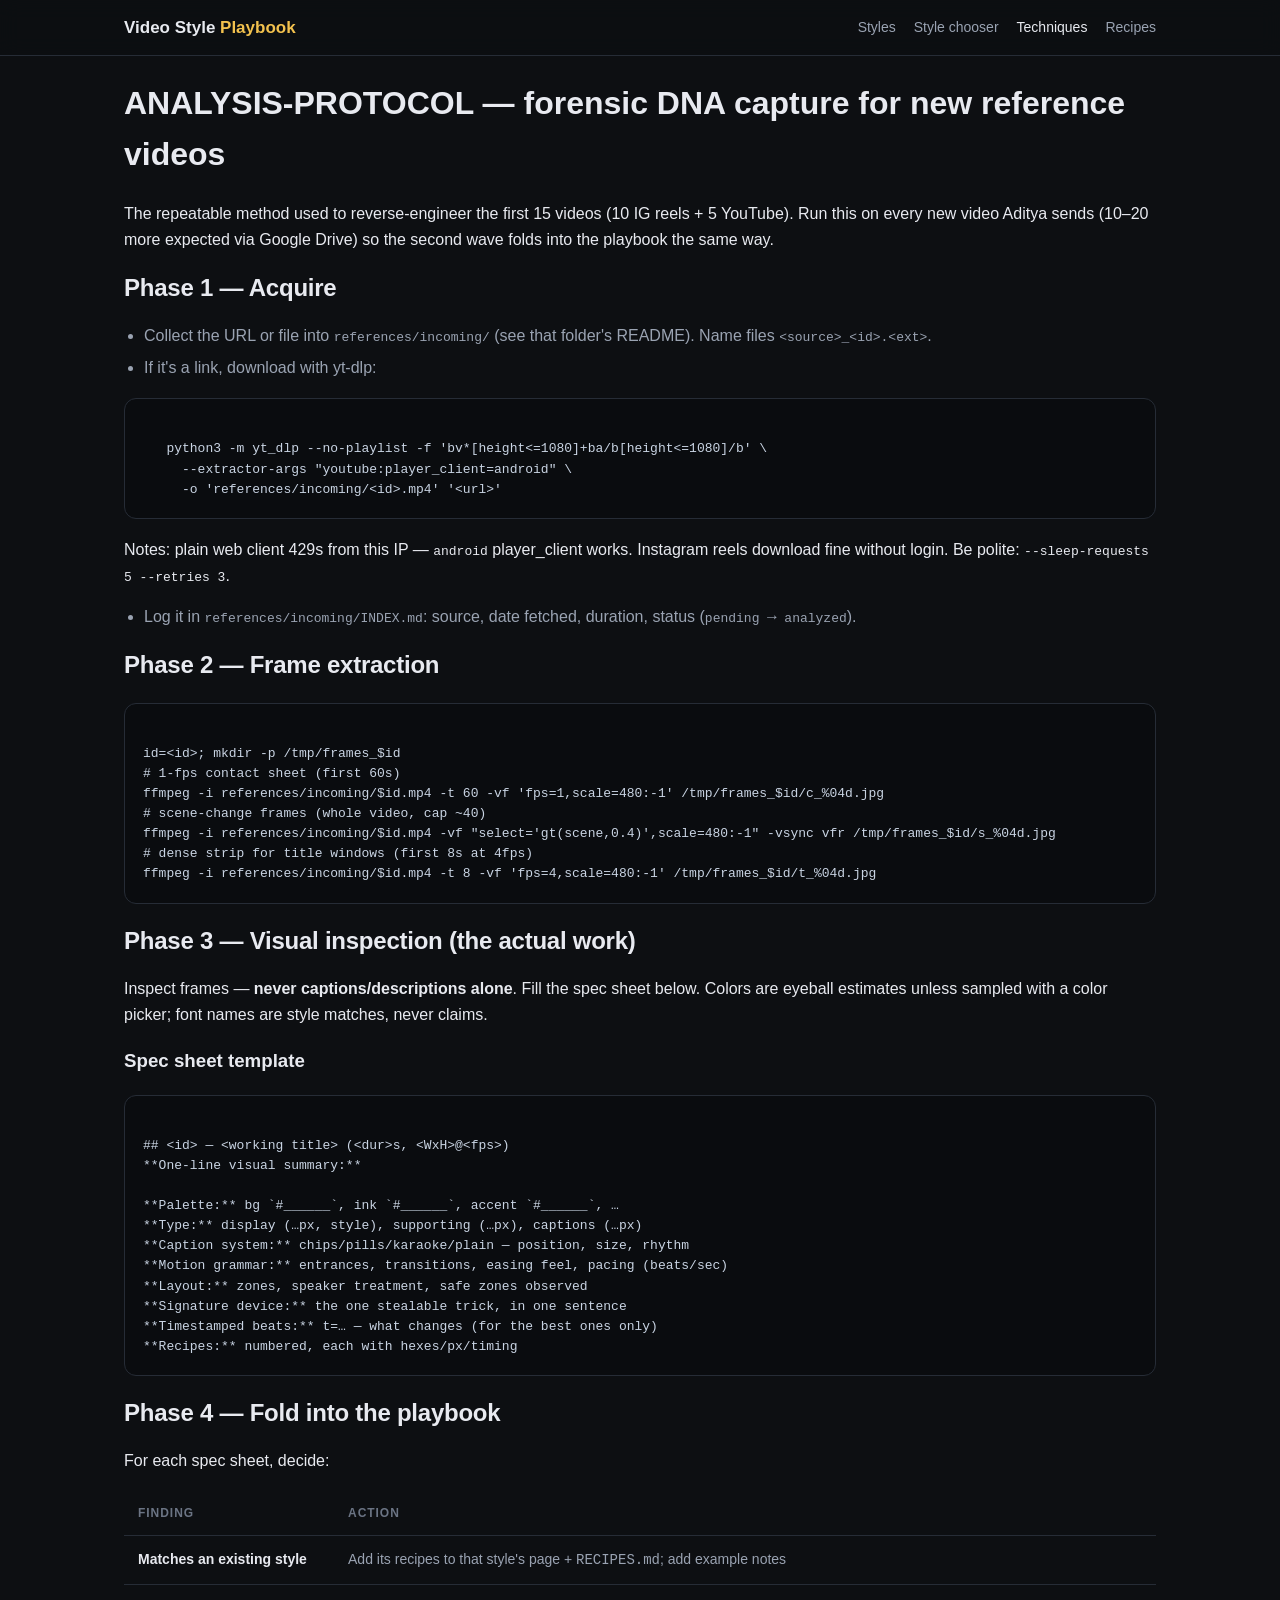
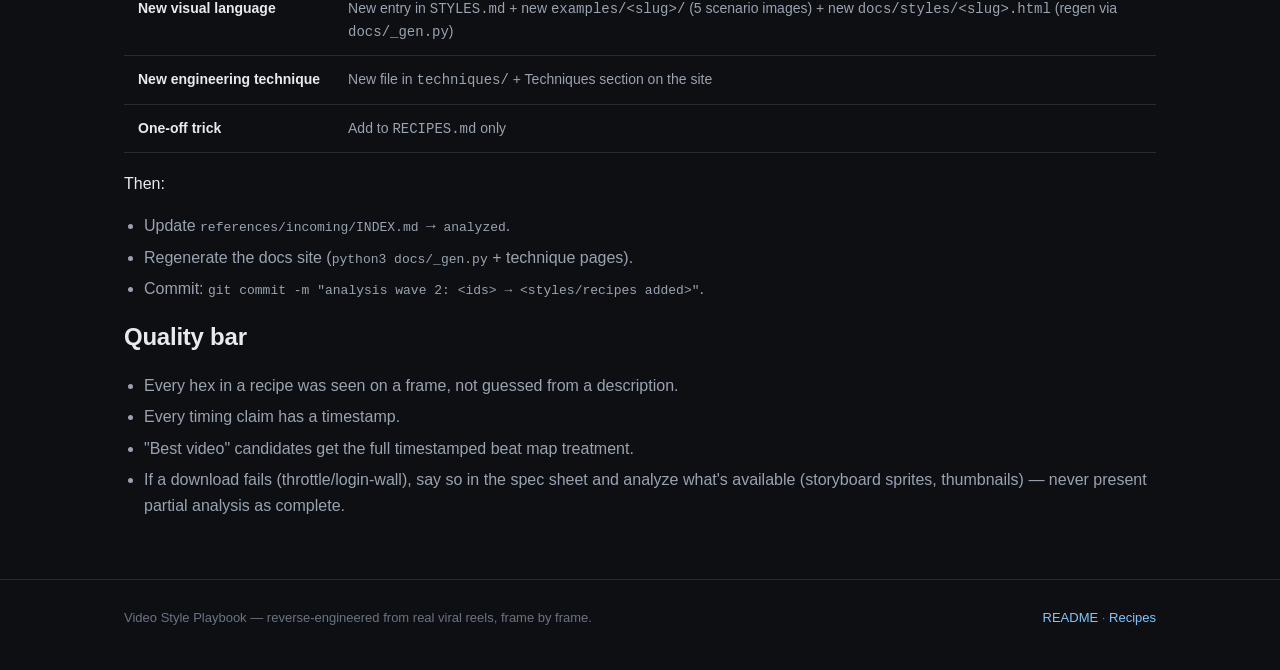
<file: docs/techniques/ANALYSIS-PROTOCOL.html>
<!DOCTYPE html>
<html lang="en">
<head>
<meta charset="utf-8">
<meta name="viewport" content="width=device-width, initial-scale=1">
<title>Analysis Protocol — Video Style Playbook</title>
<link rel="stylesheet" href="../assets/style.css">
</head>
<body>
<nav class="nav"><div class="nav-inner">
  <a class="brand" href="../index.html">Video Style <span>Playbook</span></a>
  <div class="nav-links">
    <a href="../index.html">Styles</a>
    <a href="../chooser.html">Style chooser</a>
    <a href="index.html" class="active">Techniques</a>
    <a href="../../RECIPES.md">Recipes</a>
  </div>
</div></nav>
<div class="wrap">
<h1>ANALYSIS-PROTOCOL — forensic DNA capture for new reference videos</h1>
<p>The repeatable method used to reverse-engineer the first 15 videos (10 IG reels + 5 YouTube). Run this on every new video Aditya sends (10–20 more expected via Google Drive) so the second wave folds into the playbook the same way.</p>
<h2 class="sec">Phase 1 — Acquire</h2>
<ul class="tight">
<li>Collect the URL or file into <code>references/incoming/</code> (see that folder&#x27;s README). Name files <code>&lt;source&gt;_&lt;id&gt;.&lt;ext&gt;</code>.</li>
<li>If it&#x27;s a link, download with yt-dlp:</li>
</ul>
<div class="code-wrap"><pre class="code">
   python3 -m yt_dlp --no-playlist -f &#x27;bv*[height&lt;=1080]+ba/b[height&lt;=1080]/b&#x27; \
     --extractor-args &quot;youtube:player_client=android&quot; \
     -o &#x27;references/incoming/&lt;id&gt;.mp4&#x27; &#x27;&lt;url&gt;&#x27;
</pre></div>
<p>Notes: plain web client 429s from this IP — <code>android</code> player_client works. Instagram reels download fine without login. Be polite: <code>--sleep-requests 5 --retries 3</code>.</p>
<ul class="tight">
<li>Log it in <code>references/incoming/INDEX.md</code>: source, date fetched, duration, status (<code>pending</code> → <code>analyzed</code>).</li>
</ul>
<h2 class="sec">Phase 2 — Frame extraction</h2>
<div class="code-wrap"><pre class="code">
id=&lt;id&gt;; mkdir -p /tmp/frames_$id
# 1-fps contact sheet (first 60s)
ffmpeg -i references/incoming/$id.mp4 -t 60 -vf &#x27;fps=1,scale=480:-1&#x27; /tmp/frames_$id/c_%04d.jpg
# scene-change frames (whole video, cap ~40)
ffmpeg -i references/incoming/$id.mp4 -vf &quot;select=&#x27;gt(scene,0.4)&#x27;,scale=480:-1&quot; -vsync vfr /tmp/frames_$id/s_%04d.jpg
# dense strip for title windows (first 8s at 4fps)
ffmpeg -i references/incoming/$id.mp4 -t 8 -vf &#x27;fps=4,scale=480:-1&#x27; /tmp/frames_$id/t_%04d.jpg
</pre></div>
<h2 class="sec">Phase 3 — Visual inspection (the actual work)</h2>
<p>Inspect frames — <b>never captions/descriptions alone</b>. Fill the spec sheet below. Colors are eyeball estimates unless sampled with a color picker; font names are style matches, never claims.</p>
<h3>Spec sheet template</h3>
<div class="code-wrap"><pre class="code">
## &lt;id&gt; — &lt;working title&gt; (&lt;dur&gt;s, &lt;WxH&gt;@&lt;fps&gt;)
**One-line visual summary:**

**Palette:** bg `#______`, ink `#______`, accent `#______`, …
**Type:** display (…px, style), supporting (…px), captions (…px)
**Caption system:** chips/pills/karaoke/plain — position, size, rhythm
**Motion grammar:** entrances, transitions, easing feel, pacing (beats/sec)
**Layout:** zones, speaker treatment, safe zones observed
**Signature device:** the one stealable trick, in one sentence
**Timestamped beats:** t=… — what changes (for the best ones only)
**Recipes:** numbered, each with hexes/px/timing
</pre></div>
<h2 class="sec">Phase 4 — Fold into the playbook</h2>
<p>For each spec sheet, decide:</p>
<table class="cmp"><tr><th>Finding</th><th>Action</th></tr>
<tr><td>Matches an existing style</td><td>Add its recipes to that style&#x27;s page + <code>RECIPES.md</code>; add example notes</td></tr>
<tr><td>New visual language</td><td>New entry in <code>STYLES.md</code> + new <code>examples/&lt;slug&gt;/</code> (5 scenario images) + new <code>docs/styles/&lt;slug&gt;.html</code> (regen via <code>docs/_gen.py</code>)</td></tr>
<tr><td>New engineering technique</td><td>New file in <code>techniques/</code> + Techniques section on the site</td></tr>
<tr><td>One-off trick</td><td>Add to <code>RECIPES.md</code> only</td></tr>
</table>
<p>Then:</p>
<ul class="tight">
<li>Update <code>references/incoming/INDEX.md</code> → <code>analyzed</code>.</li>
<li>Regenerate the docs site (<code>python3 docs/_gen.py</code> + technique pages).</li>
<li>Commit: <code>git commit -m &quot;analysis wave 2: &lt;ids&gt; → &lt;styles/recipes added&gt;&quot;</code>.</li>
</ul>
<h2 class="sec">Quality bar</h2>
<ul class="tight">
<li>Every hex in a recipe was seen on a frame, not guessed from a description.</li>
<li>Every timing claim has a timestamp.</li>
<li>&quot;Best video&quot; candidates get the full timestamped beat map treatment.</li>
<li>If a download fails (throttle/login-wall), say so in the spec sheet and analyze what&#x27;s available (storyboard sprites, thumbnails) — never present partial analysis as complete.</li>
</ul>
</div>
<footer><div class="wrap">
  <span>Video Style Playbook — reverse-engineered from real viral reels, frame by frame.</span>
  <span><a href="../../README.md">README</a> · <a href="../../RECIPES.md">Recipes</a></span>
</div></footer>
<script src="../assets/site.js"></script>
</body>
</html>
</file>
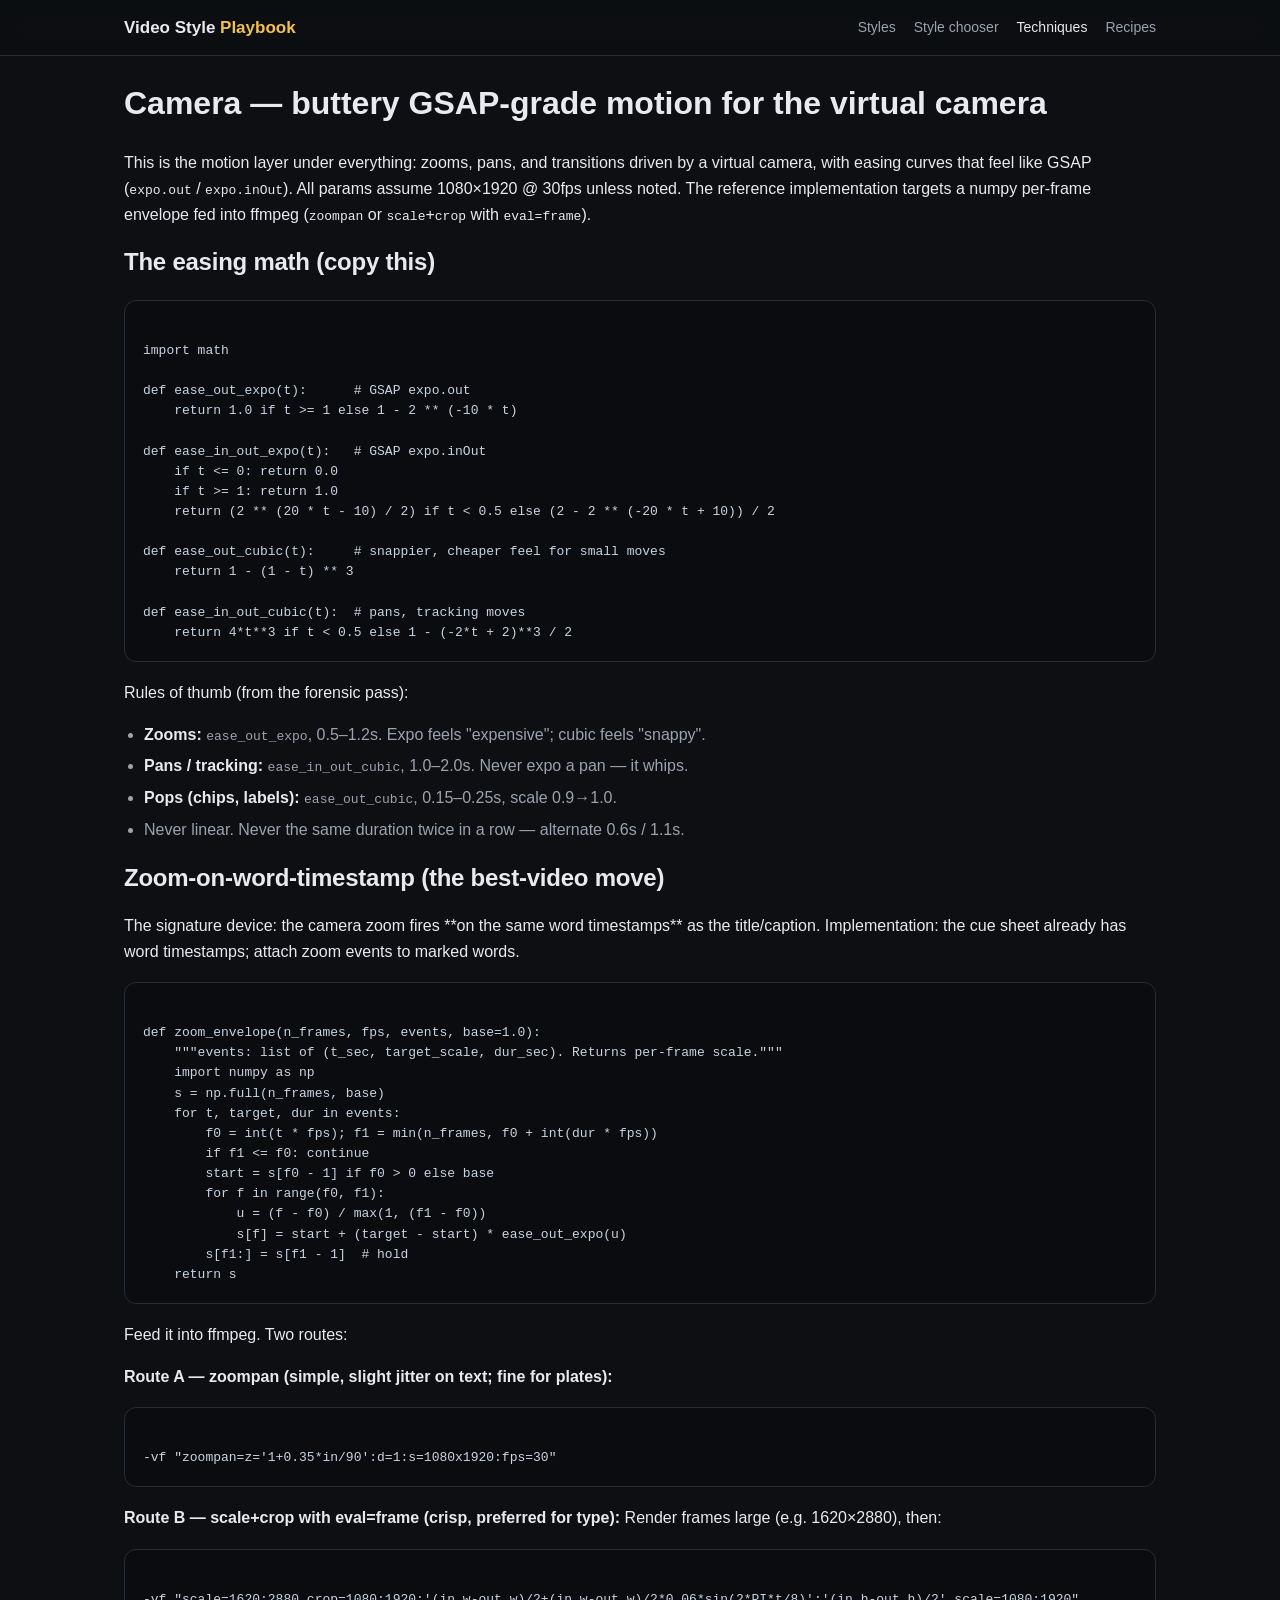
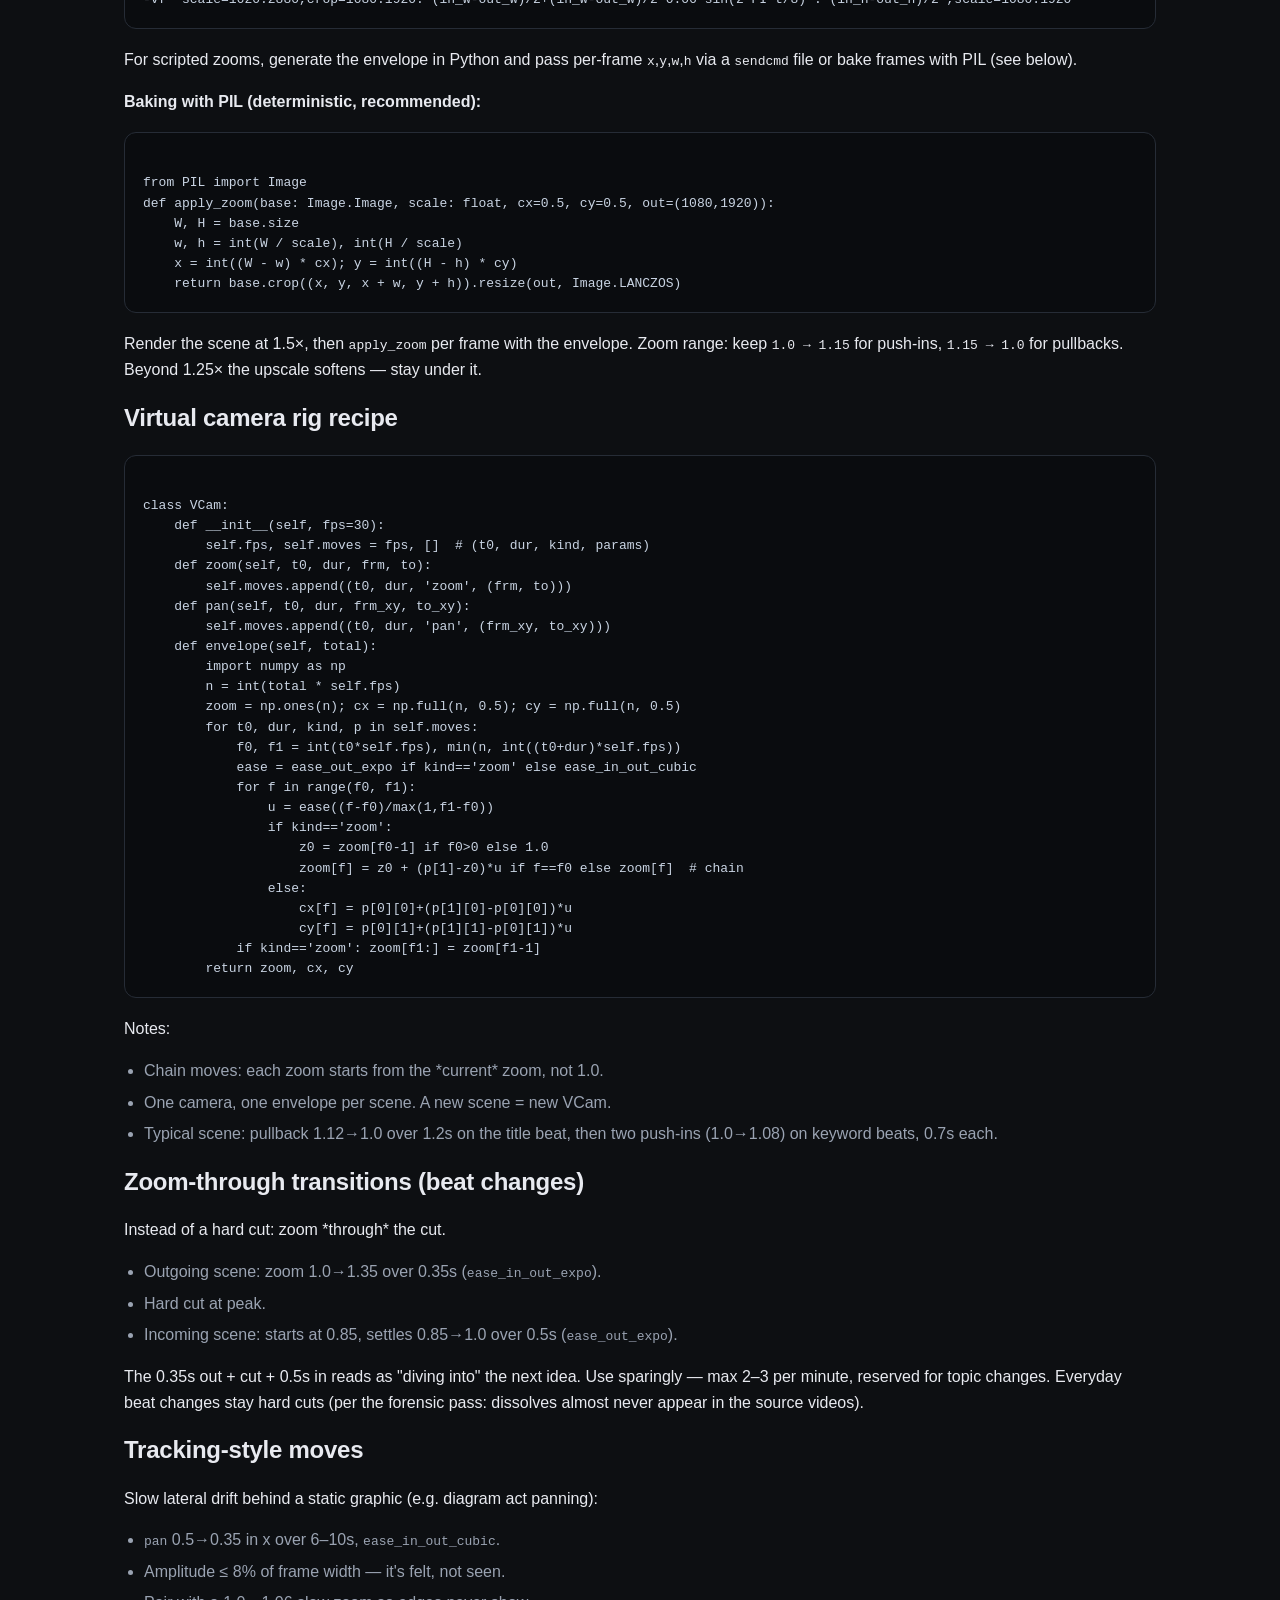
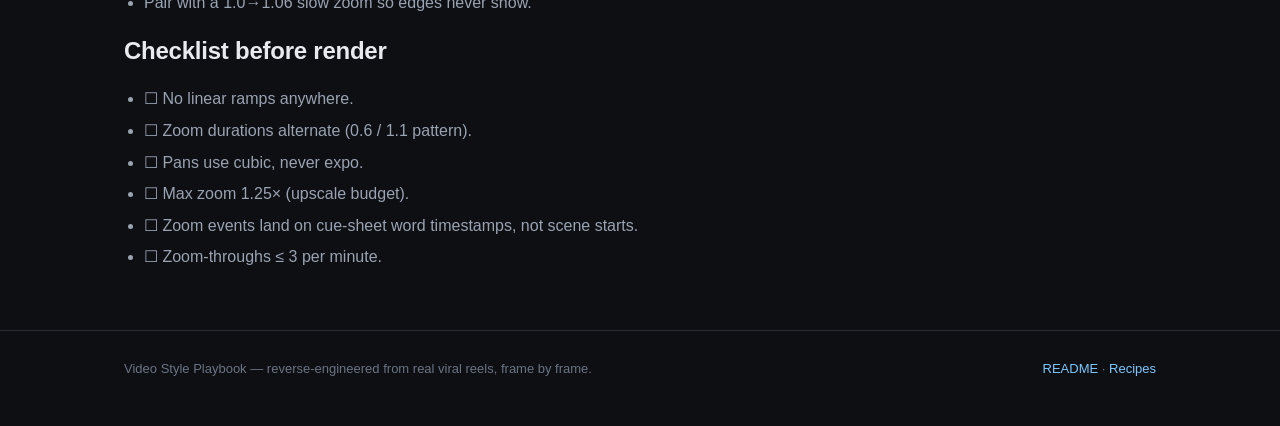
<file: docs/techniques/camera.html>
<!DOCTYPE html>
<html lang="en">
<head>
<meta charset="utf-8">
<meta name="viewport" content="width=device-width, initial-scale=1">
<title>Camera — Video Style Playbook</title>
<link rel="stylesheet" href="../assets/style.css">
</head>
<body>
<nav class="nav"><div class="nav-inner">
  <a class="brand" href="../index.html">Video Style <span>Playbook</span></a>
  <div class="nav-links">
    <a href="../index.html">Styles</a>
    <a href="../chooser.html">Style chooser</a>
    <a href="index.html" class="active">Techniques</a>
    <a href="../../RECIPES.md">Recipes</a>
  </div>
</div></nav>
<div class="wrap">
<h1>Camera — buttery GSAP-grade motion for the virtual camera</h1>
<p>This is the motion layer under everything: zooms, pans, and transitions driven by a virtual camera, with easing curves that feel like GSAP (<code>expo.out</code> / <code>expo.inOut</code>). All params assume 1080×1920 @ 30fps unless noted. The reference implementation targets a numpy per-frame envelope fed into ffmpeg (<code>zoompan</code> or <code>scale</code>+<code>crop</code> with <code>eval=frame</code>).</p>
<h2 class="sec">The easing math (copy this)</h2>
<div class="code-wrap"><pre class="code">
import math

def ease_out_expo(t):      # GSAP expo.out
    return 1.0 if t &gt;= 1 else 1 - 2 ** (-10 * t)

def ease_in_out_expo(t):   # GSAP expo.inOut
    if t &lt;= 0: return 0.0
    if t &gt;= 1: return 1.0
    return (2 ** (20 * t - 10) / 2) if t &lt; 0.5 else (2 - 2 ** (-20 * t + 10)) / 2

def ease_out_cubic(t):     # snappier, cheaper feel for small moves
    return 1 - (1 - t) ** 3

def ease_in_out_cubic(t):  # pans, tracking moves
    return 4*t**3 if t &lt; 0.5 else 1 - (-2*t + 2)**3 / 2
</pre></div>
<p>Rules of thumb (from the forensic pass):</p>
<ul class="tight">
<li><b>Zooms:</b> <code>ease_out_expo</code>, 0.5–1.2s. Expo feels &quot;expensive&quot;; cubic feels &quot;snappy&quot;.</li>
<li><b>Pans / tracking:</b> <code>ease_in_out_cubic</code>, 1.0–2.0s. Never expo a pan — it whips.</li>
<li><b>Pops (chips, labels):</b> <code>ease_out_cubic</code>, 0.15–0.25s, scale 0.9→1.0.</li>
<li>Never linear. Never the same duration twice in a row — alternate 0.6s / 1.1s.</li>
</ul>
<h2 class="sec">Zoom-on-word-timestamp (the best-video move)</h2>
<p>The signature device: the camera zoom fires **on the same word timestamps** as the title/caption. Implementation: the cue sheet already has word timestamps; attach zoom events to marked words.</p>
<div class="code-wrap"><pre class="code">
def zoom_envelope(n_frames, fps, events, base=1.0):
    &quot;&quot;&quot;events: list of (t_sec, target_scale, dur_sec). Returns per-frame scale.&quot;&quot;&quot;
    import numpy as np
    s = np.full(n_frames, base)
    for t, target, dur in events:
        f0 = int(t * fps); f1 = min(n_frames, f0 + int(dur * fps))
        if f1 &lt;= f0: continue
        start = s[f0 - 1] if f0 &gt; 0 else base
        for f in range(f0, f1):
            u = (f - f0) / max(1, (f1 - f0))
            s[f] = start + (target - start) * ease_out_expo(u)
        s[f1:] = s[f1 - 1]  # hold
    return s
</pre></div>
<p>Feed it into ffmpeg. Two routes:</p>
<p><b>Route A — zoompan (simple, slight jitter on text; fine for plates):</b></p>
<div class="code-wrap"><pre class="code">
-vf &quot;zoompan=z=&#x27;1+0.35*in/90&#x27;:d=1:s=1080x1920:fps=30&quot;
</pre></div>
<p><b>Route B — scale+crop with eval=frame (crisp, preferred for type):</b> Render frames large (e.g. 1620×2880), then:</p>
<div class="code-wrap"><pre class="code">
-vf &quot;scale=1620:2880,crop=1080:1920:&#x27;(in_w-out_w)/2+(in_w-out_w)/2*0.06*sin(2*PI*t/8)&#x27;:&#x27;(in_h-out_h)/2&#x27;,scale=1080:1920&quot;
</pre></div>
<p>For scripted zooms, generate the envelope in Python and pass per-frame <code>x</code>,<code>y</code>,<code>w</code>,<code>h</code> via a <code>sendcmd</code> file or bake frames with PIL (see below).</p>
<p><b>Baking with PIL (deterministic, recommended):</b></p>
<div class="code-wrap"><pre class="code">
from PIL import Image
def apply_zoom(base: Image.Image, scale: float, cx=0.5, cy=0.5, out=(1080,1920)):
    W, H = base.size
    w, h = int(W / scale), int(H / scale)
    x = int((W - w) * cx); y = int((H - h) * cy)
    return base.crop((x, y, x + w, y + h)).resize(out, Image.LANCZOS)
</pre></div>
<p>Render the scene at 1.5×, then <code>apply_zoom</code> per frame with the envelope. Zoom range: keep <code>1.0 → 1.15</code> for push-ins, <code>1.15 → 1.0</code> for pullbacks. Beyond 1.25× the upscale softens — stay under it.</p>
<h2 class="sec">Virtual camera rig recipe</h2>
<div class="code-wrap"><pre class="code">
class VCam:
    def __init__(self, fps=30):
        self.fps, self.moves = fps, []  # (t0, dur, kind, params)
    def zoom(self, t0, dur, frm, to):
        self.moves.append((t0, dur, &#x27;zoom&#x27;, (frm, to)))
    def pan(self, t0, dur, frm_xy, to_xy):
        self.moves.append((t0, dur, &#x27;pan&#x27;, (frm_xy, to_xy)))
    def envelope(self, total):
        import numpy as np
        n = int(total * self.fps)
        zoom = np.ones(n); cx = np.full(n, 0.5); cy = np.full(n, 0.5)
        for t0, dur, kind, p in self.moves:
            f0, f1 = int(t0*self.fps), min(n, int((t0+dur)*self.fps))
            ease = ease_out_expo if kind==&#x27;zoom&#x27; else ease_in_out_cubic
            for f in range(f0, f1):
                u = ease((f-f0)/max(1,f1-f0))
                if kind==&#x27;zoom&#x27;:
                    z0 = zoom[f0-1] if f0&gt;0 else 1.0
                    zoom[f] = z0 + (p[1]-z0)*u if f==f0 else zoom[f]  # chain
                else:
                    cx[f] = p[0][0]+(p[1][0]-p[0][0])*u
                    cy[f] = p[0][1]+(p[1][1]-p[0][1])*u
            if kind==&#x27;zoom&#x27;: zoom[f1:] = zoom[f1-1]
        return zoom, cx, cy
</pre></div>
<p>Notes:</p>
<ul class="tight">
<li>Chain moves: each zoom starts from the *current* zoom, not 1.0.</li>
<li>One camera, one envelope per scene. A new scene = new VCam.</li>
<li>Typical scene: pullback 1.12→1.0 over 1.2s on the title beat, then two push-ins (1.0→1.08) on keyword beats, 0.7s each.</li>
</ul>
<h2 class="sec">Zoom-through transitions (beat changes)</h2>
<p>Instead of a hard cut: zoom *through* the cut.</p>
<ul class="tight">
<li>Outgoing scene: zoom 1.0→1.35 over 0.35s (<code>ease_in_out_expo</code>).</li>
<li>Hard cut at peak.</li>
<li>Incoming scene: starts at 0.85, settles 0.85→1.0 over 0.5s (<code>ease_out_expo</code>).</li>
</ul>
<p>The 0.35s out + cut + 0.5s in reads as &quot;diving into&quot; the next idea. Use sparingly — max 2–3 per minute, reserved for topic changes. Everyday beat changes stay hard cuts (per the forensic pass: dissolves almost never appear in the source videos).</p>
<h2 class="sec">Tracking-style moves</h2>
<p>Slow lateral drift behind a static graphic (e.g. diagram act panning):</p>
<ul class="tight">
<li><code>pan</code> 0.5→0.35 in x over 6–10s, <code>ease_in_out_cubic</code>.</li>
<li>Amplitude ≤ 8% of frame width — it&#x27;s felt, not seen.</li>
<li>Pair with a 1.0→1.06 slow zoom so edges never show.</li>
</ul>
<h2 class="sec">Checklist before render</h2>
<ul class="tight">
<li>☐ No linear ramps anywhere.</li>
<li>☐ Zoom durations alternate (0.6 / 1.1 pattern).</li>
<li>☐ Pans use cubic, never expo.</li>
<li>☐ Max zoom 1.25× (upscale budget).</li>
<li>☐ Zoom events land on cue-sheet word timestamps, not scene starts.</li>
<li>☐ Zoom-throughs ≤ 3 per minute.</li>
</ul>
</div>
<footer><div class="wrap">
  <span>Video Style Playbook — reverse-engineered from real viral reels, frame by frame.</span>
  <span><a href="../../README.md">README</a> · <a href="../../RECIPES.md">Recipes</a></span>
</div></footer>
<script src="../assets/site.js"></script>
</body>
</html>
</file>
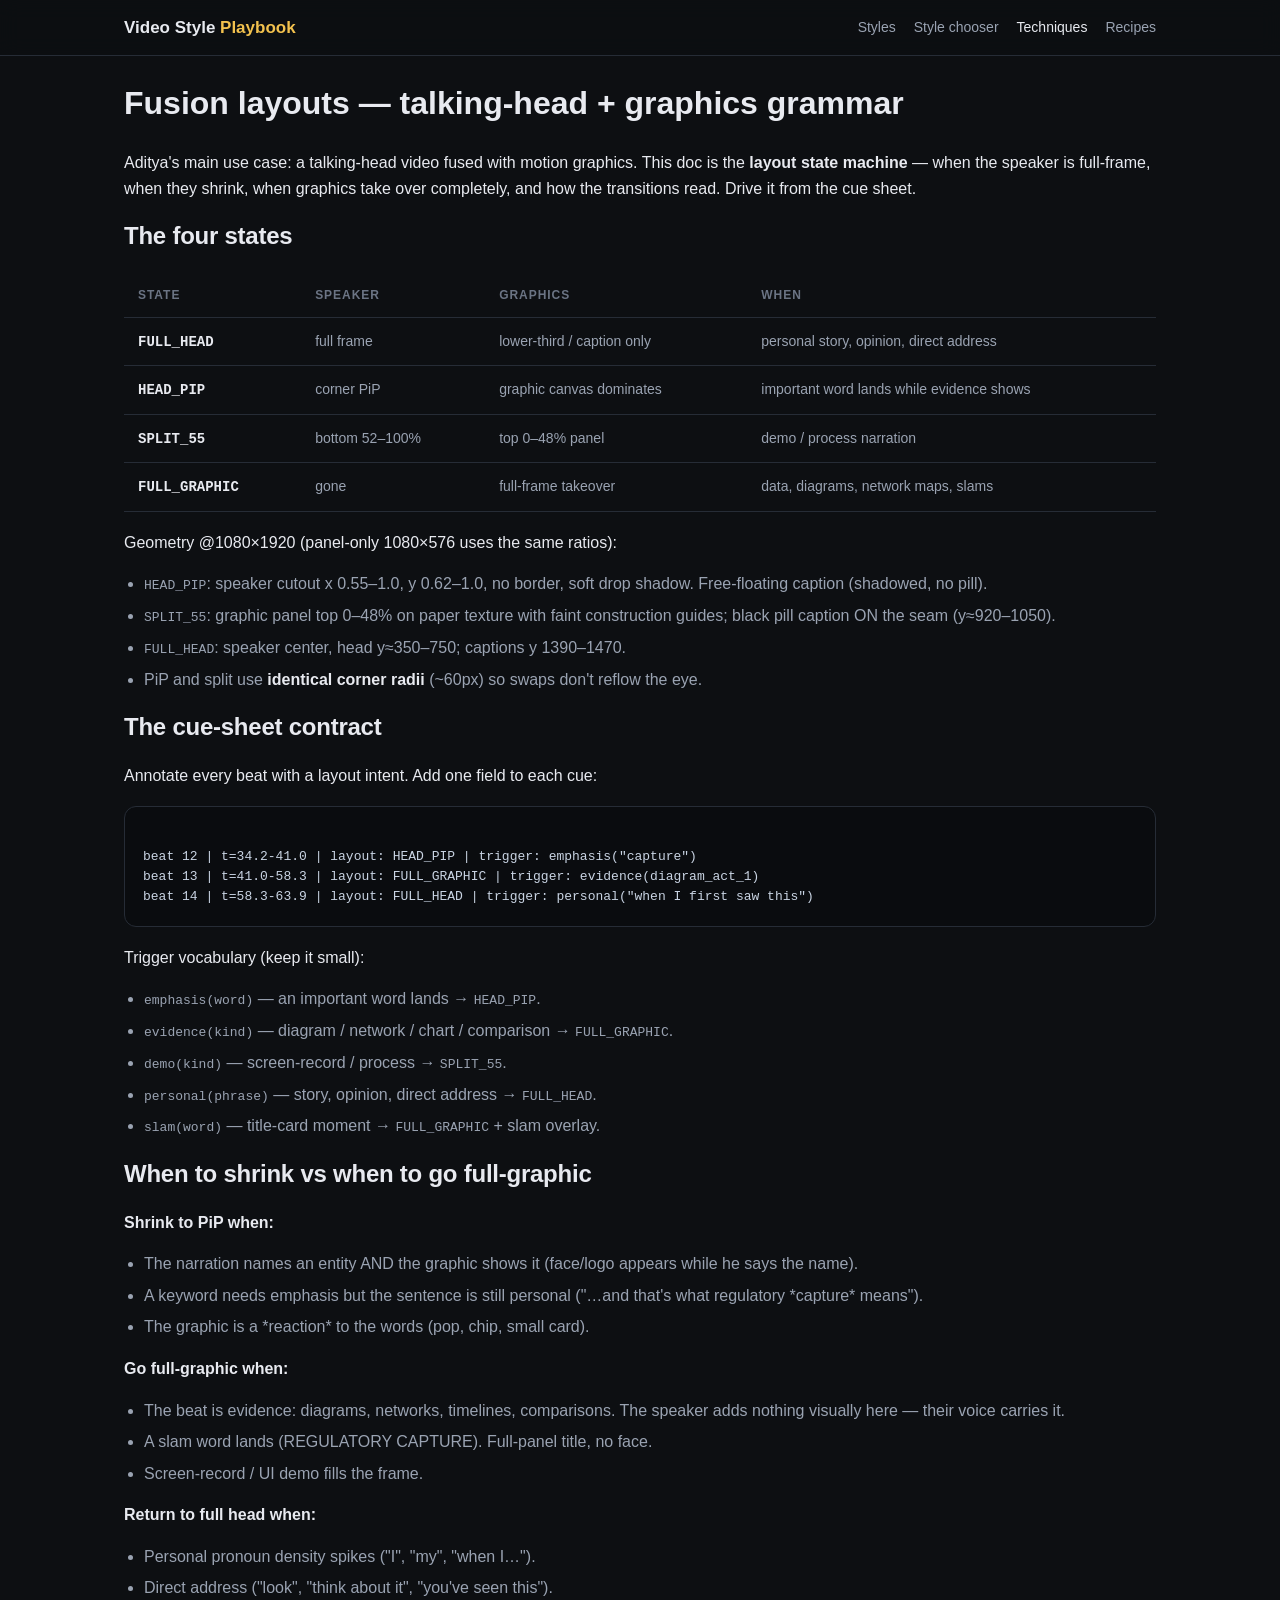
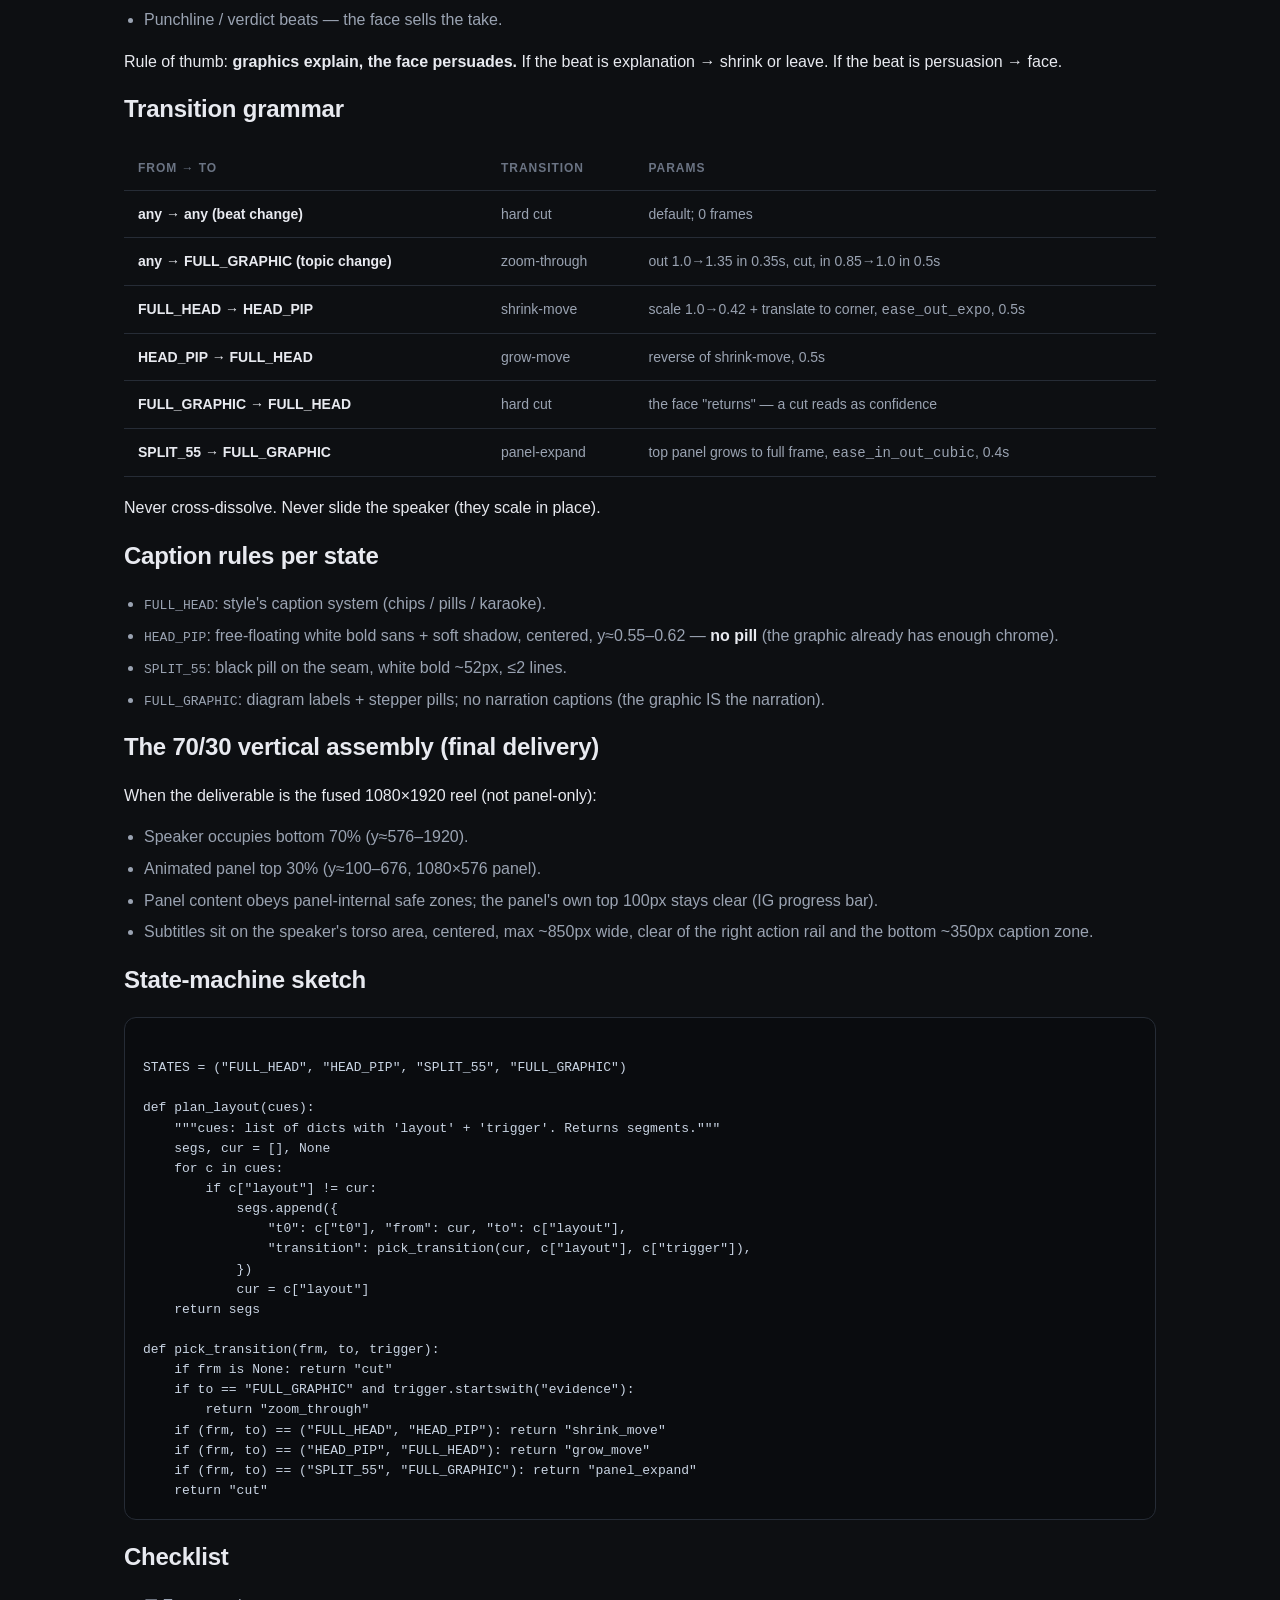
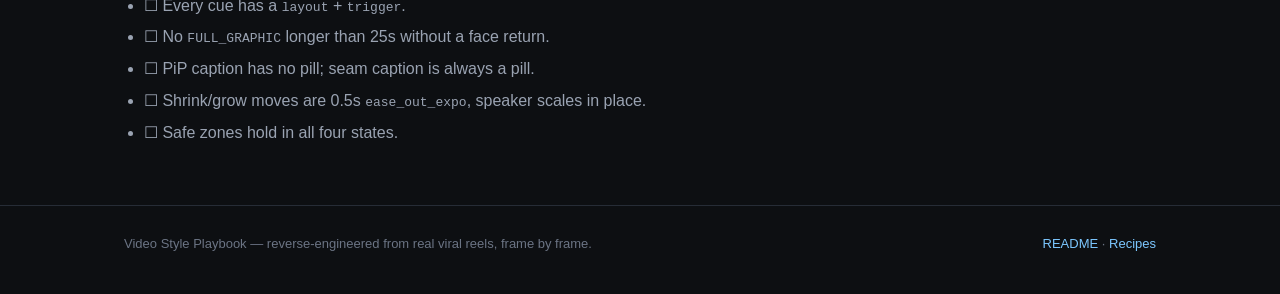
<file: docs/techniques/fusion-layouts.html>
<!DOCTYPE html>
<html lang="en">
<head>
<meta charset="utf-8">
<meta name="viewport" content="width=device-width, initial-scale=1">
<title>Fusion Layouts — Video Style Playbook</title>
<link rel="stylesheet" href="../assets/style.css">
</head>
<body>
<nav class="nav"><div class="nav-inner">
  <a class="brand" href="../index.html">Video Style <span>Playbook</span></a>
  <div class="nav-links">
    <a href="../index.html">Styles</a>
    <a href="../chooser.html">Style chooser</a>
    <a href="index.html" class="active">Techniques</a>
    <a href="../../RECIPES.md">Recipes</a>
  </div>
</div></nav>
<div class="wrap">
<h1>Fusion layouts — talking-head + graphics grammar</h1>
<p>Aditya&#x27;s main use case: a talking-head video fused with motion graphics. This doc is the <b>layout state machine</b> — when the speaker is full-frame, when they shrink, when graphics take over completely, and how the transitions read. Drive it from the cue sheet.</p>
<h2 class="sec">The four states</h2>
<table class="cmp"><tr><th>State</th><th>Speaker</th><th>Graphics</th><th>When</th></tr>
<tr><td><code>FULL_HEAD</code></td><td>full frame</td><td>lower-third / caption only</td><td>personal story, opinion, direct address</td></tr>
<tr><td><code>HEAD_PIP</code></td><td>corner PiP</td><td>graphic canvas dominates</td><td>important word lands while evidence shows</td></tr>
<tr><td><code>SPLIT_55</code></td><td>bottom 52–100%</td><td>top 0–48% panel</td><td>demo / process narration</td></tr>
<tr><td><code>FULL_GRAPHIC</code></td><td>gone</td><td>full-frame takeover</td><td>data, diagrams, network maps, slams</td></tr>
</table>
<p>Geometry @1080×1920 (panel-only 1080×576 uses the same ratios):</p>
<ul class="tight">
<li><code>HEAD_PIP</code>: speaker cutout x 0.55–1.0, y 0.62–1.0, no border, soft drop shadow. Free-floating caption (shadowed, no pill).</li>
<li><code>SPLIT_55</code>: graphic panel top 0–48% on paper texture with faint construction guides; black pill caption ON the seam (y≈920–1050).</li>
<li><code>FULL_HEAD</code>: speaker center, head y≈350–750; captions y 1390–1470.</li>
<li>PiP and split use <b>identical corner radii</b> (~60px) so swaps don&#x27;t reflow the eye.</li>
</ul>
<h2 class="sec">The cue-sheet contract</h2>
<p>Annotate every beat with a layout intent. Add one field to each cue:</p>
<div class="code-wrap"><pre class="code">
beat 12 | t=34.2-41.0 | layout: HEAD_PIP | trigger: emphasis(&quot;capture&quot;)
beat 13 | t=41.0-58.3 | layout: FULL_GRAPHIC | trigger: evidence(diagram_act_1)
beat 14 | t=58.3-63.9 | layout: FULL_HEAD | trigger: personal(&quot;when I first saw this&quot;)
</pre></div>
<p>Trigger vocabulary (keep it small):</p>
<ul class="tight">
<li><code>emphasis(word)</code> — an important word lands → <code>HEAD_PIP</code>.</li>
<li><code>evidence(kind)</code> — diagram / network / chart / comparison → <code>FULL_GRAPHIC</code>.</li>
<li><code>demo(kind)</code> — screen-record / process → <code>SPLIT_55</code>.</li>
<li><code>personal(phrase)</code> — story, opinion, direct address → <code>FULL_HEAD</code>.</li>
<li><code>slam(word)</code> — title-card moment → <code>FULL_GRAPHIC</code> + slam overlay.</li>
</ul>
<h2 class="sec">When to shrink vs when to go full-graphic</h2>
<p><b>Shrink to PiP when:</b></p>
<ul class="tight">
<li>The narration names an entity AND the graphic shows it (face/logo appears while he says the name).</li>
<li>A keyword needs emphasis but the sentence is still personal (&quot;…and that&#x27;s what regulatory *capture* means&quot;).</li>
<li>The graphic is a *reaction* to the words (pop, chip, small card).</li>
</ul>
<p><b>Go full-graphic when:</b></p>
<ul class="tight">
<li>The beat is evidence: diagrams, networks, timelines, comparisons. The speaker adds nothing visually here — their voice carries it.</li>
<li>A slam word lands (REGULATORY CAPTURE). Full-panel title, no face.</li>
<li>Screen-record / UI demo fills the frame.</li>
</ul>
<p><b>Return to full head when:</b></p>
<ul class="tight">
<li>Personal pronoun density spikes (&quot;I&quot;, &quot;my&quot;, &quot;when I…&quot;).</li>
<li>Direct address (&quot;look&quot;, &quot;think about it&quot;, &quot;you&#x27;ve seen this&quot;).</li>
<li>Punchline / verdict beats — the face sells the take.</li>
</ul>
<p>Rule of thumb: <b>graphics explain, the face persuades.</b> If the beat is explanation → shrink or leave. If the beat is persuasion → face.</p>
<h2 class="sec">Transition grammar</h2>
<table class="cmp"><tr><th>From → To</th><th>Transition</th><th>Params</th></tr>
<tr><td>any → any (beat change)</td><td>hard cut</td><td>default; 0 frames</td></tr>
<tr><td>any → FULL_GRAPHIC (topic change)</td><td>zoom-through</td><td>out 1.0→1.35 in 0.35s, cut, in 0.85→1.0 in 0.5s</td></tr>
<tr><td>FULL_HEAD → HEAD_PIP</td><td>shrink-move</td><td>scale 1.0→0.42 + translate to corner, <code>ease_out_expo</code>, 0.5s</td></tr>
<tr><td>HEAD_PIP → FULL_HEAD</td><td>grow-move</td><td>reverse of shrink-move, 0.5s</td></tr>
<tr><td>FULL_GRAPHIC → FULL_HEAD</td><td>hard cut</td><td>the face &quot;returns&quot; — a cut reads as confidence</td></tr>
<tr><td>SPLIT_55 → FULL_GRAPHIC</td><td>panel-expand</td><td>top panel grows to full frame, <code>ease_in_out_cubic</code>, 0.4s</td></tr>
</table>
<p>Never cross-dissolve. Never slide the speaker (they scale in place).</p>
<h2 class="sec">Caption rules per state</h2>
<ul class="tight">
<li><code>FULL_HEAD</code>: style&#x27;s caption system (chips / pills / karaoke).</li>
<li><code>HEAD_PIP</code>: free-floating white bold sans + soft shadow, centered, y≈0.55–0.62 — <b>no pill</b> (the graphic already has enough chrome).</li>
<li><code>SPLIT_55</code>: black pill on the seam, white bold ~52px, ≤2 lines.</li>
<li><code>FULL_GRAPHIC</code>: diagram labels + stepper pills; no narration captions (the graphic IS the narration).</li>
</ul>
<h2 class="sec">The 70/30 vertical assembly (final delivery)</h2>
<p>When the deliverable is the fused 1080×1920 reel (not panel-only):</p>
<ul class="tight">
<li>Speaker occupies bottom 70% (y≈576–1920).</li>
<li>Animated panel top 30% (y≈100–676, 1080×576 panel).</li>
<li>Panel content obeys panel-internal safe zones; the panel&#x27;s own top 100px stays clear (IG progress bar).</li>
<li>Subtitles sit on the speaker&#x27;s torso area, centered, max ~850px wide, clear of the right action rail and the bottom ~350px caption zone.</li>
</ul>
<h2 class="sec">State-machine sketch</h2>
<div class="code-wrap"><pre class="code">
STATES = (&quot;FULL_HEAD&quot;, &quot;HEAD_PIP&quot;, &quot;SPLIT_55&quot;, &quot;FULL_GRAPHIC&quot;)

def plan_layout(cues):
    &quot;&quot;&quot;cues: list of dicts with &#x27;layout&#x27; + &#x27;trigger&#x27;. Returns segments.&quot;&quot;&quot;
    segs, cur = [], None
    for c in cues:
        if c[&quot;layout&quot;] != cur:
            segs.append({
                &quot;t0&quot;: c[&quot;t0&quot;], &quot;from&quot;: cur, &quot;to&quot;: c[&quot;layout&quot;],
                &quot;transition&quot;: pick_transition(cur, c[&quot;layout&quot;], c[&quot;trigger&quot;]),
            })
            cur = c[&quot;layout&quot;]
    return segs

def pick_transition(frm, to, trigger):
    if frm is None: return &quot;cut&quot;
    if to == &quot;FULL_GRAPHIC&quot; and trigger.startswith(&quot;evidence&quot;):
        return &quot;zoom_through&quot;
    if (frm, to) == (&quot;FULL_HEAD&quot;, &quot;HEAD_PIP&quot;): return &quot;shrink_move&quot;
    if (frm, to) == (&quot;HEAD_PIP&quot;, &quot;FULL_HEAD&quot;): return &quot;grow_move&quot;
    if (frm, to) == (&quot;SPLIT_55&quot;, &quot;FULL_GRAPHIC&quot;): return &quot;panel_expand&quot;
    return &quot;cut&quot;
</pre></div>
<h2 class="sec">Checklist</h2>
<ul class="tight">
<li>☐ Every cue has a <code>layout</code> + <code>trigger</code>.</li>
<li>☐ No <code>FULL_GRAPHIC</code> longer than 25s without a face return.</li>
<li>☐ PiP caption has no pill; seam caption is always a pill.</li>
<li>☐ Shrink/grow moves are 0.5s <code>ease_out_expo</code>, speaker scales in place.</li>
<li>☐ Safe zones hold in all four states.</li>
</ul>
</div>
<footer><div class="wrap">
  <span>Video Style Playbook — reverse-engineered from real viral reels, frame by frame.</span>
  <span><a href="../../README.md">README</a> · <a href="../../RECIPES.md">Recipes</a></span>
</div></footer>
<script src="../assets/site.js"></script>
</body>
</html>
</file>
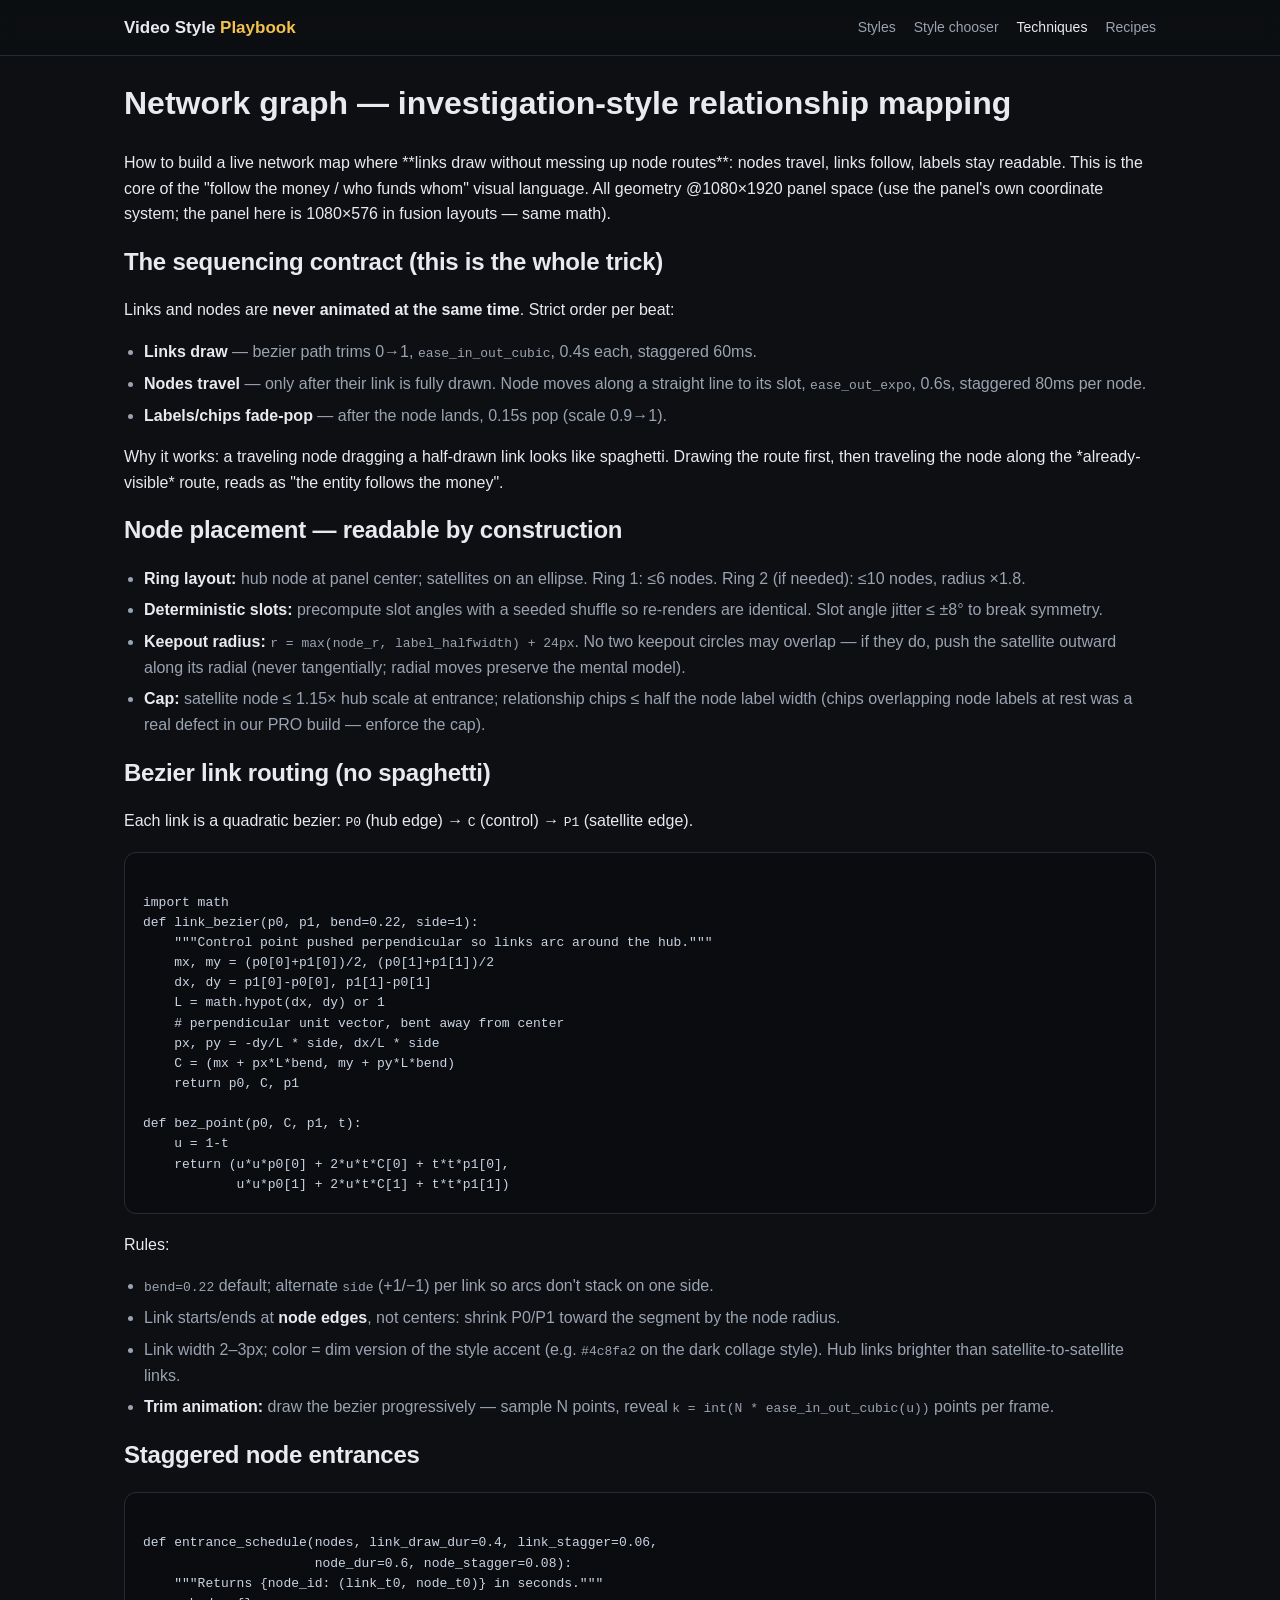
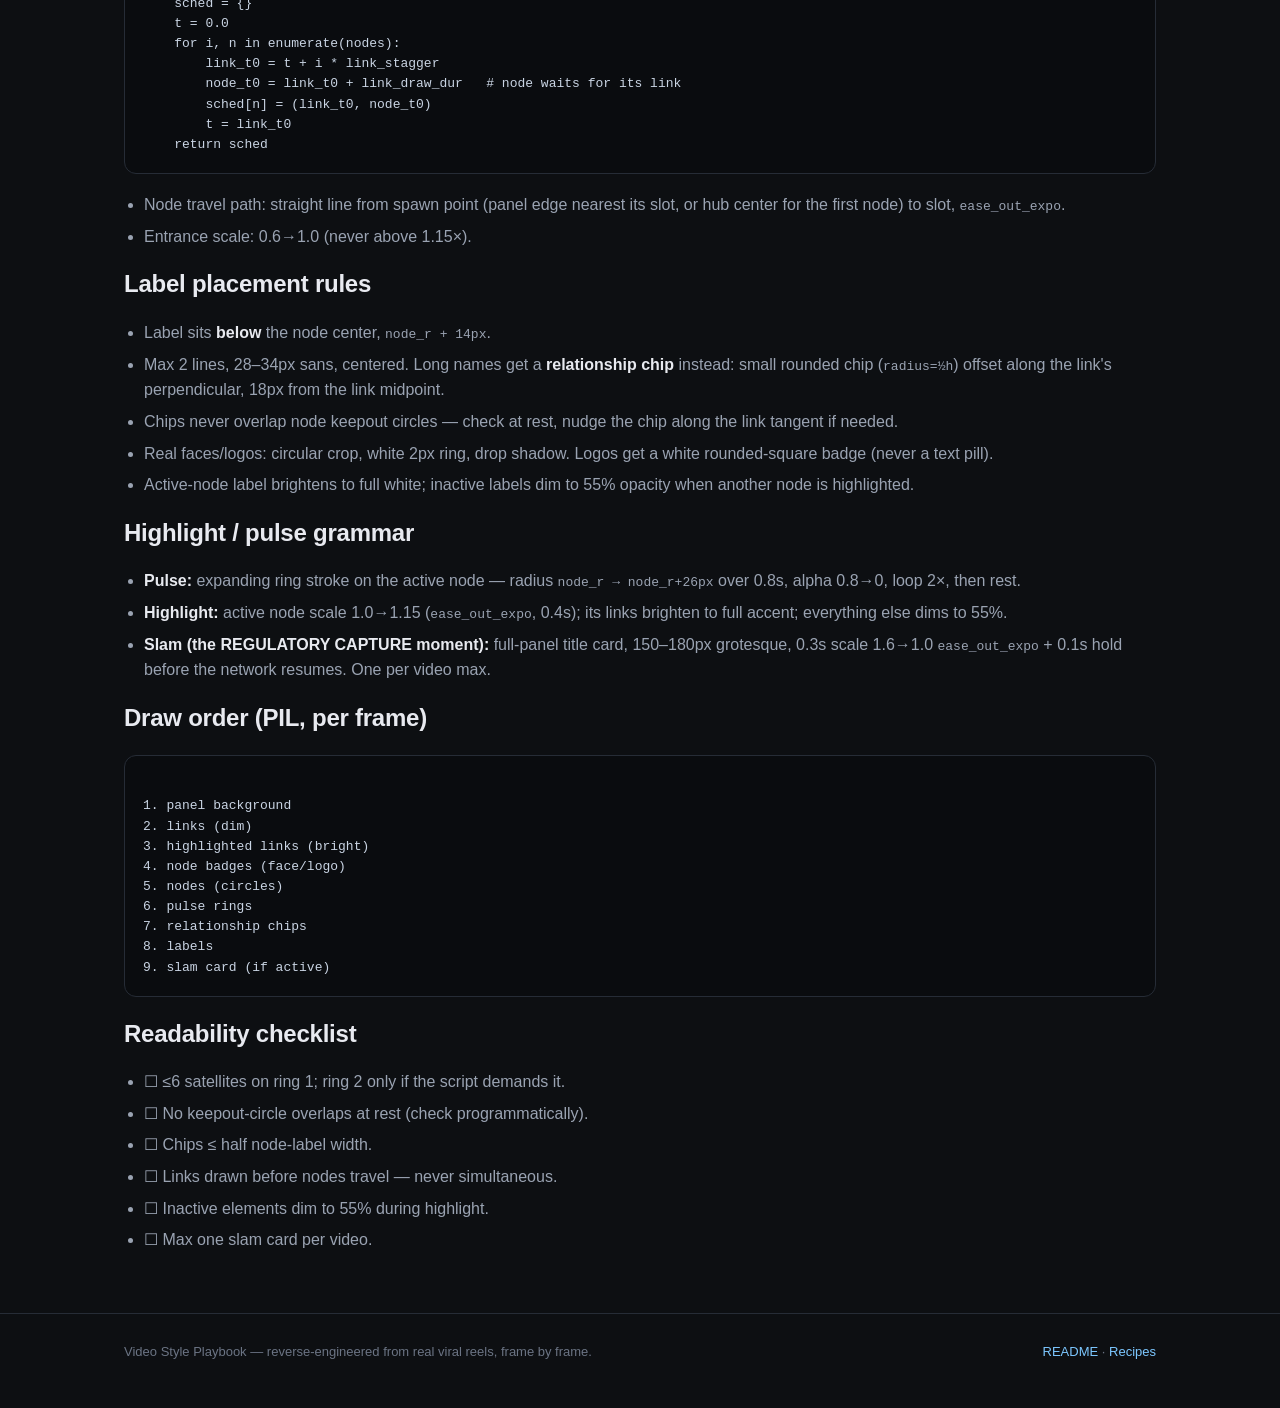
<file: docs/techniques/network-graph.html>
<!DOCTYPE html>
<html lang="en">
<head>
<meta charset="utf-8">
<meta name="viewport" content="width=device-width, initial-scale=1">
<title>Network Graph — Video Style Playbook</title>
<link rel="stylesheet" href="../assets/style.css">
</head>
<body>
<nav class="nav"><div class="nav-inner">
  <a class="brand" href="../index.html">Video Style <span>Playbook</span></a>
  <div class="nav-links">
    <a href="../index.html">Styles</a>
    <a href="../chooser.html">Style chooser</a>
    <a href="index.html" class="active">Techniques</a>
    <a href="../../RECIPES.md">Recipes</a>
  </div>
</div></nav>
<div class="wrap">
<h1>Network graph — investigation-style relationship mapping</h1>
<p>How to build a live network map where **links draw without messing up node routes**: nodes travel, links follow, labels stay readable. This is the core of the &quot;follow the money / who funds whom&quot; visual language. All geometry @1080×1920 panel space (use the panel&#x27;s own coordinate system; the panel here is 1080×576 in fusion layouts — same math).</p>
<h2 class="sec">The sequencing contract (this is the whole trick)</h2>
<p>Links and nodes are <b>never animated at the same time</b>. Strict order per beat:</p>
<ul class="tight">
<li><b>Links draw</b> — bezier path trims 0→1, <code>ease_in_out_cubic</code>, 0.4s each, staggered 60ms.</li>
<li><b>Nodes travel</b> — only after their link is fully drawn. Node moves along a straight line to its slot, <code>ease_out_expo</code>, 0.6s, staggered 80ms per node.</li>
<li><b>Labels/chips fade-pop</b> — after the node lands, 0.15s pop (scale 0.9→1).</li>
</ul>
<p>Why it works: a traveling node dragging a half-drawn link looks like spaghetti. Drawing the route first, then traveling the node along the *already-visible* route, reads as &quot;the entity follows the money&quot;.</p>
<h2 class="sec">Node placement — readable by construction</h2>
<ul class="tight">
<li><b>Ring layout:</b> hub node at panel center; satellites on an ellipse. Ring 1: ≤6 nodes. Ring 2 (if needed): ≤10 nodes, radius ×1.8.</li>
<li><b>Deterministic slots:</b> precompute slot angles with a seeded shuffle so re-renders are identical. Slot angle jitter ≤ ±8° to break symmetry.</li>
<li><b>Keepout radius:</b> <code>r = max(node_r, label_halfwidth) + 24px</code>. No two keepout circles may overlap — if they do, push the satellite outward along its radial (never tangentially; radial moves preserve the mental model).</li>
<li><b>Cap:</b> satellite node ≤ 1.15× hub scale at entrance; relationship chips ≤ half the node label width (chips overlapping node labels at rest was a real defect in our PRO build — enforce the cap).</li>
</ul>
<h2 class="sec">Bezier link routing (no spaghetti)</h2>
<p>Each link is a quadratic bezier: <code>P0</code> (hub edge) → <code>C</code> (control) → <code>P1</code> (satellite edge).</p>
<div class="code-wrap"><pre class="code">
import math
def link_bezier(p0, p1, bend=0.22, side=1):
    &quot;&quot;&quot;Control point pushed perpendicular so links arc around the hub.&quot;&quot;&quot;
    mx, my = (p0[0]+p1[0])/2, (p0[1]+p1[1])/2
    dx, dy = p1[0]-p0[0], p1[1]-p0[1]
    L = math.hypot(dx, dy) or 1
    # perpendicular unit vector, bent away from center
    px, py = -dy/L * side, dx/L * side
    C = (mx + px*L*bend, my + py*L*bend)
    return p0, C, p1

def bez_point(p0, C, p1, t):
    u = 1-t
    return (u*u*p0[0] + 2*u*t*C[0] + t*t*p1[0],
            u*u*p0[1] + 2*u*t*C[1] + t*t*p1[1])
</pre></div>
<p>Rules:</p>
<ul class="tight">
<li><code>bend=0.22</code> default; alternate <code>side</code> (+1/−1) per link so arcs don&#x27;t stack on one side.</li>
<li>Link starts/ends at <b>node edges</b>, not centers: shrink P0/P1 toward the segment by the node radius.</li>
<li>Link width 2–3px; color = dim version of the style accent (e.g. <code>#4c8fa2</code> on the dark collage style). Hub links brighter than satellite-to-satellite links.</li>
<li><b>Trim animation:</b> draw the bezier progressively — sample N points, reveal <code>k = int(N * ease_in_out_cubic(u))</code> points per frame.</li>
</ul>
<h2 class="sec">Staggered node entrances</h2>
<div class="code-wrap"><pre class="code">
def entrance_schedule(nodes, link_draw_dur=0.4, link_stagger=0.06,
                      node_dur=0.6, node_stagger=0.08):
    &quot;&quot;&quot;Returns {node_id: (link_t0, node_t0)} in seconds.&quot;&quot;&quot;
    sched = {}
    t = 0.0
    for i, n in enumerate(nodes):
        link_t0 = t + i * link_stagger
        node_t0 = link_t0 + link_draw_dur   # node waits for its link
        sched[n] = (link_t0, node_t0)
        t = link_t0
    return sched
</pre></div>
<ul class="tight">
<li>Node travel path: straight line from spawn point (panel edge nearest its slot, or hub center for the first node) to slot, <code>ease_out_expo</code>.</li>
<li>Entrance scale: 0.6→1.0 (never above 1.15×).</li>
</ul>
<h2 class="sec">Label placement rules</h2>
<ul class="tight">
<li>Label sits <b>below</b> the node center, <code>node_r + 14px</code>.</li>
<li>Max 2 lines, 28–34px sans, centered. Long names get a <b>relationship chip</b> instead: small rounded chip (<code>radius=½h</code>) offset along the link&#x27;s perpendicular, 18px from the link midpoint.</li>
<li>Chips never overlap node keepout circles — check at rest, nudge the chip along the link tangent if needed.</li>
<li>Real faces/logos: circular crop, white 2px ring, drop shadow. Logos get a white rounded-square badge (never a text pill).</li>
<li>Active-node label brightens to full white; inactive labels dim to 55% opacity when another node is highlighted.</li>
</ul>
<h2 class="sec">Highlight / pulse grammar</h2>
<ul class="tight">
<li><b>Pulse:</b> expanding ring stroke on the active node — radius <code>node_r → node_r+26px</code> over 0.8s, alpha 0.8→0, loop 2×, then rest.</li>
<li><b>Highlight:</b> active node scale 1.0→1.15 (<code>ease_out_expo</code>, 0.4s); its links brighten to full accent; everything else dims to 55%.</li>
<li><b>Slam (the REGULATORY CAPTURE moment):</b> full-panel title card, 150–180px grotesque, 0.3s scale 1.6→1.0 <code>ease_out_expo</code> + 0.1s hold before the network resumes. One per video max.</li>
</ul>
<h2 class="sec">Draw order (PIL, per frame)</h2>
<div class="code-wrap"><pre class="code">
1. panel background
2. links (dim) 
3. highlighted links (bright)
4. node badges (face/logo)
5. nodes (circles)
6. pulse rings
7. relationship chips
8. labels
9. slam card (if active)
</pre></div>
<h2 class="sec">Readability checklist</h2>
<ul class="tight">
<li>☐ ≤6 satellites on ring 1; ring 2 only if the script demands it.</li>
<li>☐ No keepout-circle overlaps at rest (check programmatically).</li>
<li>☐ Chips ≤ half node-label width.</li>
<li>☐ Links drawn before nodes travel — never simultaneous.</li>
<li>☐ Inactive elements dim to 55% during highlight.</li>
<li>☐ Max one slam card per video.</li>
</ul>
</div>
<footer><div class="wrap">
  <span>Video Style Playbook — reverse-engineered from real viral reels, frame by frame.</span>
  <span><a href="../../README.md">README</a> · <a href="../../RECIPES.md">Recipes</a></span>
</div></footer>
<script src="../assets/site.js"></script>
</body>
</html>
</file>
<file: docs/assets/style.css>
/* Video Style Playbook — dark docs aesthetic */
:root {
  --bg: #0d0f12;
  --bg-soft: #14171c;
  --bg-card: #181c22;
  --border: #262c36;
  --text: #e8eaf0;
  --muted: #9aa3b2;
  --faint: #6b7484;
  --accent: #f2c14e;
  --accent-ink: #1a1a1a;
  --link: #7cc7ff;
  --radius: 14px;
  --font: "Inter", -apple-system, "Segoe UI", Roboto, sans-serif;
  --mono: "JetBrains Mono", "SF Mono", Menlo, Consolas, monospace;
}
* { box-sizing: border-box; }
body {
  margin: 0; background: var(--bg); color: var(--text);
  font-family: var(--font); line-height: 1.6;
}
a { color: var(--link); text-decoration: none; }
a:hover { text-decoration: underline; }
.wrap { max-width: 1080px; margin: 0 auto; padding: 0 24px; }

/* nav */
.nav {
  position: sticky; top: 0; z-index: 50;
  background: rgba(13,15,18,.92); backdrop-filter: blur(10px);
  border-bottom: 1px solid var(--border);
}
.nav-inner { max-width: 1080px; margin: 0 auto; padding: 14px 24px;
  display: flex; align-items: center; gap: 20px; }
.nav .brand { font-weight: 800; font-size: 17px; color: var(--text); }
.nav .brand span { color: var(--accent); }
.nav-links { margin-left: auto; display: flex; gap: 18px; font-size: 14px; }
.nav-links a { color: var(--muted); }
.nav-links a:hover, .nav-links a.active { color: var(--text); }

/* hero */
.hero { padding: 72px 0 40px; }
.hero h1 { font-size: clamp(34px, 5vw, 56px); line-height: 1.1; margin: 0 0 16px;
  letter-spacing: -0.02em; }
.hero h1 em { color: var(--accent); font-style: normal; }
.hero p { color: var(--muted); font-size: 18px; max-width: 640px; margin: 0 0 28px; }
.btn {
  display: inline-block; background: var(--accent); color: var(--accent-ink);
  font-weight: 700; padding: 14px 28px; border-radius: 999px; font-size: 16px;
}
.btn:hover { text-decoration: none; filter: brightness(1.06); }
.btn-ghost {
  display: inline-block; border: 1px solid var(--border); color: var(--text);
  padding: 13px 26px; border-radius: 999px; font-size: 15px; margin-left: 12px;
}
.btn-ghost:hover { border-color: var(--faint); text-decoration: none; }

/* sections */
section.block { padding: 36px 0; }
h2.sec { font-size: 24px; margin: 0 0 6px; letter-spacing: -0.01em; }
p.lead { color: var(--muted); margin: 0 0 24px; }

/* style cards */
.grid { display: grid; grid-template-columns: repeat(auto-fill, minmax(300px, 1fr)); gap: 20px; }
.card {
  background: var(--bg-card); border: 1px solid var(--border);
  border-radius: var(--radius); overflow: hidden;
  transition: transform .18s ease, border-color .18s ease;
}
.card:hover { transform: translateY(-3px); border-color: #3a4250; }
.card img { width: 100%; aspect-ratio: 9/11; object-fit: cover; display: block; }
.card-body { padding: 18px; }
.card-body h3 { margin: 0 0 4px; font-size: 19px; }
.card-body h3 a { color: var(--text); }
.tags { display: flex; gap: 8px; flex-wrap: wrap; margin: 10px 0; }
.tag { font-size: 12px; background: var(--bg-soft); border: 1px solid var(--border);
  padding: 4px 12px; border-radius: 999px; color: var(--muted); }
.card-body p { color: var(--muted); font-size: 14px; margin: 0; }

/* swatches */
.swatches { display: grid; grid-template-columns: repeat(auto-fill, minmax(170px, 1fr)); gap: 12px; margin: 18px 0; }
.swatch { border: 1px solid var(--border); border-radius: 12px; overflow: hidden;
  cursor: pointer; background: var(--bg-card); }
.swatch .color { height: 74px; }
.swatch .meta { padding: 10px 12px; font-size: 13px; }
.swatch .meta b { display: block; font-size: 13px; }
.swatch .meta code { font-family: var(--mono); color: var(--muted); font-size: 12px; }
.swatch:hover .meta code { color: var(--accent); }
.toast {
  position: fixed; bottom: 28px; left: 50%; transform: translateX(-50%);
  background: var(--accent); color: var(--accent-ink); font-weight: 700;
  padding: 10px 22px; border-radius: 999px; opacity: 0; pointer-events: none;
  transition: opacity .2s; z-index: 99;
}
.toast.show { opacity: 1; }

/* type specimen */
.specimen { background: var(--bg-card); border: 1px solid var(--border);
  border-radius: var(--radius); padding: 28px; margin: 18px 0; }
.specimen .row { border-bottom: 1px dashed var(--border); padding: 14px 0; }
.specimen .row:last-child { border-bottom: none; }
.specimen .lbl { font-size: 12px; color: var(--faint); text-transform: uppercase;
  letter-spacing: .12em; margin-bottom: 6px; }

/* code */
pre.code {
  background: #0a0c0f; border: 1px solid var(--border); border-radius: 12px;
  padding: 18px; overflow-x: auto; font-family: var(--mono); font-size: 13px;
  line-height: 1.55; color: #c9d4e3; position: relative;
}
.copy-btn {
  position: absolute; top: 10px; right: 10px; font-size: 12px;
  background: var(--bg-soft); border: 1px solid var(--border); color: var(--muted);
  border-radius: 8px; padding: 6px 12px; cursor: pointer; font-family: var(--font);
}
.copy-btn:hover { color: var(--text); border-color: var(--faint); }
.code-wrap { position: relative; margin: 18px 0; }
.code-wrap pre.code { margin: 0; padding-top: 40px; }

/* scenario gallery */
.scen-grid { display: grid; grid-template-columns: repeat(auto-fill, minmax(200px, 1fr)); gap: 16px; }
.scen { background: var(--bg-card); border: 1px solid var(--border);
  border-radius: 12px; overflow: hidden; }
.scen img { width: 100%; aspect-ratio: 9/16; object-fit: cover; display: block; }
.scen .cap { padding: 10px 12px; font-size: 13px; color: var(--muted); }
.scen .cap b { color: var(--text); display: block; font-size: 13px; }
.scen.pending .ph { aspect-ratio: 9/16; display: flex; align-items: center;
  justify-content: center; background: repeating-linear-gradient(45deg, var(--bg-soft), var(--bg-soft) 12px, #10131a 12px, #10131a 24px);
  color: var(--faint); font-size: 13px; text-align: center; padding: 20px; }

/* lists */
ul.tight { padding-left: 20px; color: var(--muted); }
ul.tight li { margin: 6px 0; }
ul.tight b, .why b { color: var(--text); }

/* table */
table.cmp { width: 100%; border-collapse: collapse; font-size: 14px; margin: 18px 0; }
table.cmp th, table.cmp td { text-align: left; padding: 12px 14px;
  border-bottom: 1px solid var(--border); vertical-align: top; }
table.cmp th { color: var(--faint); font-weight: 600; font-size: 12px;
  text-transform: uppercase; letter-spacing: .08em; }
table.cmp td { color: var(--muted); }
table.cmp td:first-child { color: var(--text); font-weight: 600; white-space: nowrap; }

/* chooser */
.q { background: var(--bg-card); border: 1px solid var(--border);
  border-radius: var(--radius); padding: 22px; margin: 16px 0; }
.q h3 { margin: 0 0 14px; font-size: 17px; }
.opts { display: flex; flex-wrap: wrap; gap: 10px; }
.opt {
  border: 1px solid var(--border); background: var(--bg-soft); color: var(--muted);
  border-radius: 999px; padding: 10px 20px; cursor: pointer; font-size: 14px;
  font-family: var(--font); transition: all .15s;
}
.opt:hover { border-color: var(--faint); color: var(--text); }
.opt.sel { background: var(--accent); border-color: var(--accent); color: var(--accent-ink); font-weight: 700; }
#result { display: none; margin-top: 8px; }
.result-card { background: var(--bg-card); border: 2px solid var(--accent);
  border-radius: var(--radius); padding: 28px; }
.result-card h2 { margin: 0 0 8px; }
.result-card .runner { margin-top: 18px; padding-top: 18px; border-top: 1px solid var(--border); }

footer { border-top: 1px solid var(--border); margin-top: 60px; padding: 28px 0 48px;
  color: var(--faint); font-size: 13px; }
footer .wrap { display: flex; justify-content: space-between; flex-wrap: wrap; gap: 12px; }
@media (max-width: 640px) {
  .nav-links { display: none; }
  .hero { padding: 44px 0 28px; }
}
</file>
